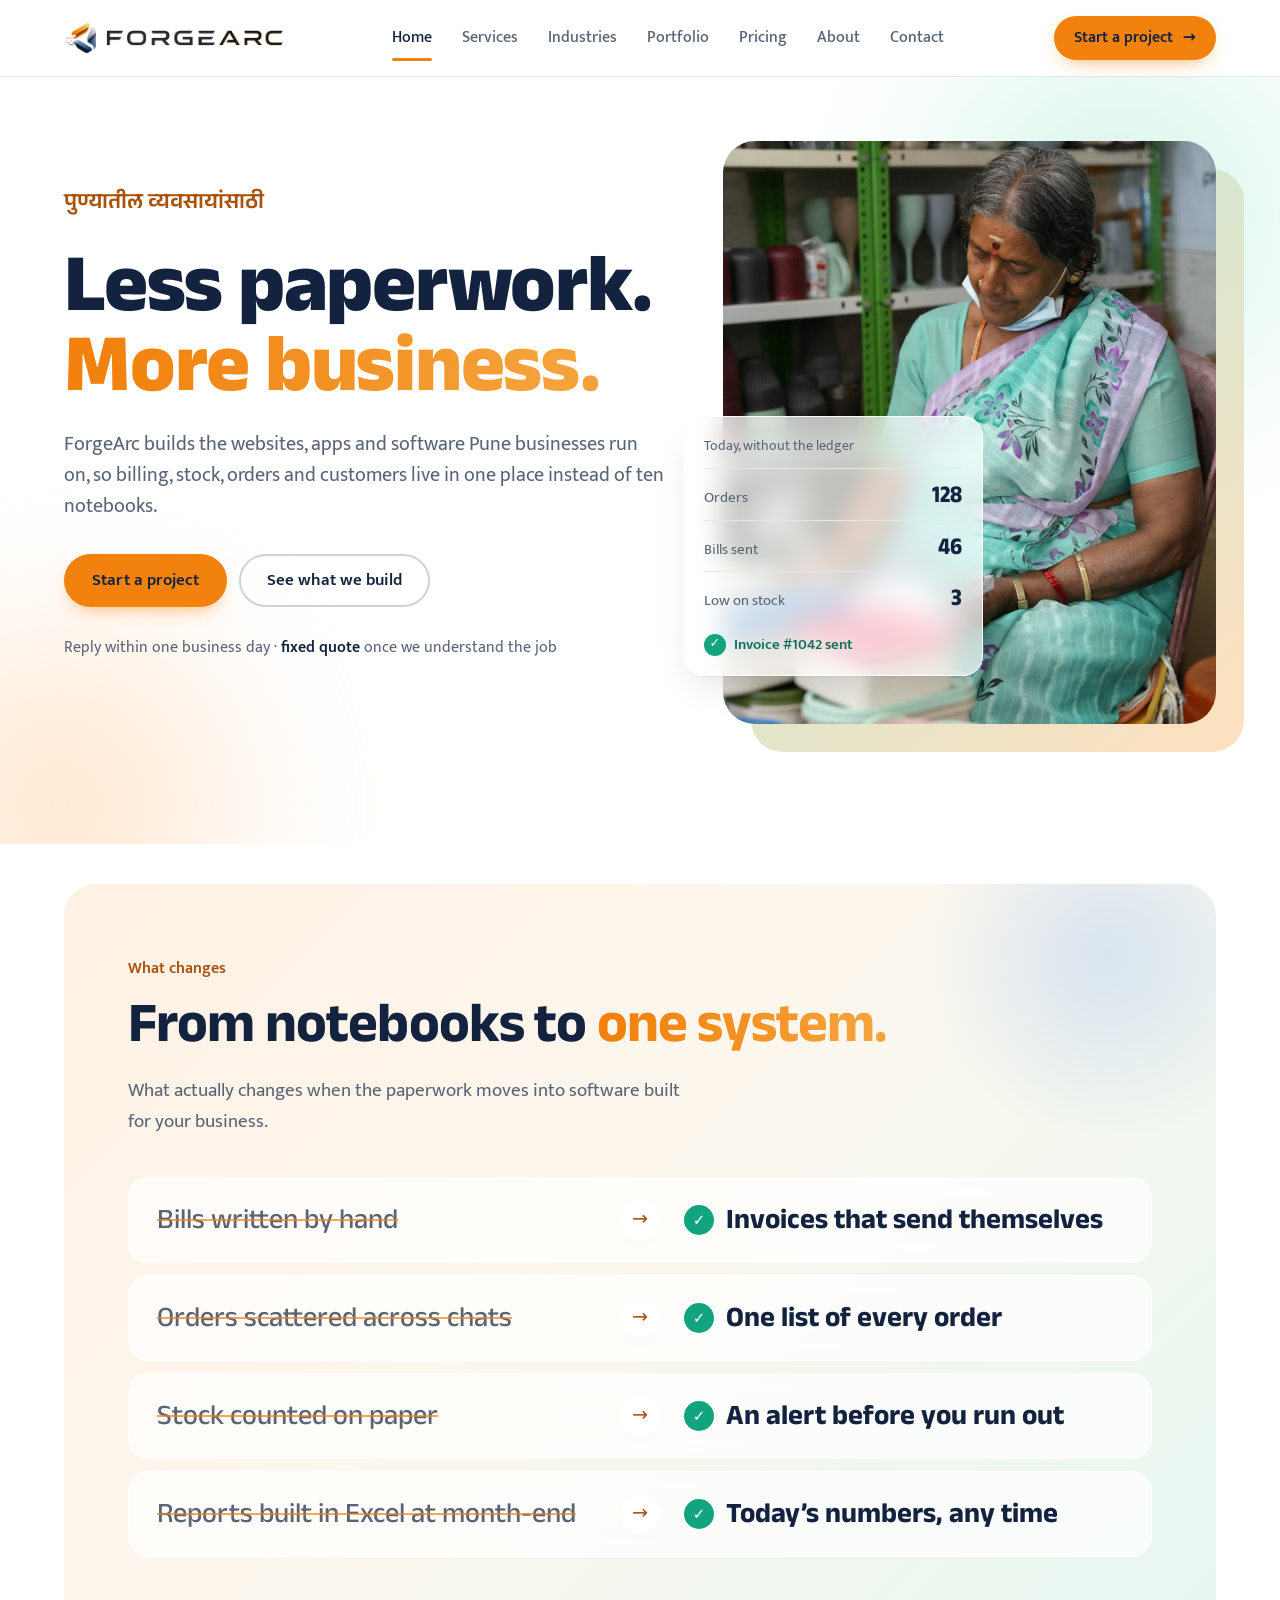
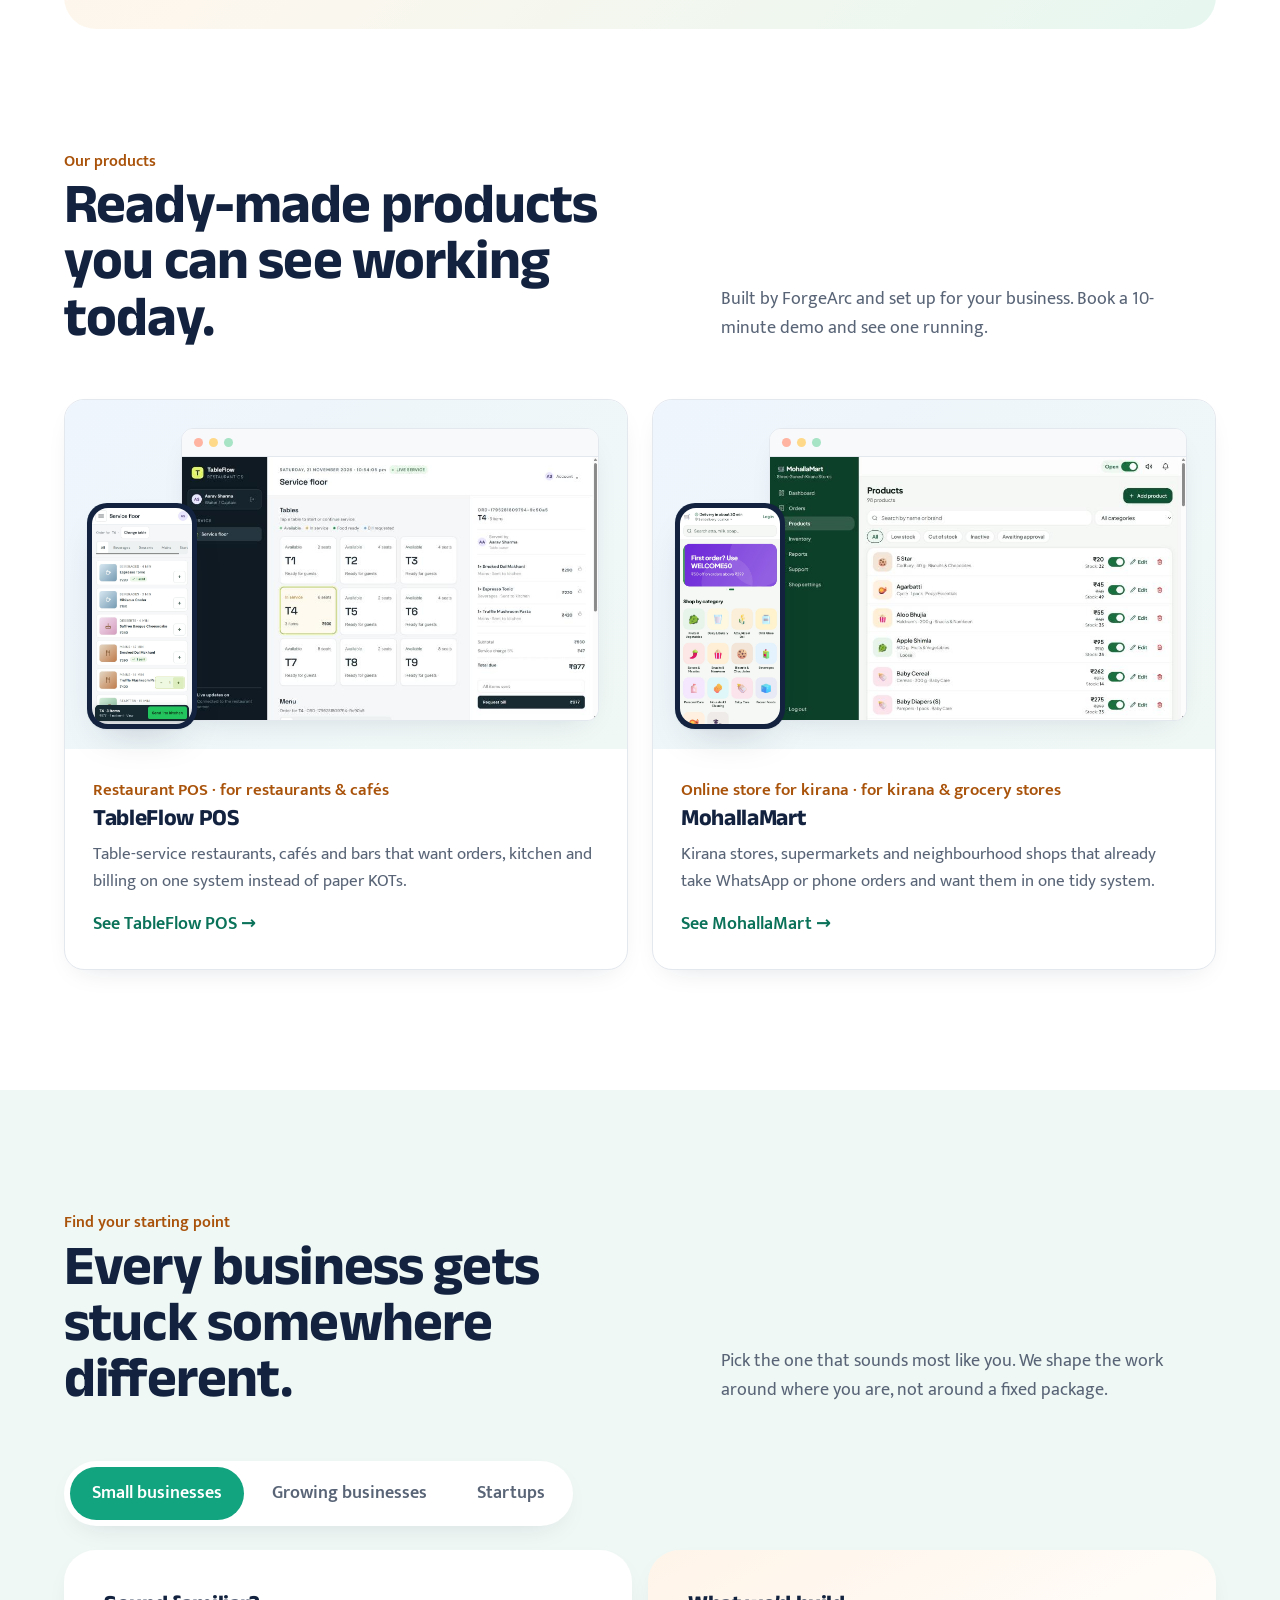
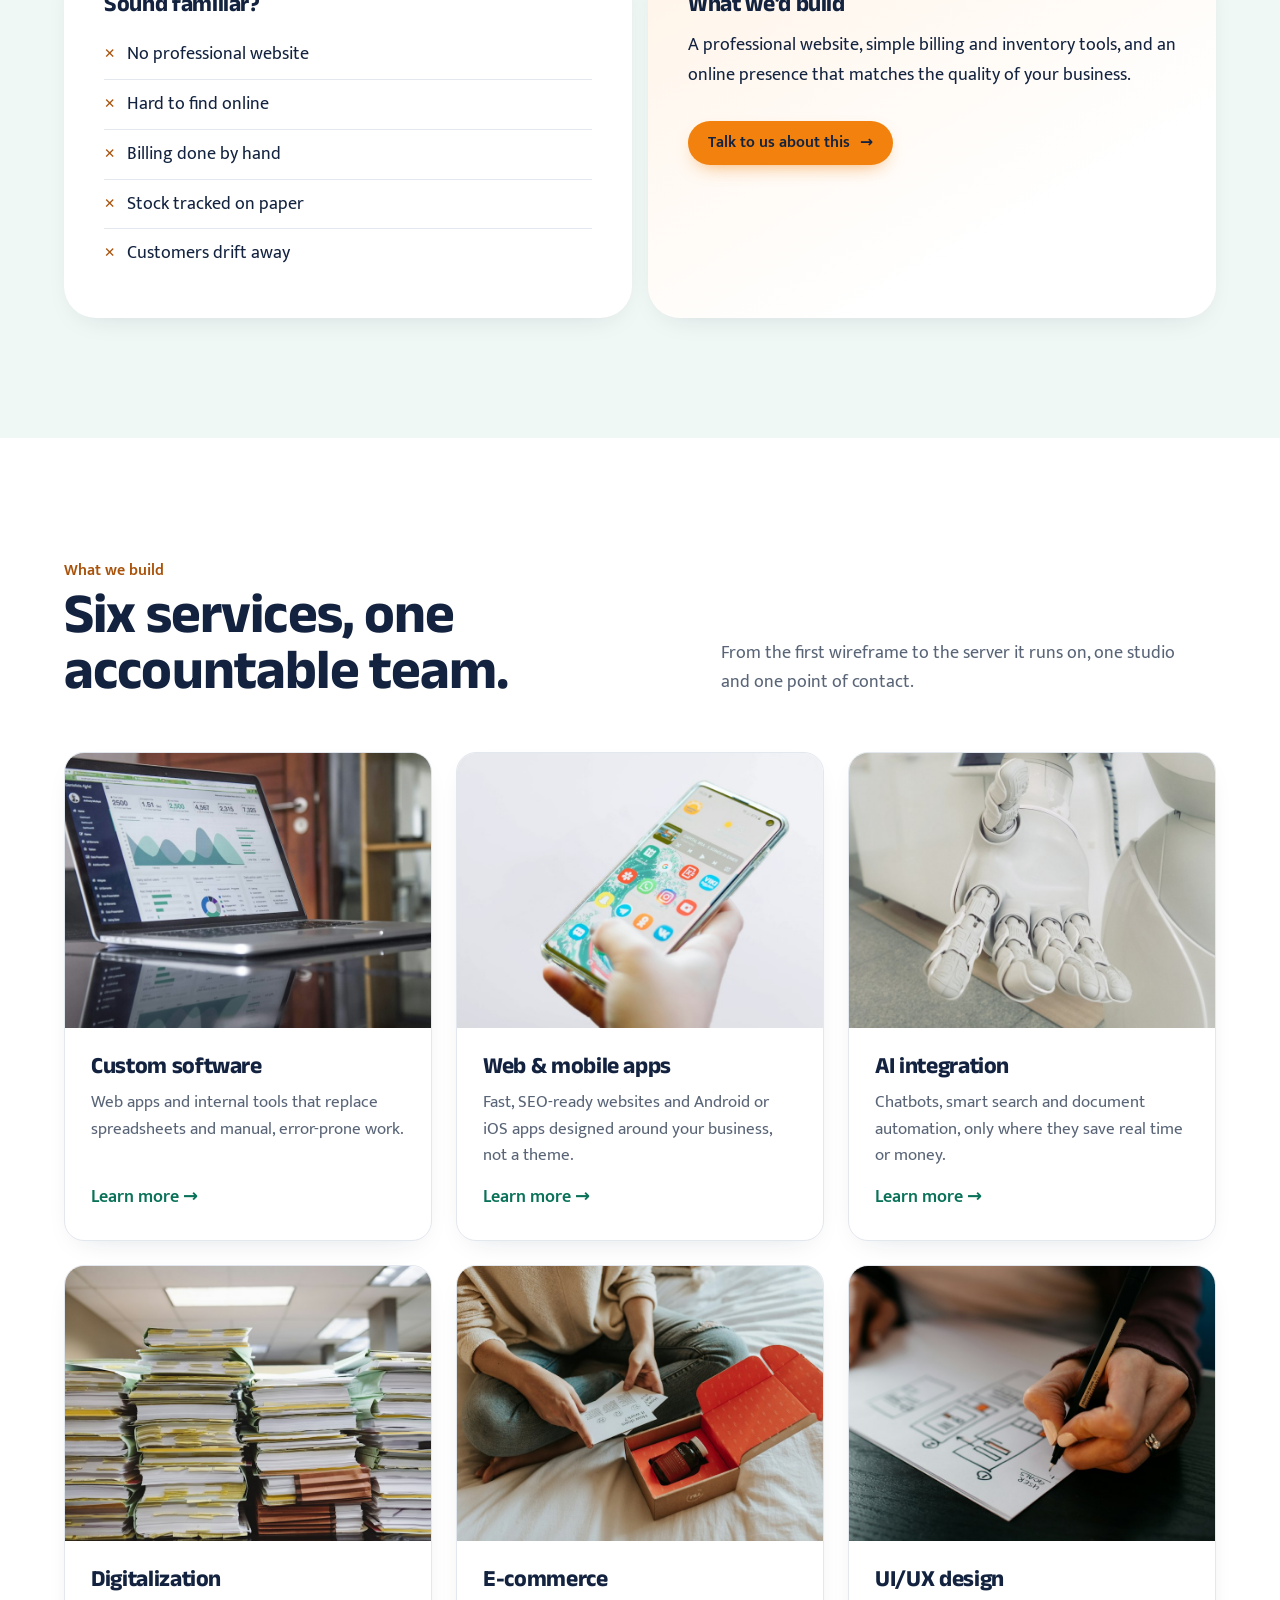
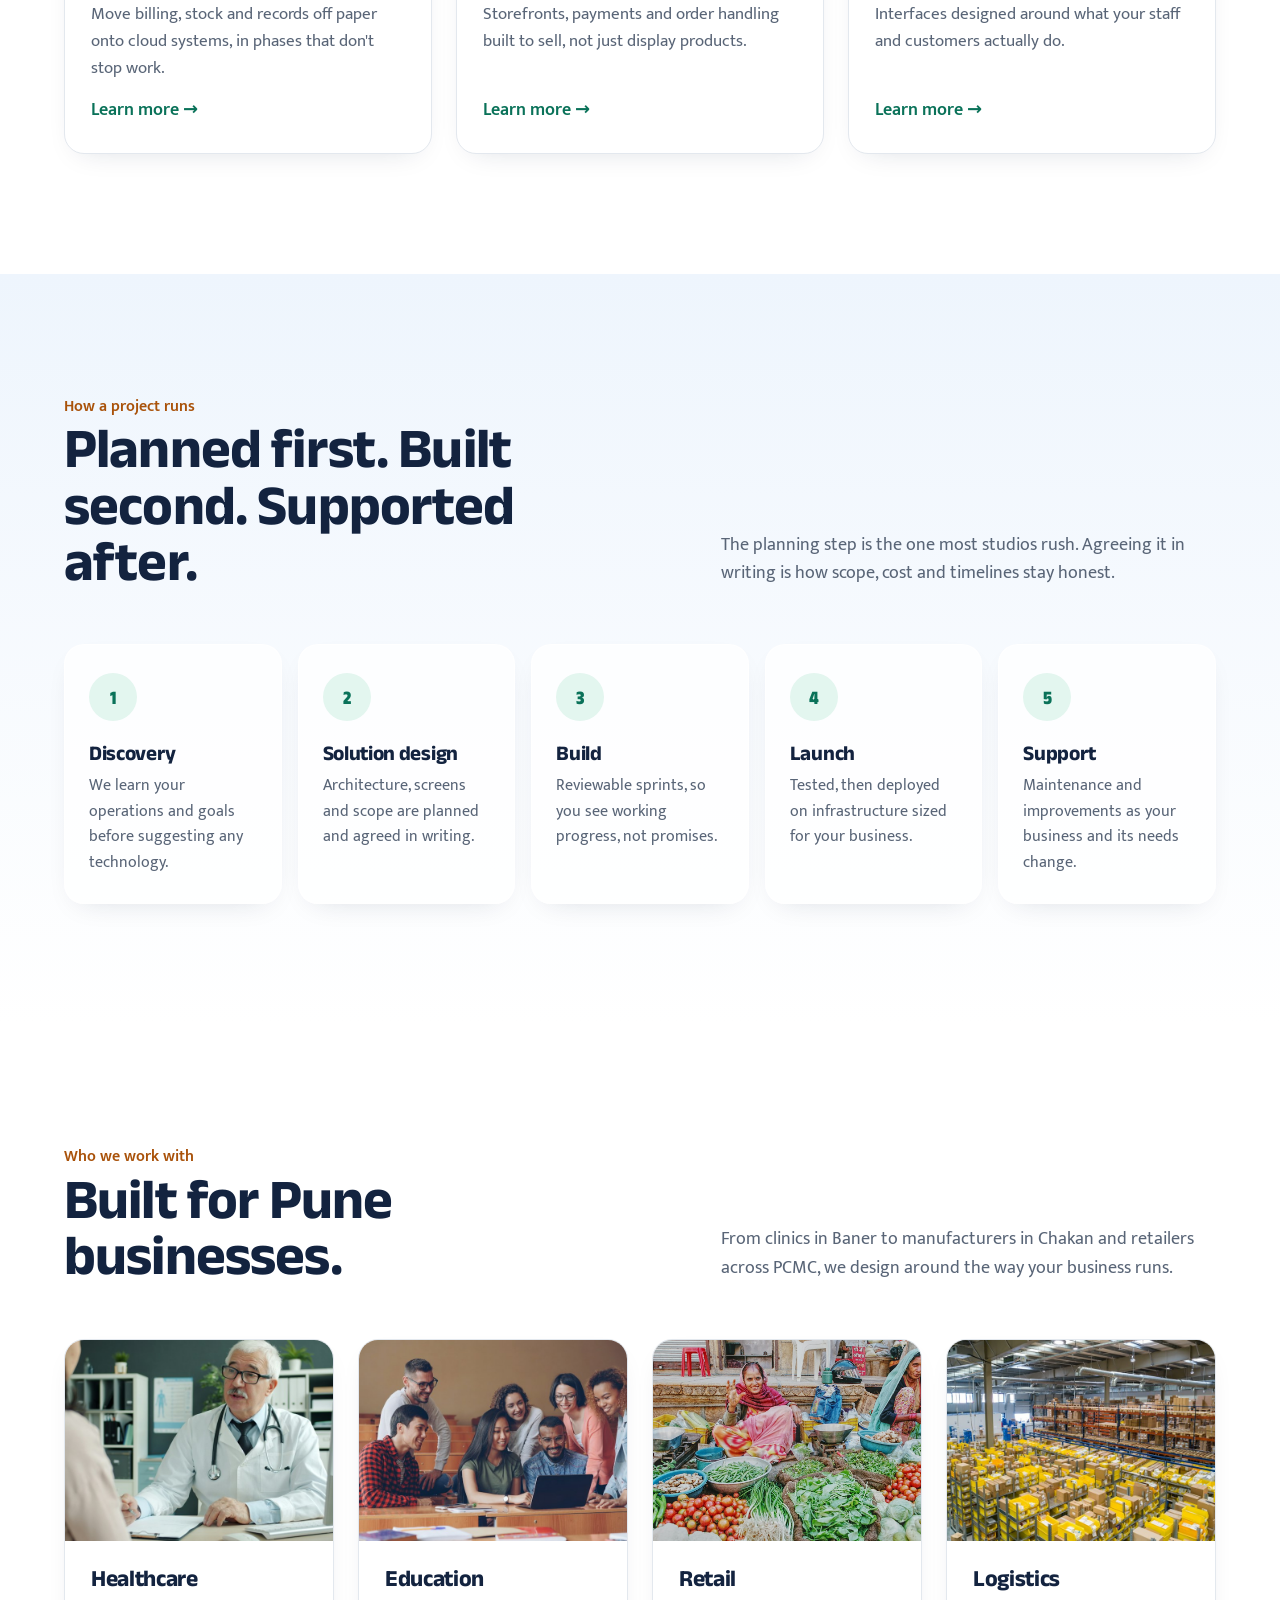
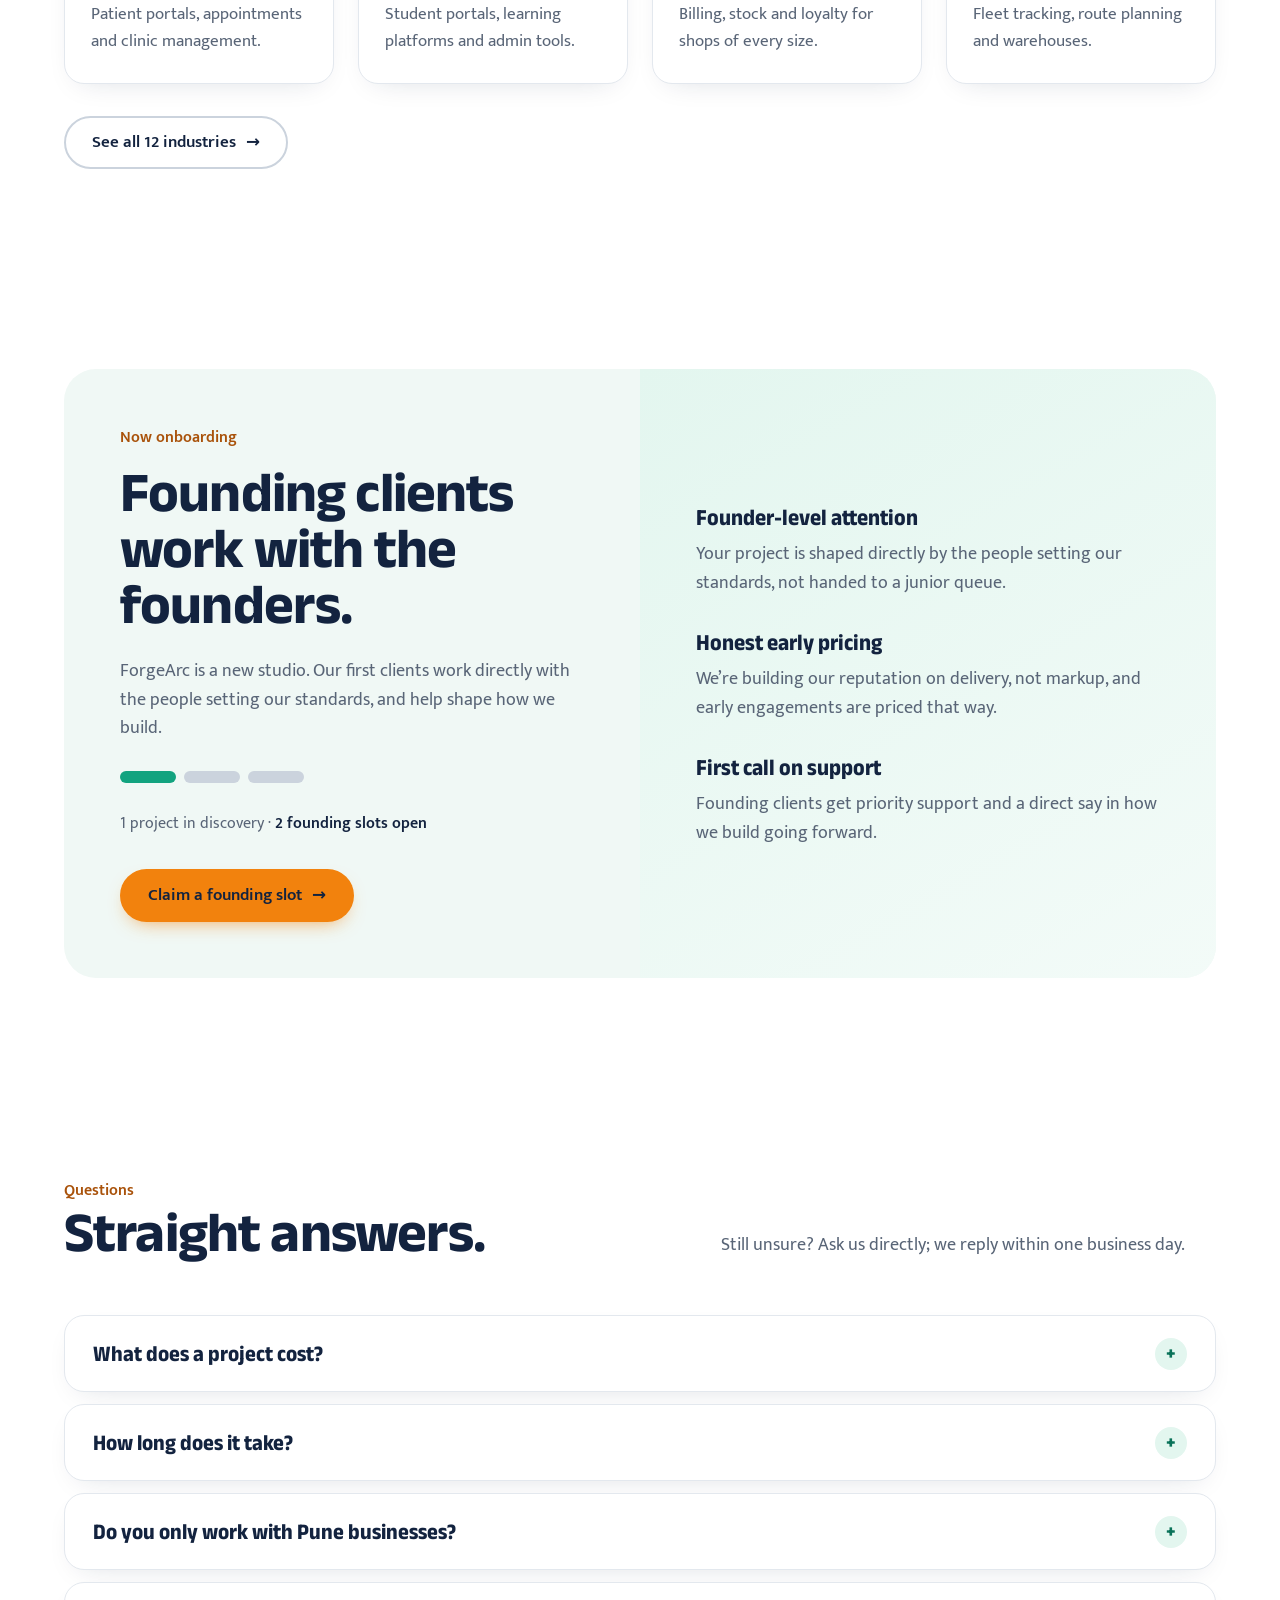
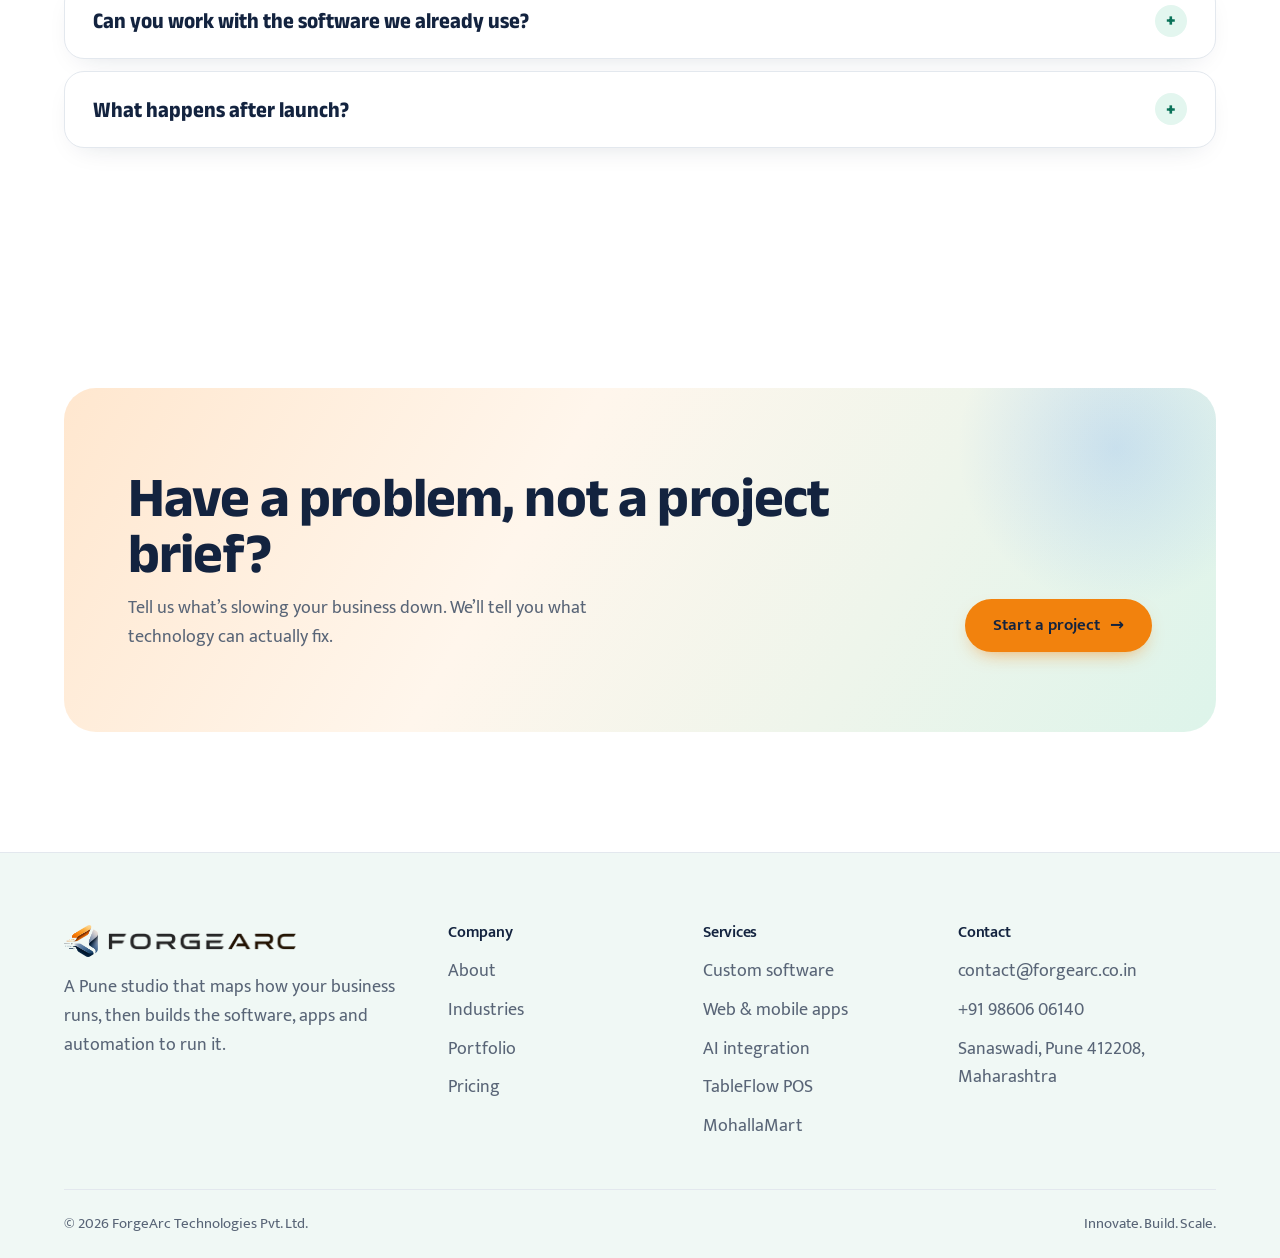
<file: index.html>
<!doctype html>
<html lang="en">
<head>
<meta charset="UTF-8">
<meta name="viewport" content="width=device-width, initial-scale=1.0">
<title>ForgeArc Technologies | Pune Software, Apps &amp; AI Automation</title>
<meta name="description" content="ForgeArc Technologies is a Pune-based IT and AI product studio building custom software, websites, mobile apps, automation, and digital infrastructure for growing businesses.">
<meta name="theme-color" content="#FFFFFF">
<link rel="canonical" href="https://www.forgearc.co.in/">
<meta property="og:type" content="website">
<meta property="og:title" content="ForgeArc Technologies | Pune Software, Apps &amp; AI Automation">
<meta property="og:description" content="ForgeArc Technologies is a Pune-based IT and AI product studio building custom software, websites, mobile apps, automation, and digital infrastructure for growing businesses.">
<meta property="og:url" content="https://www.forgearc.co.in/">
<meta property="og:image" content="https://www.forgearc.co.in/assets/icon-512.png">
<meta name="twitter:card" content="summary_large_image">
<meta name="twitter:title" content="ForgeArc Technologies | Pune Software, Apps &amp; AI Automation">
<meta name="twitter:description" content="ForgeArc Technologies is a Pune-based IT and AI product studio building custom software, websites, mobile apps, automation, and digital infrastructure for growing businesses.">
<meta name="twitter:image" content="https://www.forgearc.co.in/assets/icon-512.png">
<link rel="icon" href="assets/mark.png" type="image/png">
<link rel="apple-touch-icon" href="assets/icon-180.png">
<link rel="preconnect" href="https://fonts.googleapis.com">
<link rel="preconnect" href="https://fonts.gstatic.com" crossorigin>
<link href="https://fonts.googleapis.com/css2?family=Anek+Devanagari:wght@600&family=Anek+Latin:wdth,wght@75..125,400..800&family=Mukta:wght@400;500;600&display=swap" rel="stylesheet">
<link rel="stylesheet" href="css/style.css">
<script>document.documentElement.classList.add('js');</script>
</head>
<body data-page="home">
<a class="skip" href="#main">Skip to content</a>
<header class="site-header" id="site-header"></header>

<main id="main">
<section class="hero">
  <div class="container hero-grid">
    <div>
      <p class="marathi" lang="mr">पुण्यातील व्यवसायांसाठी</p>
      <h1>Less paperwork. <em>More business.</em></h1>
      <p class="lede">ForgeArc builds the websites, apps and software Pune businesses run on, so billing, stock, orders and customers live in one place instead of ten notebooks.</p>
      <div class="actions">
        <a class="btn btn-forge" href="contact.html">Start a project</a>
        <a class="btn btn-line" href="services.html">See what we build</a>
      </div>
      <p class="hero-note">Reply within one business day &middot; <b>fixed quote</b> once we understand the job</p>
    </div>
    <figure class="hero-photo">
      <img src="assets/photos/hero-ledger.jpg" alt="A shopkeeper writing up the day&rsquo;s accounts by hand in a ledger" width="1100" height="1300" fetchpriority="high">
      <div class="float" aria-hidden="true">
        <div class="t">Today, without the ledger</div>
        <div class="row"><span>Orders</span><b>128</b></div>
        <div class="row"><span>Bills sent</span><b>46</b></div>
        <div class="row"><span>Low on stock</span><b>3</b></div>
        <div class="done">Invoice #1042 sent</div>
      </div>
    </figure>
  </div>
</section>

<section class="shift">
  <div class="container">
   <div class="shift-panel">
    <p class="label">What changes</p>
    <h2>From notebooks to <em>one system.</em></h2>
    <p class="lead">What actually changes when the paperwork moves into software built for your business.</p>
    <div class="shift-rows">
      <div class="shift-row reveal"><span class="was">Bills written by hand</span><span class="to" aria-hidden="true">&rarr;</span><span class="now">Invoices that send themselves</span></div>
      <div class="shift-row reveal"><span class="was">Orders scattered across chats</span><span class="to" aria-hidden="true">&rarr;</span><span class="now">One list of every order</span></div>
      <div class="shift-row reveal"><span class="was">Stock counted on paper</span><span class="to" aria-hidden="true">&rarr;</span><span class="now">An alert before you run out</span></div>
      <div class="shift-row reveal"><span class="was">Reports built in Excel at month-end</span><span class="to" aria-hidden="true">&rarr;</span><span class="now">Today&rsquo;s numbers, any time</span></div>
    </div>
   </div>
  </div>
</section>

<section class="section">
  <div class="container">
    <div class="section-head"><div><p class="label">Our products</p><h2>Ready-made products you can see working today.</h2></div><p>Built by ForgeArc and set up for your business. Book a 10-minute demo and see one running.</p></div>
    <div class="grid g2"><a class="card product-card link reveal" href="tableflow.html">
        <div class="pc-media"><div class="browser-frame"><div class="bar" aria-hidden="true"><i></i><i></i><i></i></div><img src="assets/products/tableflow-desktop.jpg" alt="" width="800" height="506" loading="lazy"></div><div class="phone-frame"><img src="assets/products/tableflow-order.jpg" alt="" width="750" height="1624" loading="lazy"></div></div>
        <div class="body"><p class="label">Restaurant POS &middot; for restaurants &amp; caf&eacute;s</p><h3>TableFlow POS</h3><p>Table-service restaurants, caf&eacute;s and bars that want orders, kitchen and billing on one system instead of paper KOTs.</p><span class="more">See TableFlow POS &rarr;</span></div>
      </a><a class="card product-card link reveal" href="mohalla-mart.html">
        <div class="pc-media"><div class="browser-frame"><div class="bar" aria-hidden="true"><i></i><i></i><i></i></div><img src="assets/products/mohallamart-products.jpg" alt="" width="800" height="506" loading="lazy"></div><div class="phone-frame"><img src="assets/products/mohallamart-store.jpg" alt="" width="750" height="1624" loading="lazy"></div></div>
        <div class="body"><p class="label">Online store for kirana &middot; for kirana &amp; grocery stores</p><h3>MohallaMart</h3><p>Kirana stores, supermarkets and neighbourhood shops that already take WhatsApp or phone orders and want them in one tidy system.</p><span class="more">See MohallaMart &rarr;</span></div>
      </a></div>
  </div>
</section>

<section class="section band">
  <div class="container">
    <div class="section-head">
      <div><p class="label">Find your starting point</p><h2>Every business gets stuck somewhere different.</h2></div>
      <p>Pick the one that sounds most like you. We shape the work around where you are, not around a fixed package.</p>
    </div>
    <div class="tabs" role="tablist" aria-label="Business stage"><button class="tab" role="tab" id="tab-small" aria-controls="panel-small" aria-selected="true" tabindex="0">Small businesses</button><button class="tab" role="tab" id="tab-medium" aria-controls="panel-medium" aria-selected="false" tabindex="-1">Growing businesses</button><button class="tab" role="tab" id="tab-startup" aria-controls="panel-startup" aria-selected="false" tabindex="-1">Startups</button></div>
    <div class="tab-panel" role="tabpanel" id="panel-small" aria-labelledby="tab-small">
        <div><h3>Sound familiar?</h3><ul><li>No professional website</li><li>Hard to find online</li><li>Billing done by hand</li><li>Stock tracked on paper</li><li>Customers drift away</li></ul></div>
        <div><h3>What we&rsquo;d build</h3><p>A professional website, simple billing and inventory tools, and an online presence that matches the quality of your business.</p><div class="actions"><a class="btn btn-forge btn-sm" href="contact.html">Talk to us about this <span class="arr" aria-hidden="true">&rarr;</span></a></div></div>
      </div><div class="tab-panel" role="tabpanel" id="panel-medium" aria-labelledby="tab-medium" hidden>
        <div><h3>Sound familiar?</h3><ul><li>Several systems that don’t talk to each other</li><li>Too much repetitive manual work</li><li>Reports nobody trusts</li><li>Growth exposes every gap</li></ul></div>
        <div><h3>What we&rsquo;d build</h3><p>We connect fragmented tools into one system, automate the repetitive work, and give you reporting you can actually rely on.</p><div class="actions"><a class="btn btn-forge btn-sm" href="contact.html">Talk to us about this <span class="arr" aria-hidden="true">&rarr;</span></a></div></div>
      </div><div class="tab-panel" role="tabpanel" id="panel-startup" aria-labelledby="tab-startup" hidden>
        <div><h3>Sound familiar?</h3><ul><li>You need an MVP, fast</li><li>The budget is tight</li><li>Architecture has to scale later</li><li>You need technical judgement, not just code</li></ul></div>
        <div><h3>What we&rsquo;d build</h3><p>A lean, well-architected MVP built to validate fast, on infrastructure that won’t need a rebuild when traction arrives.</p><div class="actions"><a class="btn btn-forge btn-sm" href="contact.html">Talk to us about this <span class="arr" aria-hidden="true">&rarr;</span></a></div></div>
      </div>
  </div>
</section>

<section class="section">
  <div class="container">
    <div class="section-head">
      <div><p class="label">What we build</p><h2>Six services, one accountable team.</h2></div>
      <p>From the first wireframe to the server it runs on, one studio and one point of contact.</p>
    </div>
    <div class="grid g3"><a class="card photo-card link reveal" href="services.html#custom-software"><img src="assets/photos/svc-software.jpg" alt="" width="960" height="640" loading="lazy"><div class="body"><h3>Custom software</h3><p>Web apps and internal tools that replace spreadsheets and manual, error-prone work.</p><span class="more">Learn more &rarr;</span></div></a><a class="card photo-card link reveal" href="services.html#apps"><img src="assets/photos/svc-apps.jpg" alt="" width="960" height="640" loading="lazy"><div class="body"><h3>Web &amp; mobile apps</h3><p>Fast, SEO-ready websites and Android or iOS apps designed around your business, not a theme.</p><span class="more">Learn more &rarr;</span></div></a><a class="card photo-card link reveal" href="services.html#ai"><img src="assets/photos/svc-ai.jpg" alt="" width="960" height="640" loading="lazy"><div class="body"><h3>AI integration</h3><p>Chatbots, smart search and document automation, only where they save real time or money.</p><span class="more">Learn more &rarr;</span></div></a><a class="card photo-card link reveal" href="services.html#digitalization"><img src="assets/photos/svc-digital.jpg" alt="" width="960" height="640" loading="lazy"><div class="body"><h3>Digitalization</h3><p>Move billing, stock and records off paper onto cloud systems, in phases that don't stop work.</p><span class="more">Learn more &rarr;</span></div></a><a class="card photo-card link reveal" href="services.html#ecommerce"><img src="assets/photos/svc-ecommerce.jpg" alt="" width="960" height="640" loading="lazy"><div class="body"><h3>E-commerce</h3><p>Storefronts, payments and order handling built to sell, not just display products.</p><span class="more">Learn more &rarr;</span></div></a><a class="card photo-card link reveal" href="services.html#uiux"><img src="assets/photos/svc-uiux.jpg" alt="" width="960" height="640" loading="lazy"><div class="body"><h3>UI/UX design</h3><p>Interfaces designed around what your staff and customers actually do.</p><span class="more">Learn more &rarr;</span></div></a></div>
  </div>
</section>

<section class="section steps-band">
  <div class="container">
    <div class="section-head">
      <div><p class="label">How a project runs</p><h2>Planned first. Built second. Supported after.</h2></div>
      <p>The planning step is the one most studios rush. Agreeing it in writing is how scope, cost and timelines stay honest.</p>
    </div>
    <ol class="steps"><li class="step"><h3>Discovery</h3><p>We learn your operations and goals before suggesting any technology.</p></li><li class="step"><h3>Solution design</h3><p>Architecture, screens and scope are planned and agreed in writing.</p></li><li class="step"><h3>Build</h3><p>Reviewable sprints, so you see working progress, not promises.</p></li><li class="step"><h3>Launch</h3><p>Tested, then deployed on infrastructure sized for your business.</p></li><li class="step"><h3>Support</h3><p>Maintenance and improvements as your business and its needs change.</p></li></ol>
  </div>
</section>

<section class="section">
  <div class="container">
    <div class="section-head">
      <div><p class="label">Who we work with</p><h2>Built for Pune businesses.</h2></div>
      <p>From clinics in Baner to manufacturers in Chakan and retailers across PCMC, we design around the way your business runs.</p>
    </div>
    <div class="grid g4"><a class="card photo-card link reveal" href="industries.html"><img src="assets/photos/healthcare.jpg" alt="" width="800" height="500" loading="lazy"><div class="body"><h3>Healthcare</h3><p>Patient portals, appointments and clinic management.</p></div></a><a class="card photo-card link reveal" href="industries.html"><img src="assets/photos/education.jpg" alt="" width="800" height="500" loading="lazy"><div class="body"><h3>Education</h3><p>Student portals, learning platforms and admin tools.</p></div></a><a class="card photo-card link reveal" href="industries.html"><img src="assets/photos/shop-kirana.jpg" alt="" width="800" height="500" loading="lazy"><div class="body"><h3>Retail</h3><p>Billing, stock and loyalty for shops of every size.</p></div></a><a class="card photo-card link reveal" href="industries.html"><img src="assets/photos/logistics.jpg" alt="" width="800" height="500" loading="lazy"><div class="body"><h3>Logistics</h3><p>Fleet tracking, route planning and warehouses.</p></div></a></div>
    <div class="actions"><a class="btn btn-line" href="industries.html">See all 12 industries <span class="arr" aria-hidden="true">&rarr;</span></a></div>
  </div>
</section>

<section class="section-tight">
  <div class="container">
    <div class="offer reveal">
      <div>
        <p class="label">Now onboarding</p>
        <h2>Founding clients work with the founders.</h2>
        <p>ForgeArc is a new studio. Our first clients work directly with the people setting our standards, and help shape how we build.</p>
        <div class="slots" aria-hidden="true"><i class="taken"></i><i></i><i></i></div>
        <p class="hero-note">1 project in discovery &middot; <b>2 founding slots open</b></p>
        <div class="actions"><a class="btn btn-forge" href="contact.html">Claim a founding slot <span class="arr" aria-hidden="true">&rarr;</span></a></div>
      </div>
      <div>
        <ul>
          <li><b>Founder-level attention</b><span>Your project is shaped directly by the people setting our standards, not handed to a junior queue.</span></li>
          <li><b>Honest early pricing</b><span>We&rsquo;re building our reputation on delivery, not markup, and early engagements are priced that way.</span></li>
          <li><b>First call on support</b><span>Founding clients get priority support and a direct say in how we build going forward.</span></li>
        </ul>
      </div>
    </div>
  </div>
</section>

<section class="section">
  <div class="container">
    <div class="section-head">
      <div><p class="label">Questions</p><h2>Straight answers.</h2></div>
      <p>Still unsure? Ask us directly; we reply within one business day.</p>
    </div>
    <div class="faq"><details><summary>What does a project cost?</summary><p>Websites start from &#8377;10K and custom web or mobile apps from &#8377;50K. Every quote is fixed once we understand what you actually need. <a class="u" href="pricing.html">See pricing</a>.</p></details><details><summary>How long does it take?</summary><p>A website usually takes 1&ndash;2 weeks. A custom web or mobile app usually takes 6&ndash;8 weeks. Larger, multi-system work is scoped individually.</p></details><details><summary>Do you only work with Pune businesses?</summary><p>We&rsquo;re based in Sanaswadi, Pune, and work with businesses both locally and remotely.</p></details><details><summary>Can you work with the software we already use?</summary><p>Yes. Connecting to the tools you already rely on is a normal part of our custom software work.</p></details><details><summary>What happens after launch?</summary><p>Every project includes a support window: 30 days for websites and 90 days for apps. Ongoing maintenance plans are available after that.</p></details></div>
  </div>
</section>

<section class="section">
  <div class="container">
    <div class="cta reveal">
      <div><h2>Have a problem, not a project brief?</h2><p>Tell us what&rsquo;s slowing your business down. We&rsquo;ll tell you what technology can actually fix.</p></div>
      <a class="btn btn-forge" href="contact.html">Start a project <span class="arr" aria-hidden="true">&rarr;</span></a>
    </div>
  </div>
</section>

</main>

<footer class="site-footer" id="site-footer"></footer>

<script src="js/layout.js"></script>
<script src="js/schema.js"></script>
<script src="js/script.js"></script>
</body>
</html>
</file>
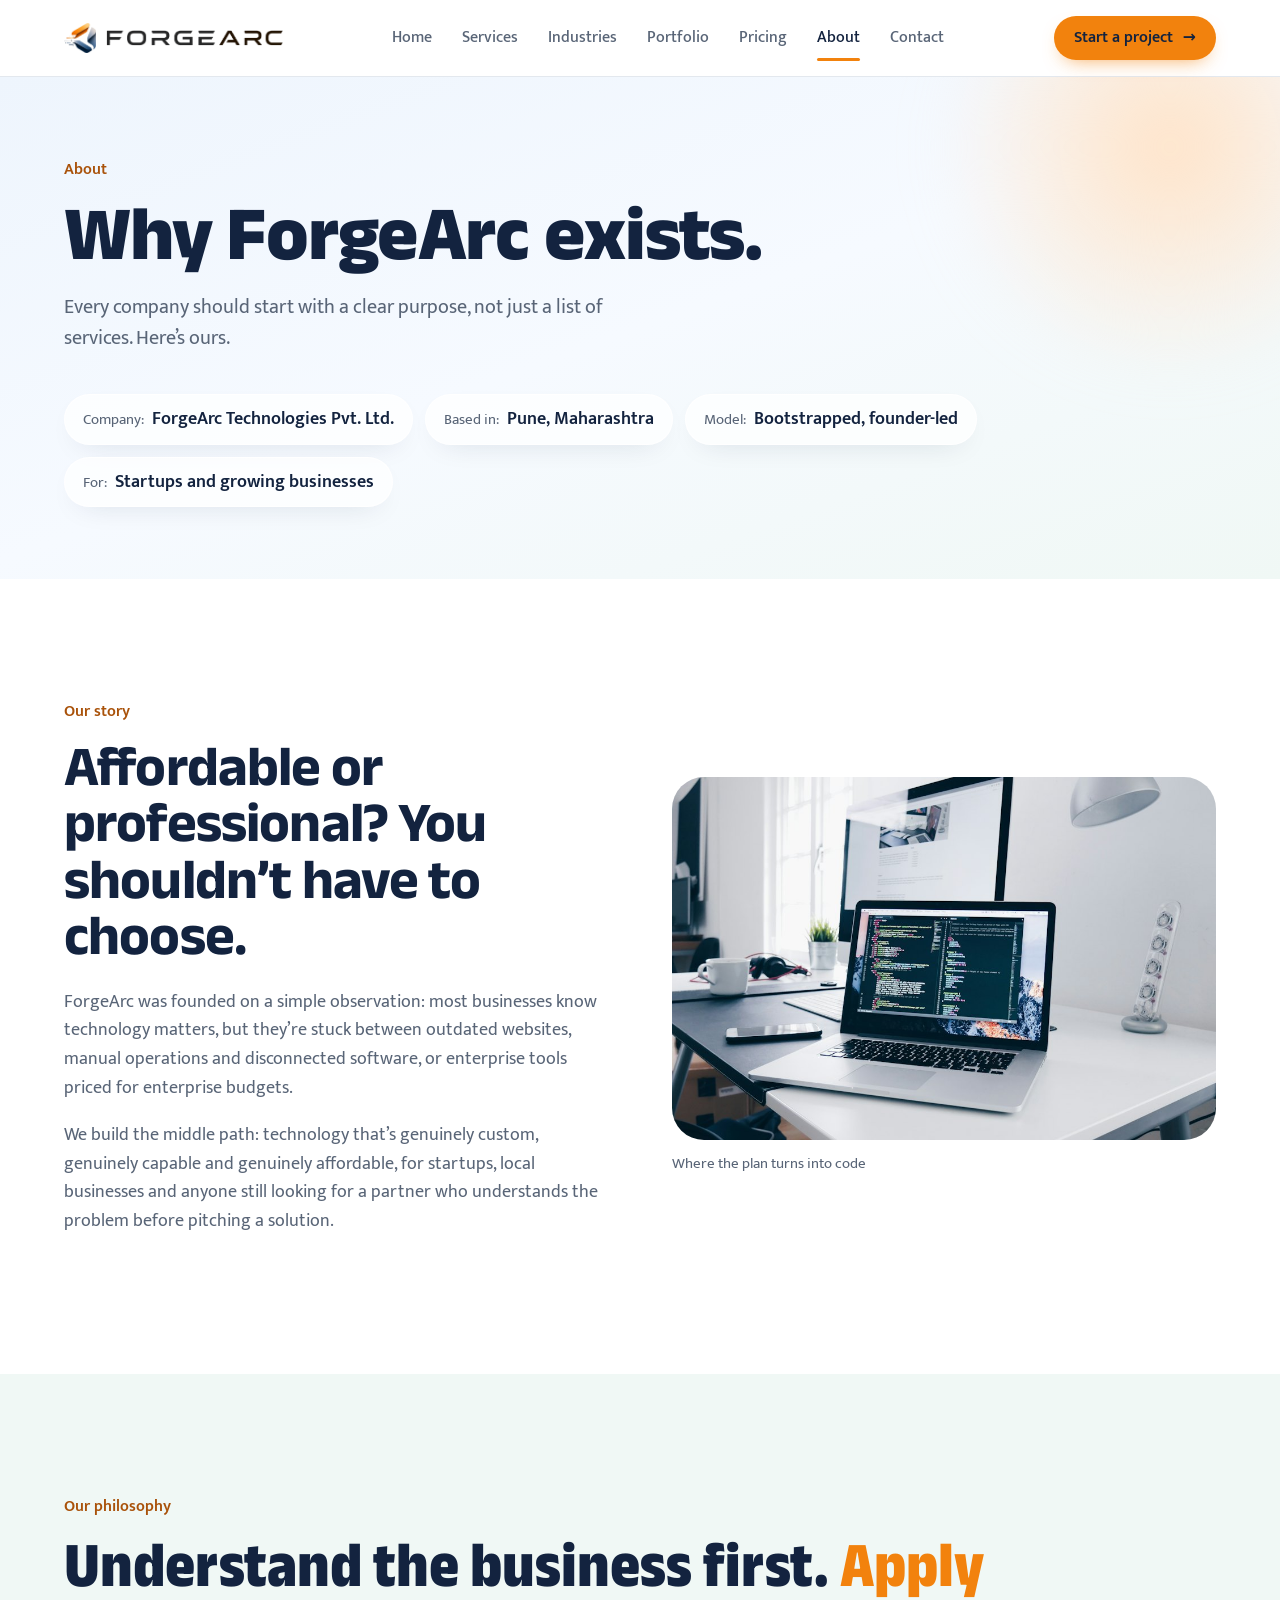
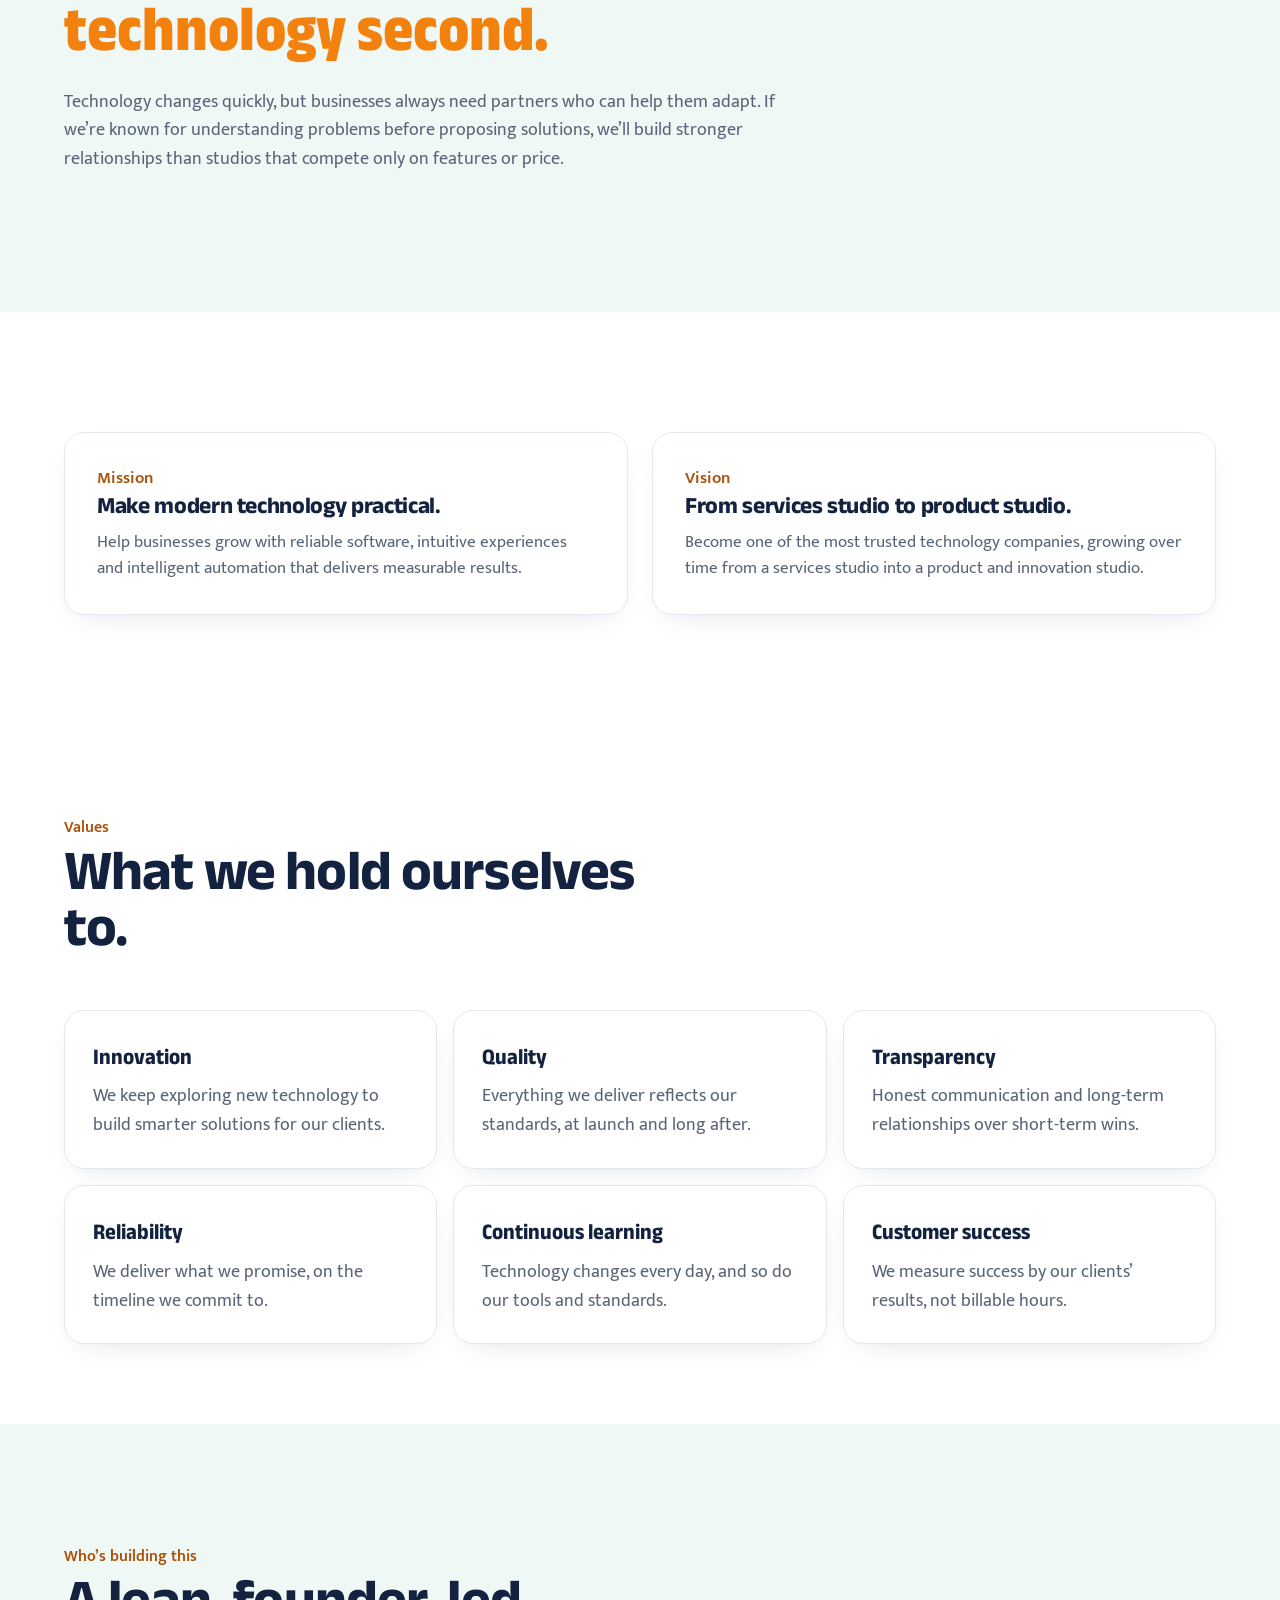
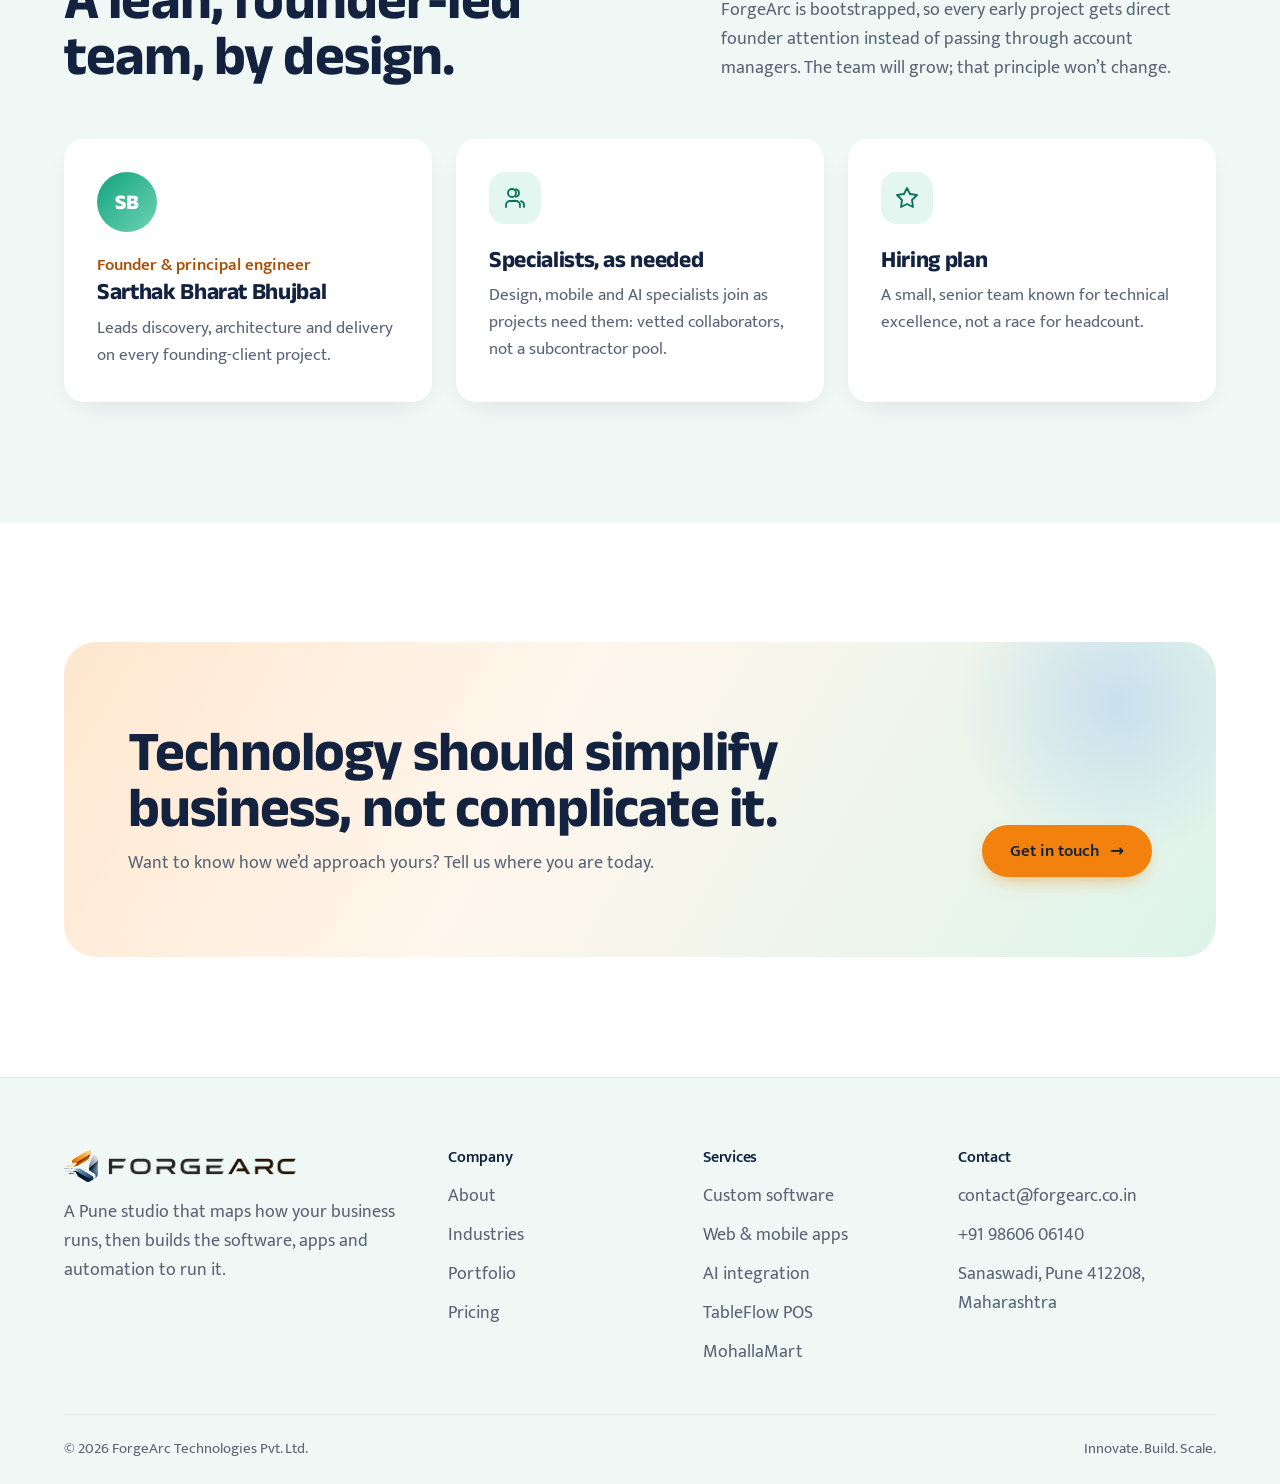
<file: about.html>
<!doctype html>
<html lang="en">
<head>
<meta charset="UTF-8">
<meta name="viewport" content="width=device-width, initial-scale=1.0">
<title>About ForgeArc | ForgeArc Technologies</title>
<meta name="description" content="ForgeArc Technologies exists to make modern technology practical, accessible, and valuable for businesses of every size. Read our story, mission, vision and values.">
<meta name="theme-color" content="#FFFFFF">
<link rel="canonical" href="https://www.forgearc.co.in/about.html">
<meta property="og:type" content="website">
<meta property="og:title" content="About ForgeArc | ForgeArc Technologies">
<meta property="og:description" content="ForgeArc Technologies exists to make modern technology practical, accessible, and valuable for businesses of every size. Read our story, mission, vision and values.">
<meta property="og:url" content="https://www.forgearc.co.in/about.html">
<meta property="og:image" content="https://www.forgearc.co.in/assets/icon-512.png">
<meta name="twitter:card" content="summary_large_image">
<meta name="twitter:title" content="About ForgeArc | ForgeArc Technologies">
<meta name="twitter:description" content="ForgeArc Technologies exists to make modern technology practical, accessible, and valuable for businesses of every size. Read our story, mission, vision and values.">
<meta name="twitter:image" content="https://www.forgearc.co.in/assets/icon-512.png">
<link rel="icon" href="assets/mark.png" type="image/png">
<link rel="apple-touch-icon" href="assets/icon-180.png">
<link rel="preconnect" href="https://fonts.googleapis.com">
<link rel="preconnect" href="https://fonts.gstatic.com" crossorigin>
<link href="https://fonts.googleapis.com/css2?family=Anek+Devanagari:wght@600&family=Anek+Latin:wdth,wght@75..125,400..800&family=Mukta:wght@400;500;600&display=swap" rel="stylesheet">
<link rel="stylesheet" href="css/style.css">
<script>document.documentElement.classList.add('js');</script>
</head>
<body data-page="about">
<a class="skip" href="#main">Skip to content</a>
<header class="site-header" id="site-header"></header>

<main id="main">
<section class="page-head">
  <div class="container">
    <p class="label">About</p>
    <h1>Why ForgeArc exists.</h1>
    <p class="lede">Every company should start with a clear purpose, not just a list of services. Here&rsquo;s ours.</p>
    <dl class="title-block marks"><div><dt>Company</dt><dd>ForgeArc Technologies Pvt. Ltd.</dd></div><div><dt>Based in</dt><dd>Pune, Maharashtra</dd></div><div><dt>Model</dt><dd>Bootstrapped, founder-led</dd></div><div><dt>For</dt><dd>Startups and growing businesses</dd></div></dl>
  </div>
</section>

<section class="section">
  <div class="container">
    <div class="grid g2" style="gap:64px;align-items:center;">
      <div class="reveal">
        <p class="label">Our story</p>
        <h2>Affordable or professional? You shouldn&rsquo;t have to choose.</h2>
        <p>ForgeArc was founded on a simple observation: most businesses know technology matters, but they&rsquo;re stuck between outdated websites, manual operations and disconnected software, or enterprise tools priced for enterprise budgets.</p>
        <p>We build the middle path: technology that&rsquo;s genuinely custom, genuinely capable and genuinely affordable, for startups, local businesses and anyone still looking for a partner who understands the problem before pitching a solution.</p>
      </div>
      <figure class="fig marks reveal"><img src="assets/photos/about-desk.jpg" alt="" width="960" height="640" loading="lazy"><figcaption>Where the plan turns into code</figcaption></figure>
    </div>
  </div>
</section>

<section class="section band">
  <div class="container">
    <p class="label">Our philosophy</p>
    <p class="quote reveal">Understand the business first. <em>Apply technology second.</em></p>
    <p style="max-width:720px;">Technology changes quickly, but businesses always need partners who can help them adapt. If we&rsquo;re known for understanding problems before proposing solutions, we&rsquo;ll build stronger relationships than studios that compete only on features or price.</p>
  </div>
</section>

<section class="section" id="mission">
  <div class="container">
    <div class="grid g2">
      <div class="card reveal"><p class="label">Mission</p><h3>Make modern technology practical.</h3><p>Help businesses grow with reliable software, intuitive experiences and intelligent automation that delivers measurable results.</p></div>
      <div class="card reveal"><p class="label">Vision</p><h3>From services studio to product studio.</h3><p>Become one of the most trusted technology companies, growing over time from a services studio into a product and innovation studio.</p></div>
    </div>
  </div>
</section>

<section class="section-tight">
  <div class="container">
    <div class="section-head"><div><p class="label">Values</p><h2>What we hold ourselves to.</h2></div></div>
    <dl class="values"><div><dt>Innovation</dt><dd>We keep exploring new technology to build smarter solutions for our clients.</dd></div><div><dt>Quality</dt><dd>Everything we deliver reflects our standards, at launch and long after.</dd></div><div><dt>Transparency</dt><dd>Honest communication and long-term relationships over short-term wins.</dd></div><div><dt>Reliability</dt><dd>We deliver what we promise, on the timeline we commit to.</dd></div><div><dt>Continuous learning</dt><dd>Technology changes every day, and so do our tools and standards.</dd></div><div><dt>Customer success</dt><dd>We measure success by our clients&rsquo; results, not billable hours.</dd></div></dl>
  </div>
</section>

<section class="section band">
  <div class="container">
    <div class="section-head">
      <div><p class="label">Who&rsquo;s building this</p><h2>A lean, founder-led team, by design.</h2></div>
      <p>ForgeArc is bootstrapped, so every early project gets direct founder attention instead of passing through account managers. The team will grow; that principle won&rsquo;t change.</p>
    </div>
    <div class="grid g3"><div class="card reveal"><div class="avatar" aria-hidden="true">SB</div><p class="label plain">Founder &amp; principal engineer</p><h3>Sarthak Bharat Bhujbal</h3><p>Leads discovery, architecture and delivery on every founding-client project.</p></div><div class="card reveal"><div class="icon"><svg viewBox="0 0 24 24" fill="none" stroke-width="1.8" stroke-linecap="round" stroke-linejoin="round" aria-hidden="true"><path d="M17 21v-2a4 4 0 00-4-4H7a4 4 0 00-4 4v2M13 3.13a4 4 0 010 7.75M21 21v-2a4 4 0 00-3-3.87"/><circle cx="9" cy="7" r="4"/></svg></div><h3>Specialists, as needed</h3><p>Design, mobile and AI specialists join as projects need them: vetted collaborators, not a subcontractor pool.</p></div><div class="card reveal"><div class="icon"><svg viewBox="0 0 24 24" fill="none" stroke-width="1.8" stroke-linecap="round" stroke-linejoin="round" aria-hidden="true"><path d="M12 2l3 6 7 1-5 5 1 7-6-3-6 3 1-7-5-5 7-1z"/></svg></div><h3>Hiring plan</h3><p>A small, senior team known for technical excellence, not a race for headcount.</p></div></div>
  </div>
</section>

<section class="section">
  <div class="container">
    <div class="cta reveal">
      <div><h2>Technology should simplify business, not complicate it.</h2><p>Want to know how we&rsquo;d approach yours? Tell us where you are today.</p></div>
      <a class="btn btn-forge" href="contact.html">Get in touch <span class="arr" aria-hidden="true">&rarr;</span></a>
    </div>
  </div>
</section>

</main>

<footer class="site-footer" id="site-footer"></footer>

<script src="js/layout.js"></script>
<script src="js/schema.js"></script>
<script src="js/script.js"></script>
</body>
</html>
</file>
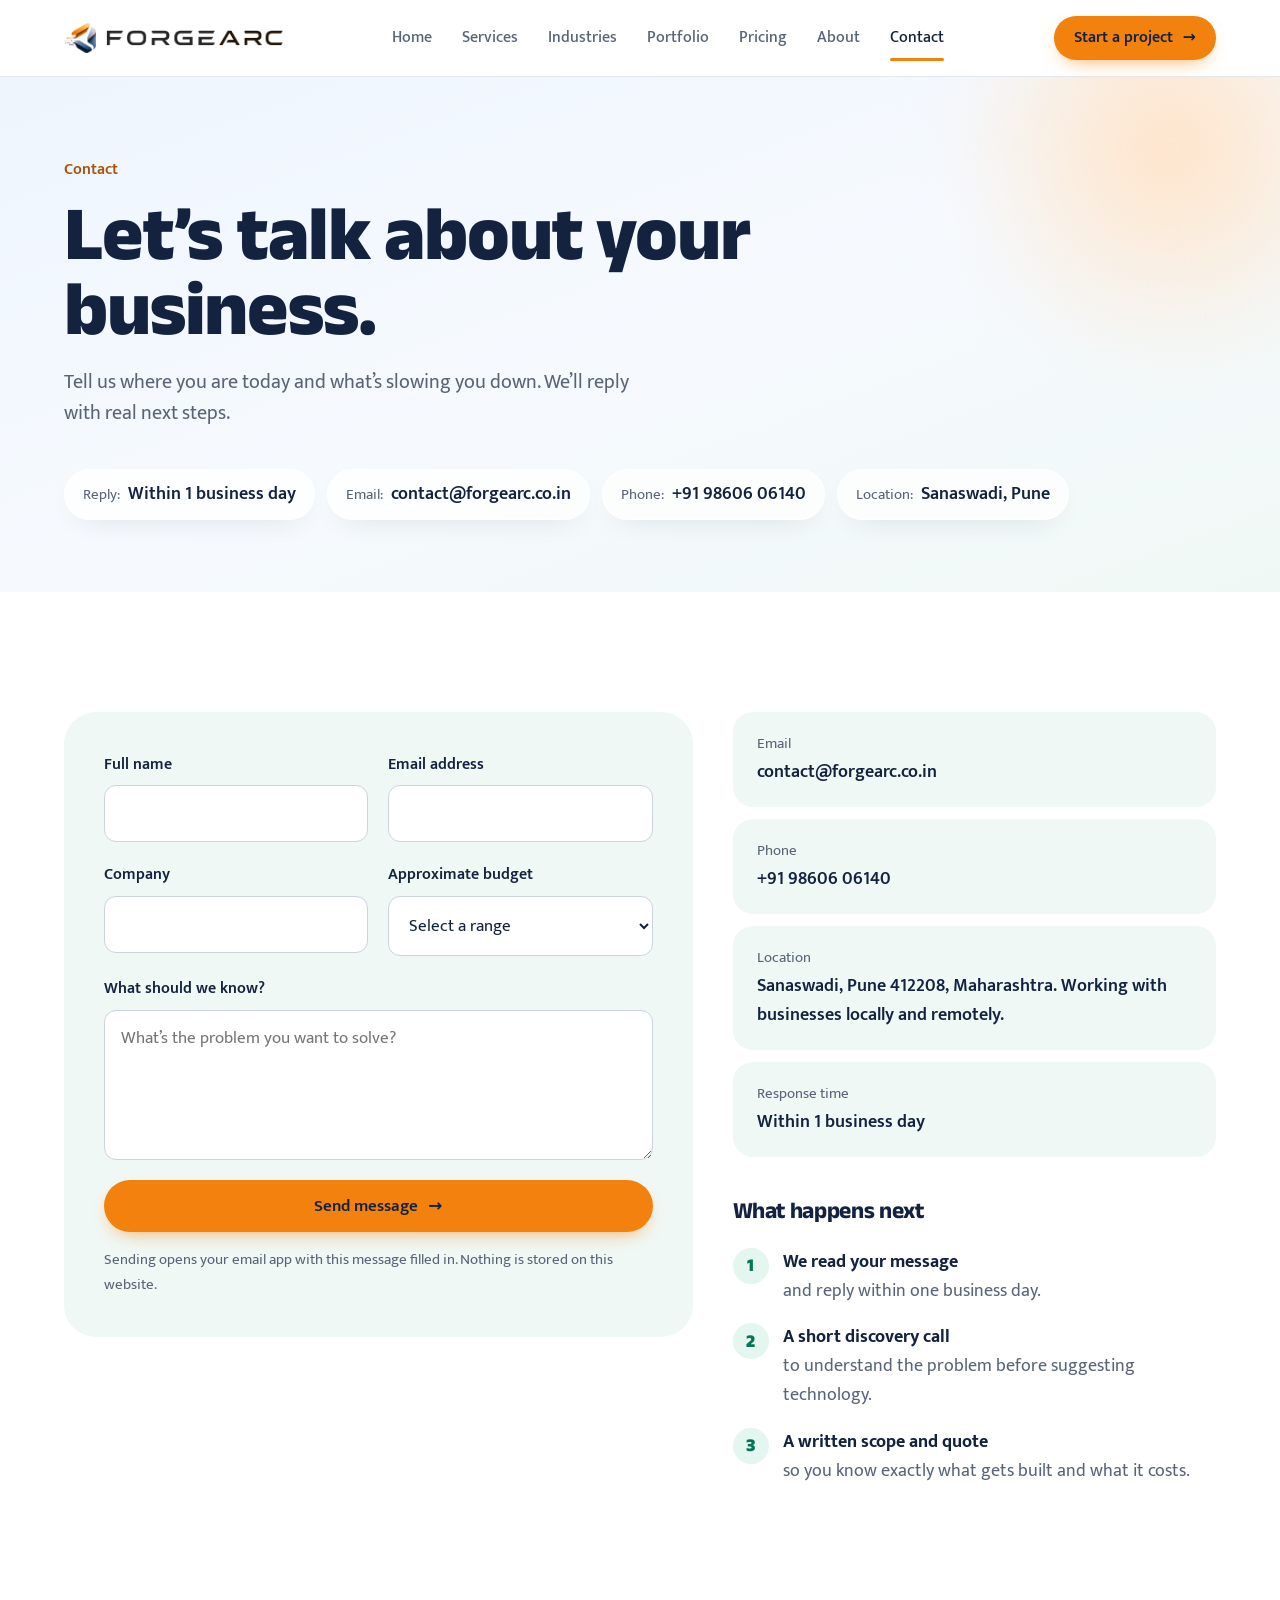
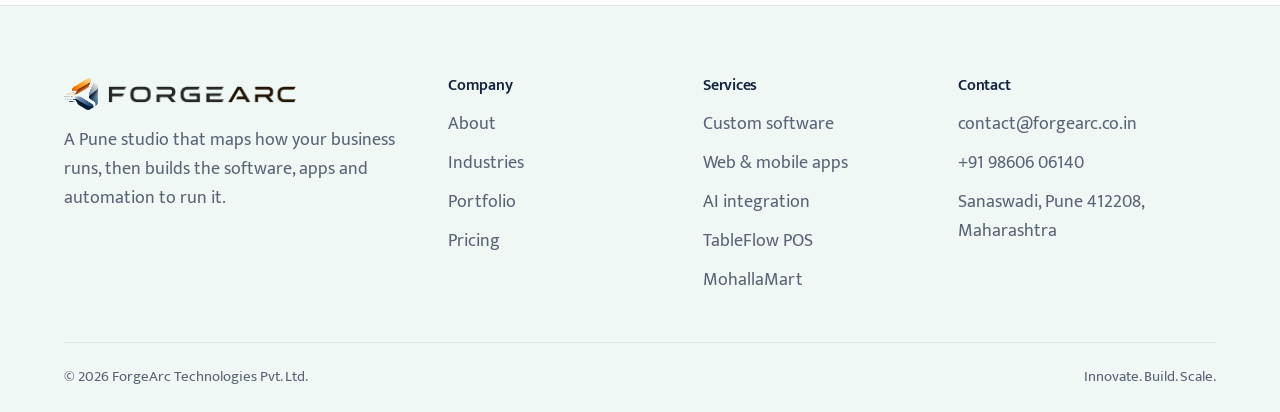
<file: contact.html>
<!doctype html>
<html lang="en">
<head>
<meta charset="UTF-8">
<meta name="viewport" content="width=device-width, initial-scale=1.0">
<title>Contact ForgeArc in Pune | ForgeArc Technologies</title>
<meta name="description" content="Tell ForgeArc Technologies about your Pune business project. We&#x27;ll reply with practical next steps for websites, apps, custom software, or automation.">
<meta name="theme-color" content="#FFFFFF">
<link rel="canonical" href="https://www.forgearc.co.in/contact.html">
<meta property="og:type" content="website">
<meta property="og:title" content="Contact ForgeArc in Pune | ForgeArc Technologies">
<meta property="og:description" content="Tell ForgeArc Technologies about your Pune business project. We&#x27;ll reply with practical next steps for websites, apps, custom software, or automation.">
<meta property="og:url" content="https://www.forgearc.co.in/contact.html">
<meta property="og:image" content="https://www.forgearc.co.in/assets/icon-512.png">
<meta name="twitter:card" content="summary_large_image">
<meta name="twitter:title" content="Contact ForgeArc in Pune | ForgeArc Technologies">
<meta name="twitter:description" content="Tell ForgeArc Technologies about your Pune business project. We&#x27;ll reply with practical next steps for websites, apps, custom software, or automation.">
<meta name="twitter:image" content="https://www.forgearc.co.in/assets/icon-512.png">
<link rel="icon" href="assets/mark.png" type="image/png">
<link rel="apple-touch-icon" href="assets/icon-180.png">
<link rel="preconnect" href="https://fonts.googleapis.com">
<link rel="preconnect" href="https://fonts.gstatic.com" crossorigin>
<link href="https://fonts.googleapis.com/css2?family=Anek+Devanagari:wght@600&family=Anek+Latin:wdth,wght@75..125,400..800&family=Mukta:wght@400;500;600&display=swap" rel="stylesheet">
<link rel="stylesheet" href="css/style.css">
<script>document.documentElement.classList.add('js');</script>
</head>
<body data-page="contact">
<a class="skip" href="#main">Skip to content</a>
<header class="site-header" id="site-header"></header>

<main id="main">
<section class="page-head">
  <div class="container">
    <p class="label">Contact</p>
    <h1>Let&rsquo;s talk about your business.</h1>
    <p class="lede">Tell us where you are today and what&rsquo;s slowing you down. We&rsquo;ll reply with real next steps.</p>
    <dl class="title-block marks"><div><dt>Reply</dt><dd>Within 1 business day</dd></div><div><dt>Email</dt><dd>contact@forgearc.co.in</dd></div><div><dt>Phone</dt><dd>+91 98606 06140</dd></div><div><dt>Location</dt><dd>Sanaswadi, Pune</dd></div></dl>
  </div>
</section>

<section class="section">
  <div class="container contact-grid">
    <form class="form" id="contact-form" novalidate>
      <div class="form-grid">
        <div class="field"><label for="name">Full name</label><input type="text" id="name" name="name" autocomplete="name" required></div>
        <div class="field"><label for="email">Email address</label><input type="email" id="email" name="email" autocomplete="email" required></div>
        <div class="field"><label for="company">Company</label><input type="text" id="company" name="company" autocomplete="organization"></div>
        <div class="field"><label for="budget">Approximate budget</label>
          <select id="budget" name="budget">
            <option value="">Select a range</option>
            <option>Under &#8377;1,00,000</option>
            <option>&#8377;1,00,000 &ndash; &#8377;5,00,000</option>
            <option>&#8377;5,00,000 &ndash; &#8377;15,00,000</option>
            <option>&#8377;15,00,000+</option>
            <option>Not sure yet</option>
          </select>
        </div>
        <div class="field full"><label for="message">What should we know?</label><textarea id="message" name="message" placeholder="What&rsquo;s the problem you want to solve?" required></textarea></div>
      </div>
      <button type="submit" class="btn btn-forge btn-block">Send message <span class="arr" aria-hidden="true">&rarr;</span></button>
      <p class="form-status" id="form-status" role="status"></p>
      <p class="form-note">Sending opens your email app with this message filled in. Nothing is stored on this website.</p>
    </form>

    <aside>
      <dl class="facts">
        <div><dt>Email</dt><dd><a href="mailto:contact@forgearc.co.in">contact@forgearc.co.in</a></dd></div>
        <div><dt>Phone</dt><dd><a href="tel:+919860606140">+91 98606 06140</a></dd></div>
        <div><dt>Location</dt><dd>Sanaswadi, Pune 412208, Maharashtra. Working with businesses locally and remotely.</dd></div>
        <div><dt>Response time</dt><dd>Within 1 business day</dd></div>
      </dl>
      <h3 style="margin-top:40px;">What happens next</h3>
      <ol class="next">
        <li><div><b>We read your message</b><span>and reply within one business day.</span></div></li>
        <li><div><b>A short discovery call</b><span>to understand the problem before suggesting technology.</span></div></li>
        <li><div><b>A written scope and quote</b><span>so you know exactly what gets built and what it costs.</span></div></li>
      </ol>
    </aside>
  </div>
</section>

</main>

<footer class="site-footer" id="site-footer"></footer>

<script src="js/layout.js"></script>
<script src="js/schema.js"></script>
<script src="js/script.js"></script>
</body>
</html>
</file>
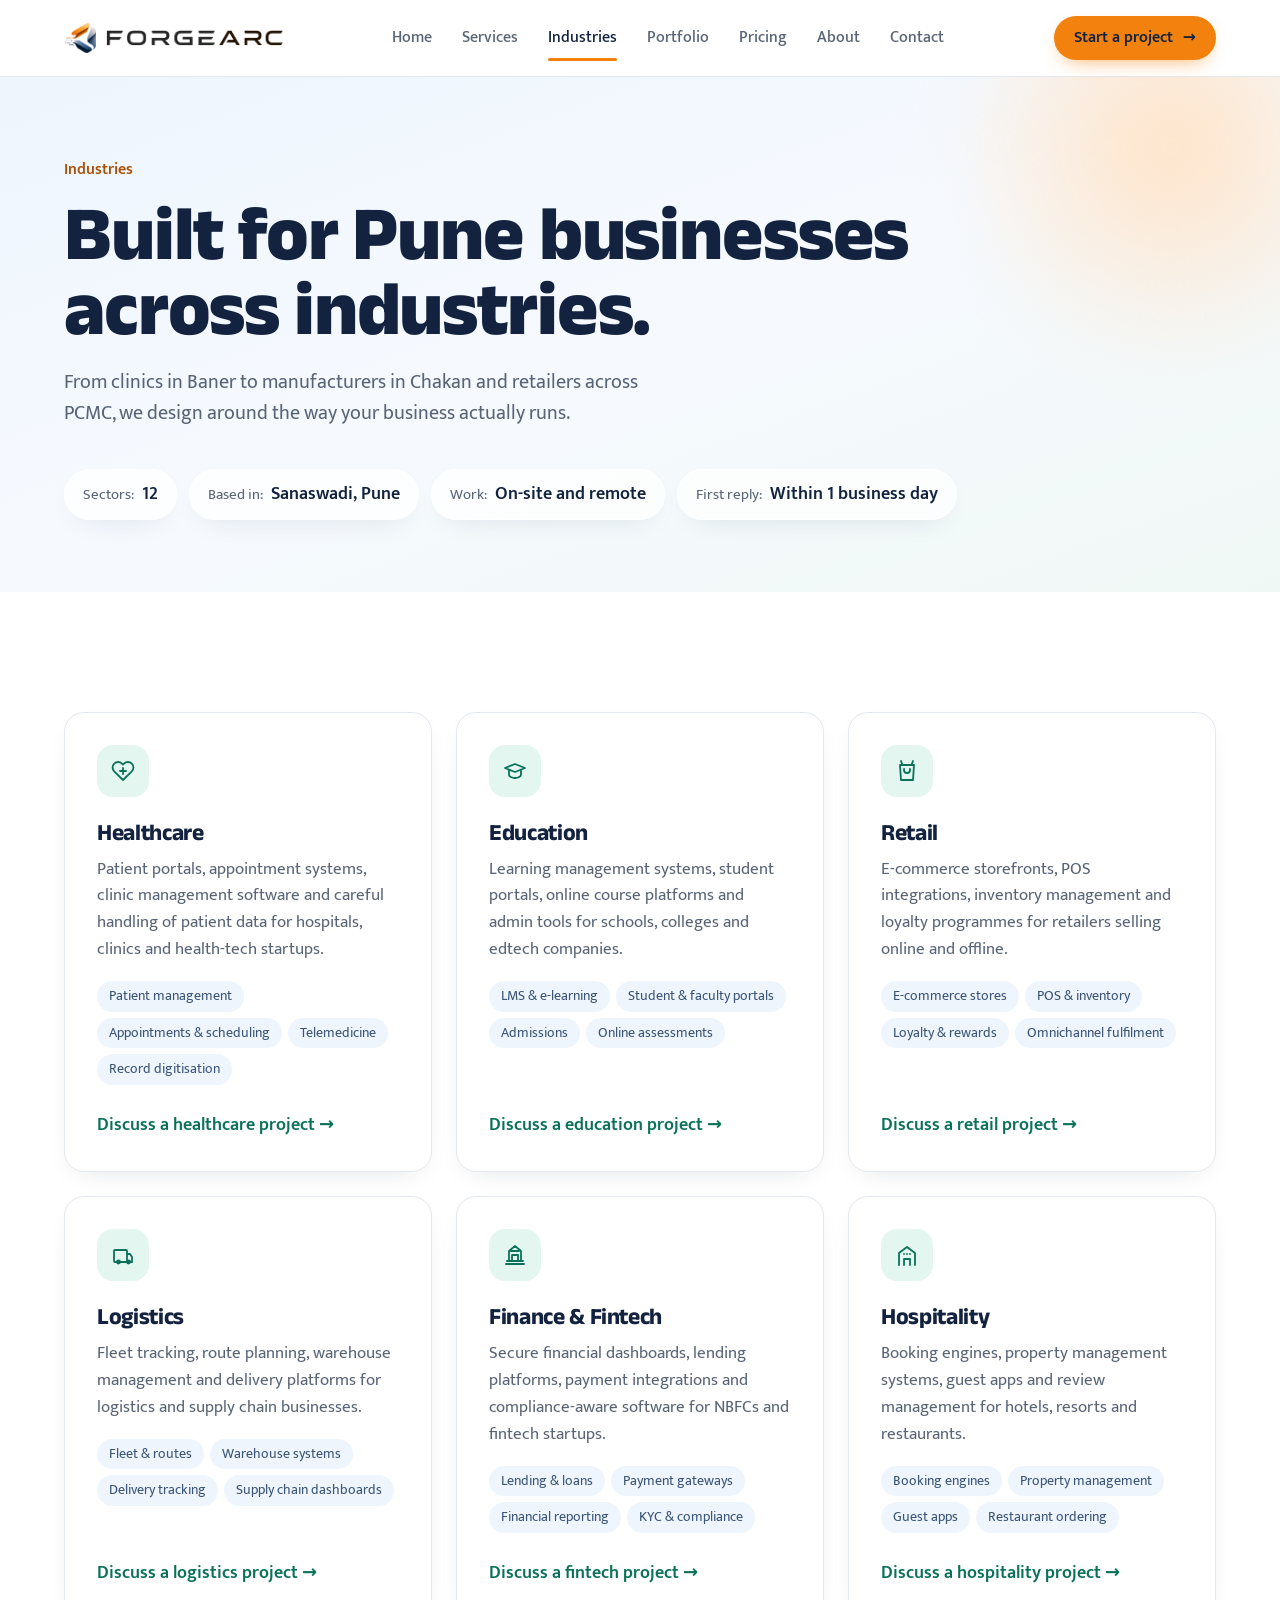
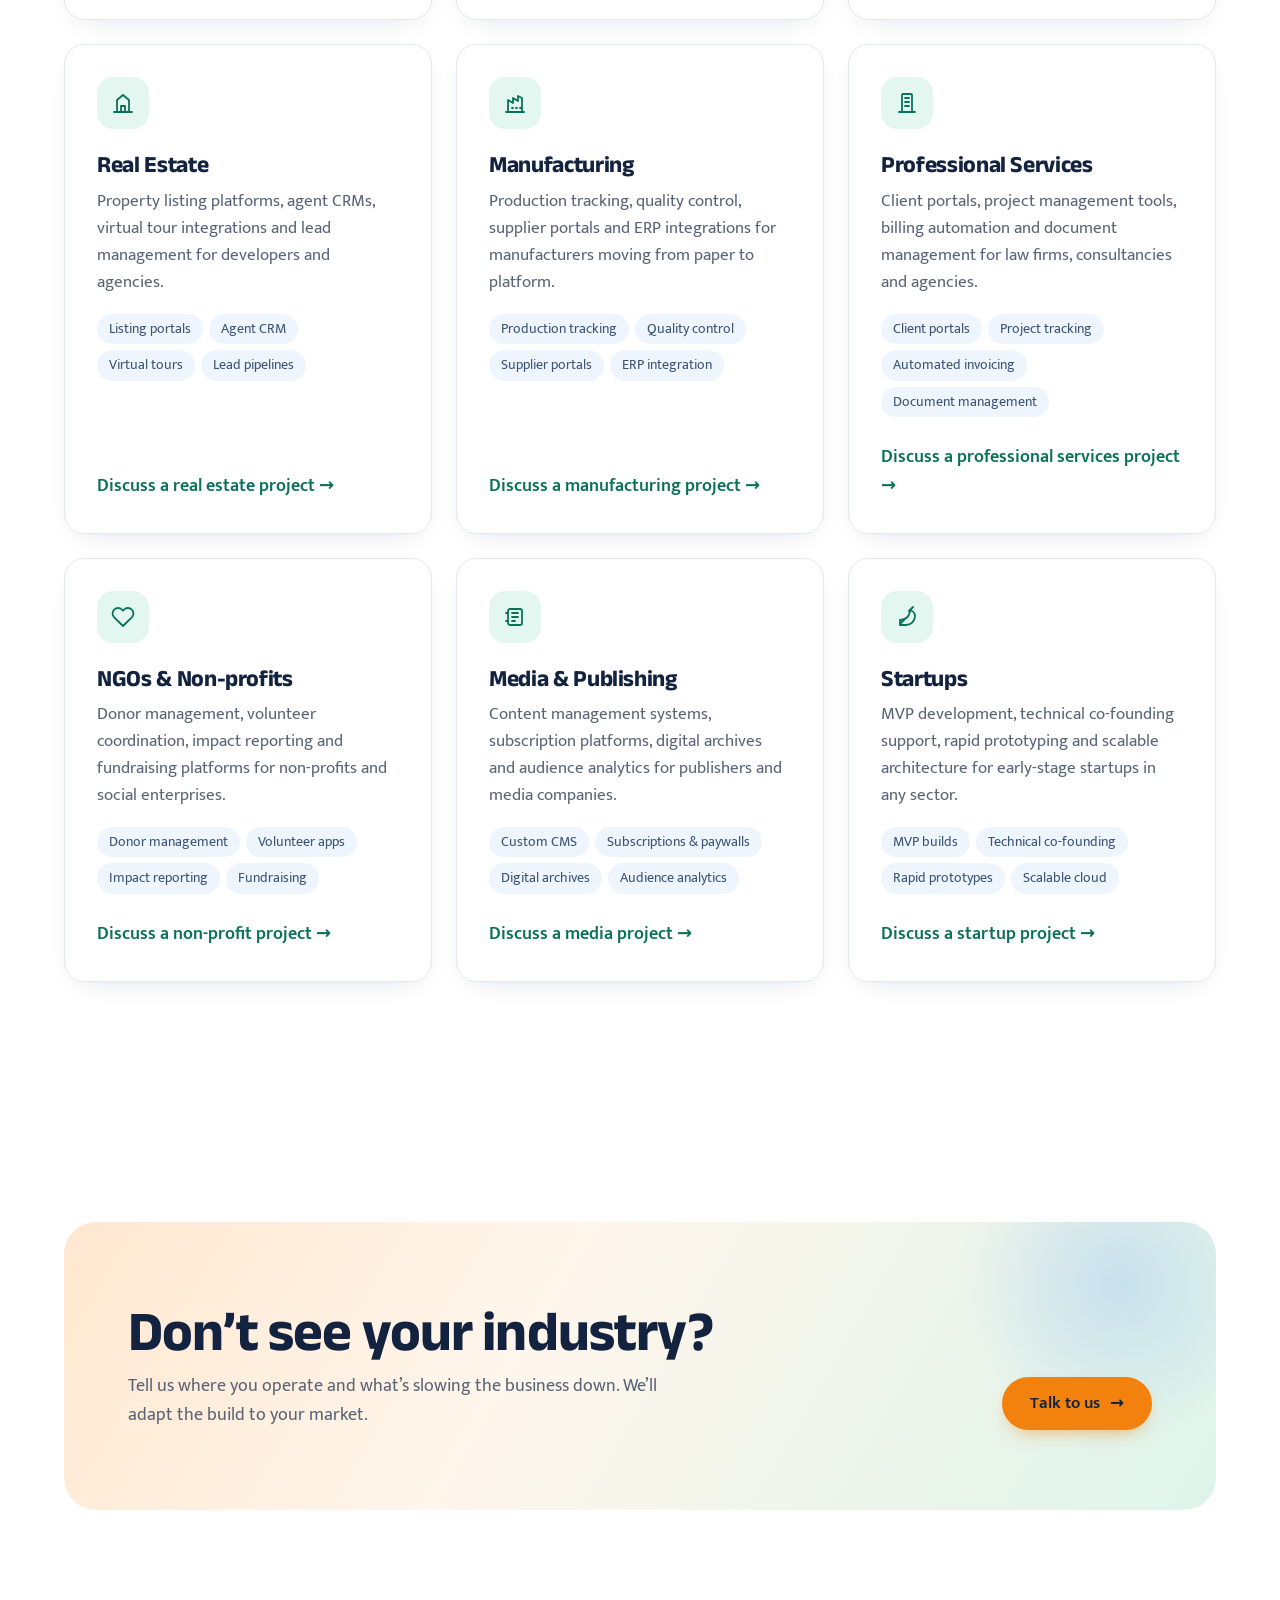
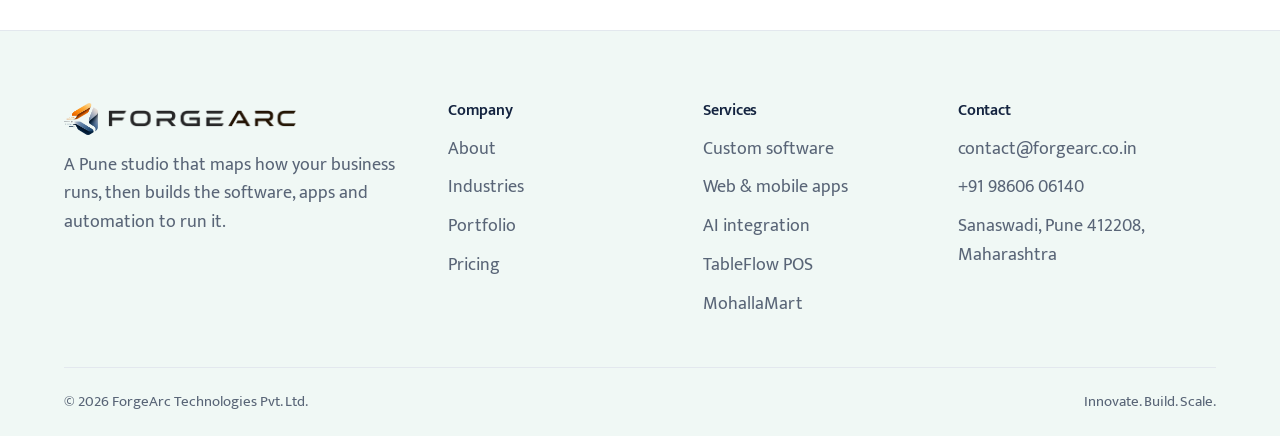
<file: industries.html>
<!doctype html>
<html lang="en">
<head>
<meta charset="UTF-8">
<meta name="viewport" content="width=device-width, initial-scale=1.0">
<title>Industries in Pune | ForgeArc Technologies</title>
<meta name="description" content="ForgeArc Technologies builds custom software, websites, apps, and automation for Pune businesses across healthcare, education, retail, manufacturing, hospitality, logistics, real estate, and more.">
<meta name="theme-color" content="#FFFFFF">
<link rel="canonical" href="https://www.forgearc.co.in/industries.html">
<meta property="og:type" content="website">
<meta property="og:title" content="Industries in Pune | ForgeArc Technologies">
<meta property="og:description" content="ForgeArc Technologies builds custom software, websites, apps, and automation for Pune businesses across healthcare, education, retail, manufacturing, hospitality, logistics, real estate, and more.">
<meta property="og:url" content="https://www.forgearc.co.in/industries.html">
<meta property="og:image" content="https://www.forgearc.co.in/assets/icon-512.png">
<meta name="twitter:card" content="summary_large_image">
<meta name="twitter:title" content="Industries in Pune | ForgeArc Technologies">
<meta name="twitter:description" content="ForgeArc Technologies builds custom software, websites, apps, and automation for Pune businesses across healthcare, education, retail, manufacturing, hospitality, logistics, real estate, and more.">
<meta name="twitter:image" content="https://www.forgearc.co.in/assets/icon-512.png">
<link rel="icon" href="assets/mark.png" type="image/png">
<link rel="apple-touch-icon" href="assets/icon-180.png">
<link rel="preconnect" href="https://fonts.googleapis.com">
<link rel="preconnect" href="https://fonts.gstatic.com" crossorigin>
<link href="https://fonts.googleapis.com/css2?family=Anek+Devanagari:wght@600&family=Anek+Latin:wdth,wght@75..125,400..800&family=Mukta:wght@400;500;600&display=swap" rel="stylesheet">
<link rel="stylesheet" href="css/style.css">
<script>document.documentElement.classList.add('js');</script>
</head>
<body data-page="industries">
<a class="skip" href="#main">Skip to content</a>
<header class="site-header" id="site-header"></header>

<main id="main">
<section class="page-head">
  <div class="container">
    <p class="label">Industries</p>
    <h1>Built for Pune businesses across industries.</h1>
    <p class="lede">From clinics in Baner to manufacturers in Chakan and retailers across PCMC, we design around the way your business actually runs.</p>
    <dl class="title-block marks"><div><dt>Sectors</dt><dd>12</dd></div><div><dt>Based in</dt><dd>Sanaswadi, Pune</dd></div><div><dt>Work</dt><dd>On-site and remote</dd></div><div><dt>First reply</dt><dd>Within 1 business day</dd></div></dl>
  </div>
</section>

<section class="section">
  <div class="container">
    <div class="grid g3"><div class="card link ind reveal" data-href="contact.html?industry=Healthcare">
        <div class="icon"><svg viewBox="0 0 24 24" fill="none" stroke-width="1.8" stroke-linecap="round" stroke-linejoin="round" aria-hidden="true"><path d="M20.8 4.6a5.5 5.5 0 00-7.8 0L12 5.6l-1-1a5.5 5.5 0 00-7.8 7.8l1 1L12 21l7.8-7.6 1-1a5.5 5.5 0 000-7.8z"/><path d="M9 12h6M12 9v6"/></svg></div>
        <h3>Healthcare</h3>
        <p>Patient portals, appointment systems, clinic management software and careful handling of patient data for hospitals, clinics and health-tech startups.</p>
        <div class="tagline"><span>Patient management</span><span>Appointments &amp; scheduling</span><span>Telemedicine</span><span>Record digitisation</span></div>
        <a class="more" href="contact.html?industry=Healthcare">Discuss a healthcare project &rarr;</a>
      </div>
<div class="card link ind reveal" data-href="contact.html?industry=Education">
        <div class="icon"><svg viewBox="0 0 24 24" fill="none" stroke-width="1.8" stroke-linecap="round" stroke-linejoin="round" aria-hidden="true"><path d="M22 9L12 5 2 9l10 4 10-4zM6 11v5c0 1.5 3 3 6 3s6-1.5 6-3v-5"/></svg></div>
        <h3>Education</h3>
        <p>Learning management systems, student portals, online course platforms and admin tools for schools, colleges and edtech companies.</p>
        <div class="tagline"><span>LMS &amp; e-learning</span><span>Student &amp; faculty portals</span><span>Admissions</span><span>Online assessments</span></div>
        <a class="more" href="contact.html?industry=Education">Discuss a education project &rarr;</a>
      </div>
<div class="card link ind reveal" data-href="contact.html?industry=Retail">
        <div class="icon"><svg viewBox="0 0 24 24" fill="none" stroke-width="1.8" stroke-linecap="round" stroke-linejoin="round" aria-hidden="true"><path d="M6 2l1.5 4h9L18 2"/><path d="M5 6h14l-1 15H6L5 6z"/><path d="M9 10v1a3 3 0 006 0v-1"/></svg></div>
        <h3>Retail</h3>
        <p>E-commerce storefronts, POS integrations, inventory management and loyalty programmes for retailers selling online and offline.</p>
        <div class="tagline"><span>E-commerce stores</span><span>POS &amp; inventory</span><span>Loyalty &amp; rewards</span><span>Omnichannel fulfilment</span></div>
        <a class="more" href="contact.html?industry=Retail">Discuss a retail project &rarr;</a>
      </div>
<div class="card link ind reveal" data-href="contact.html?industry=Logistics">
        <div class="icon"><svg viewBox="0 0 24 24" fill="none" stroke-width="1.8" stroke-linecap="round" stroke-linejoin="round" aria-hidden="true"><rect x="3" y="7" width="13" height="12" rx="1"/><path d="M16 11h3l2 3v5h-5"/><circle cx="7.5" cy="19" r="1.5"/><circle cx="17.5" cy="19" r="1.5"/></svg></div>
        <h3>Logistics</h3>
        <p>Fleet tracking, route planning, warehouse management and delivery platforms for logistics and supply chain businesses.</p>
        <div class="tagline"><span>Fleet &amp; routes</span><span>Warehouse systems</span><span>Delivery tracking</span><span>Supply chain dashboards</span></div>
        <a class="more" href="contact.html?industry=Logistics">Discuss a logistics project &rarr;</a>
      </div>
<div class="card link ind reveal" data-href="contact.html?industry=Finance%20%26%20Fintech">
        <div class="icon"><svg viewBox="0 0 24 24" fill="none" stroke-width="1.8" stroke-linecap="round" stroke-linejoin="round" aria-hidden="true"><path d="M3 21h18M4 18h16M6 18V8l6-5 6 5v10M9 18v-6h6v6M8 8h8"/></svg></div>
        <h3>Finance &amp; Fintech</h3>
        <p>Secure financial dashboards, lending platforms, payment integrations and compliance-aware software for NBFCs and fintech startups.</p>
        <div class="tagline"><span>Lending &amp; loans</span><span>Payment gateways</span><span>Financial reporting</span><span>KYC &amp; compliance</span></div>
        <a class="more" href="contact.html?industry=Finance%20%26%20Fintech">Discuss a fintech project &rarr;</a>
      </div>
<div class="card link ind reveal" data-href="contact.html?industry=Hospitality">
        <div class="icon"><svg viewBox="0 0 24 24" fill="none" stroke-width="1.8" stroke-linecap="round" stroke-linejoin="round" aria-hidden="true"><path d="M4 22V10l8-6 8 6v12"/><path d="M9 22v-6h6v6"/><path d="M9 11h.01M12 11h.01M15 11h.01"/></svg></div>
        <h3>Hospitality</h3>
        <p>Booking engines, property management systems, guest apps and review management for hotels, resorts and restaurants.</p>
        <div class="tagline"><span>Booking engines</span><span>Property management</span><span>Guest apps</span><span>Restaurant ordering</span></div>
        <a class="more" href="contact.html?industry=Hospitality">Discuss a hospitality project &rarr;</a>
      </div>
<div class="card link ind reveal" data-href="contact.html?industry=Real%20Estate">
        <div class="icon"><svg viewBox="0 0 24 24" fill="none" stroke-width="1.8" stroke-linecap="round" stroke-linejoin="round" aria-hidden="true"><path d="M3 21h18M6 21V9l6-5 6 5v12"/><path d="M10 21v-6h4v6"/></svg></div>
        <h3>Real Estate</h3>
        <p>Property listing platforms, agent CRMs, virtual tour integrations and lead management for developers and agencies.</p>
        <div class="tagline"><span>Listing portals</span><span>Agent CRM</span><span>Virtual tours</span><span>Lead pipelines</span></div>
        <a class="more" href="contact.html?industry=Real%20Estate">Discuss a real estate project &rarr;</a>
      </div>
<div class="card link ind reveal" data-href="contact.html?industry=Manufacturing">
        <div class="icon"><svg viewBox="0 0 24 24" fill="none" stroke-width="1.8" stroke-linecap="round" stroke-linejoin="round" aria-hidden="true"><path d="M3 21h18"/><path d="M5 21V9l5 3V7l5 3V5l4 2v14"/><path d="M9 17h1M13 17h1M17 17h1"/></svg></div>
        <h3>Manufacturing</h3>
        <p>Production tracking, quality control, supplier portals and ERP integrations for manufacturers moving from paper to platform.</p>
        <div class="tagline"><span>Production tracking</span><span>Quality control</span><span>Supplier portals</span><span>ERP integration</span></div>
        <a class="more" href="contact.html?industry=Manufacturing">Discuss a manufacturing project &rarr;</a>
      </div>
<div class="card link ind reveal" data-href="contact.html?industry=Professional%20Services">
        <div class="icon"><svg viewBox="0 0 24 24" fill="none" stroke-width="1.8" stroke-linecap="round" stroke-linejoin="round" aria-hidden="true"><rect x="7" y="3" width="10" height="18" rx="1"/><path d="M4 21h16M10 7h4M10 11h4M10 15h4"/></svg></div>
        <h3>Professional Services</h3>
        <p>Client portals, project management tools, billing automation and document management for law firms, consultancies and agencies.</p>
        <div class="tagline"><span>Client portals</span><span>Project tracking</span><span>Automated invoicing</span><span>Document management</span></div>
        <a class="more" href="contact.html?industry=Professional%20Services">Discuss a professional services project &rarr;</a>
      </div>
<div class="card link ind reveal" data-href="contact.html?industry=NGOs%20%26%20Non-profits">
        <div class="icon"><svg viewBox="0 0 24 24" fill="none" stroke-width="1.8" stroke-linecap="round" stroke-linejoin="round" aria-hidden="true"><path d="M20.8 4.6a5.5 5.5 0 00-7.8 0L12 5.6l-1-1a5.5 5.5 0 00-7.8 7.8L12 21l8.8-8.6a5.5 5.5 0 000-7.8z"/></svg></div>
        <h3>NGOs &amp; Non-profits</h3>
        <p>Donor management, volunteer coordination, impact reporting and fundraising platforms for non-profits and social enterprises.</p>
        <div class="tagline"><span>Donor management</span><span>Volunteer apps</span><span>Impact reporting</span><span>Fundraising</span></div>
        <a class="more" href="contact.html?industry=NGOs%20%26%20Non-profits">Discuss a non-profit project &rarr;</a>
      </div>
<div class="card link ind reveal" data-href="contact.html?industry=Media%20%26%20Publishing">
        <div class="icon"><svg viewBox="0 0 24 24" fill="none" stroke-width="1.8" stroke-linecap="round" stroke-linejoin="round" aria-hidden="true"><rect x="5" y="4" width="14" height="16" rx="2"/><path d="M9 8h6M9 12h6M9 16h3"/><path d="M3 8h2M3 16h2"/></svg></div>
        <h3>Media &amp; Publishing</h3>
        <p>Content management systems, subscription platforms, digital archives and audience analytics for publishers and media companies.</p>
        <div class="tagline"><span>Custom CMS</span><span>Subscriptions &amp; paywalls</span><span>Digital archives</span><span>Audience analytics</span></div>
        <a class="more" href="contact.html?industry=Media%20%26%20Publishing">Discuss a media project &rarr;</a>
      </div>
<div class="card link ind reveal" data-href="contact.html?industry=Startups">
        <div class="icon"><svg viewBox="0 0 24 24" fill="none" stroke-width="1.8" stroke-linecap="round" stroke-linejoin="round" aria-hidden="true"><path d="M5 15c6 0 10-4 10-10 3 1 5 3 5 6 0 5-4 9-9 9H5v-5z"/><path d="M9 15l-4 4"/><path d="M14 6l4-4"/></svg></div>
        <h3>Startups</h3>
        <p>MVP development, technical co-founding support, rapid prototyping and scalable architecture for early-stage startups in any sector.</p>
        <div class="tagline"><span>MVP builds</span><span>Technical co-founding</span><span>Rapid prototypes</span><span>Scalable cloud</span></div>
        <a class="more" href="contact.html?industry=Startups">Discuss a startup project &rarr;</a>
      </div>
</div>
  </div>
</section>

<section class="section">
  <div class="container">
    <div class="cta reveal">
      <div><h2>Don&rsquo;t see your industry?</h2><p>Tell us where you operate and what&rsquo;s slowing the business down. We&rsquo;ll adapt the build to your market.</p></div>
      <a class="btn btn-forge" href="contact.html?industry=Pune%20business">Talk to us <span class="arr" aria-hidden="true">&rarr;</span></a>
    </div>
  </div>
</section>

</main>

<footer class="site-footer" id="site-footer"></footer>

<script src="js/layout.js"></script>
<script src="js/schema.js"></script>
<script src="js/script.js"></script>
</body>
</html>
</file>
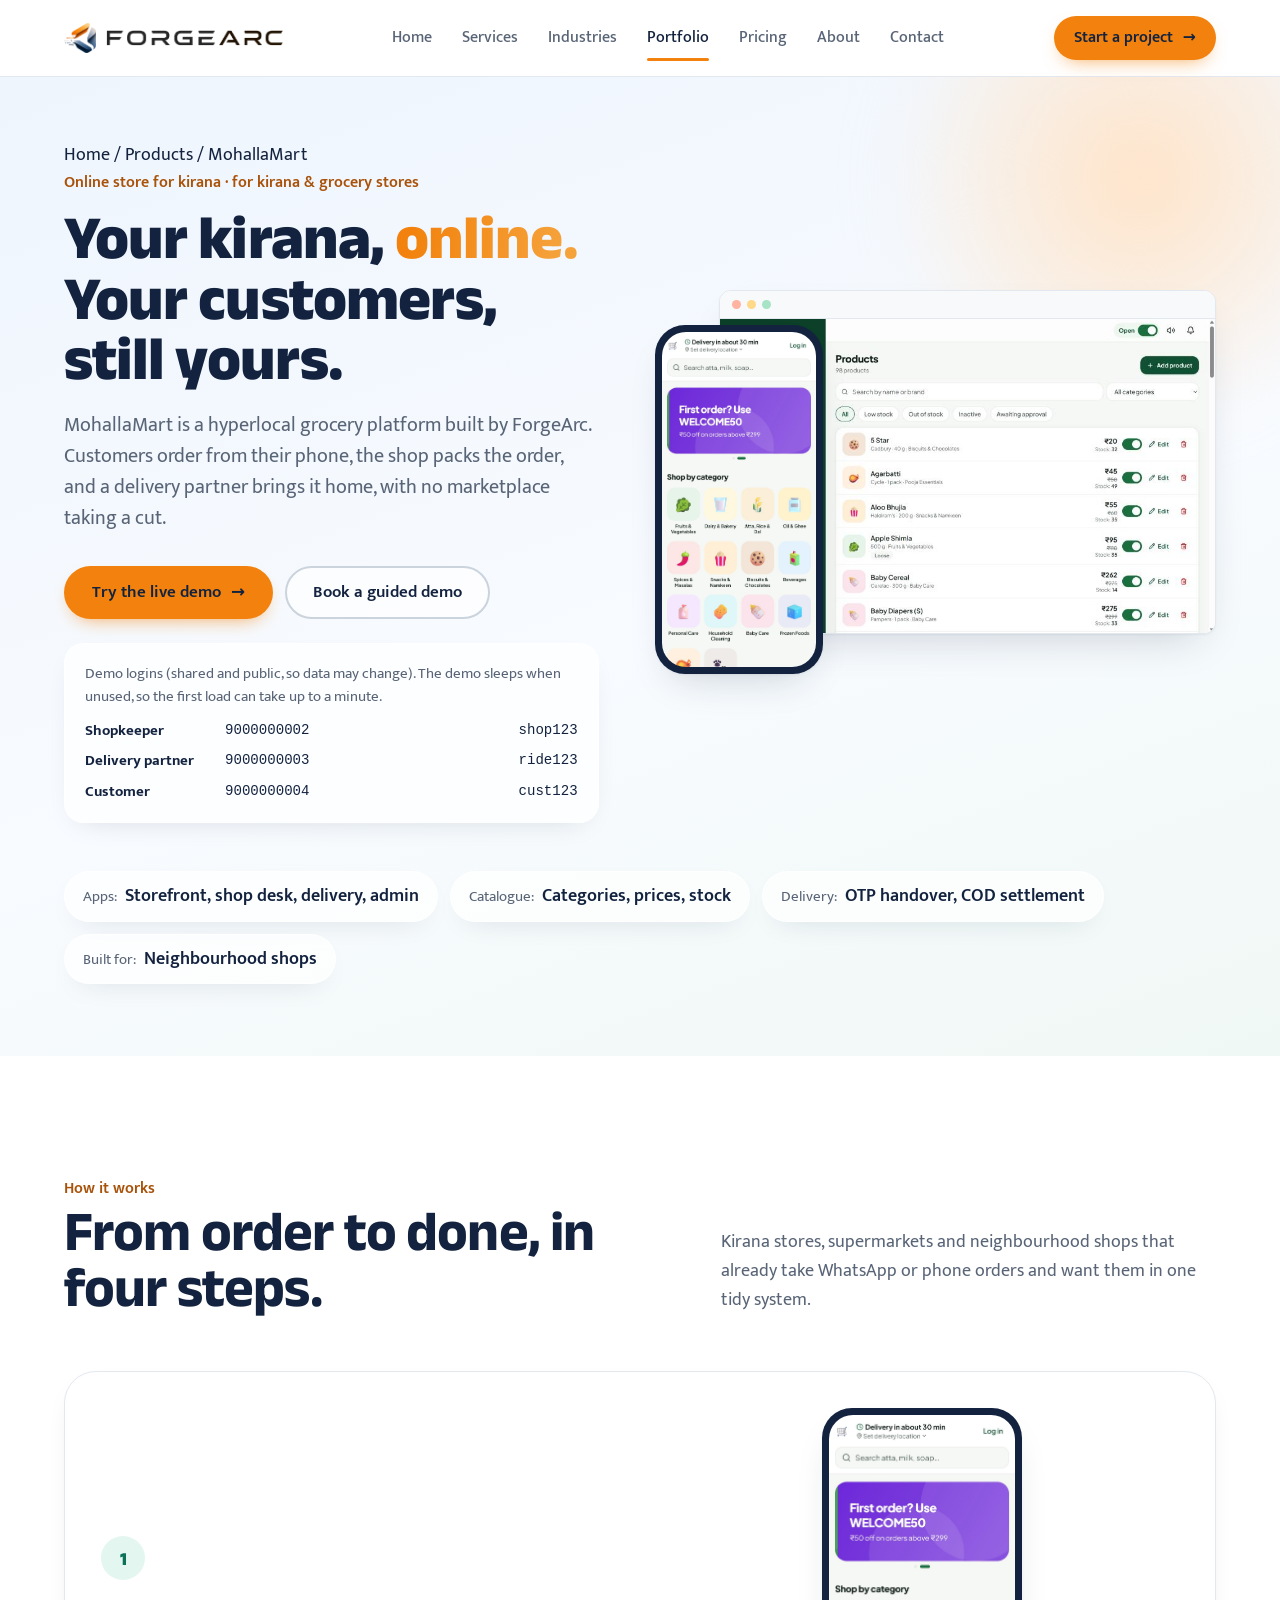
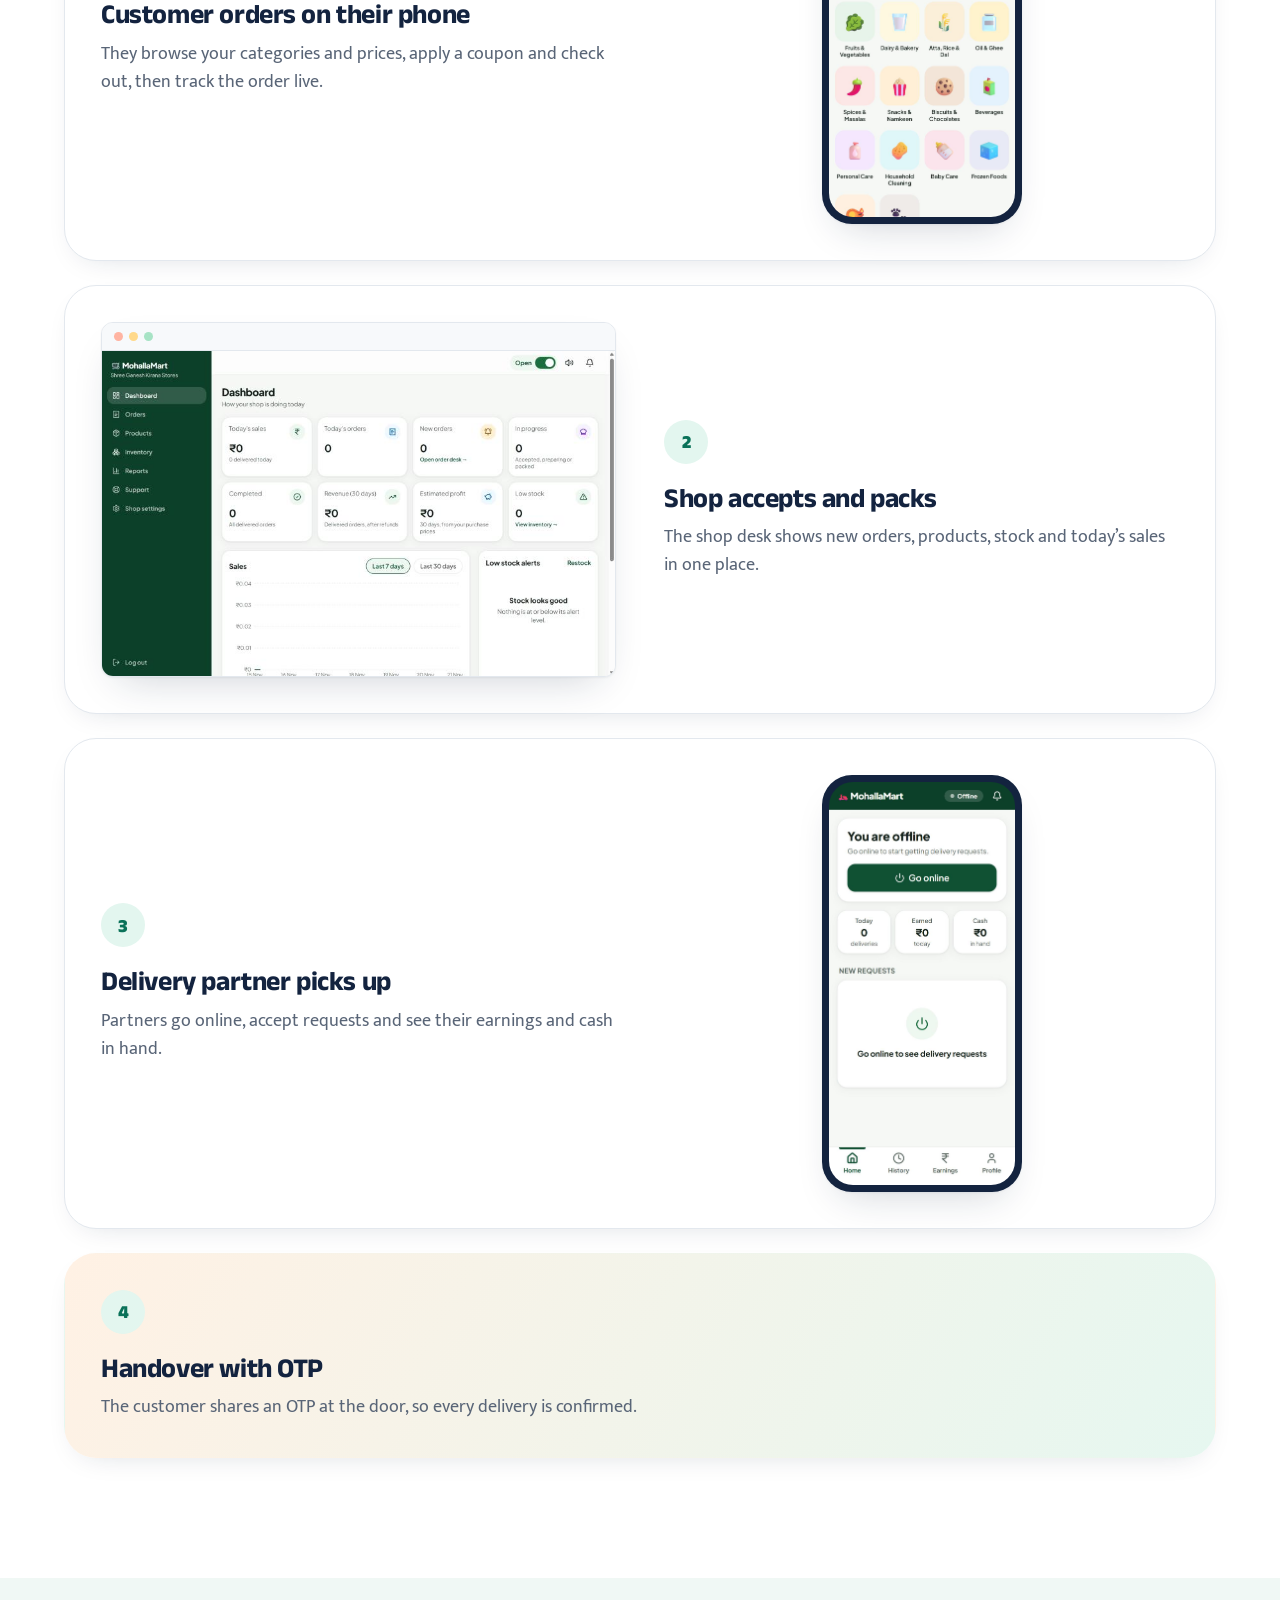
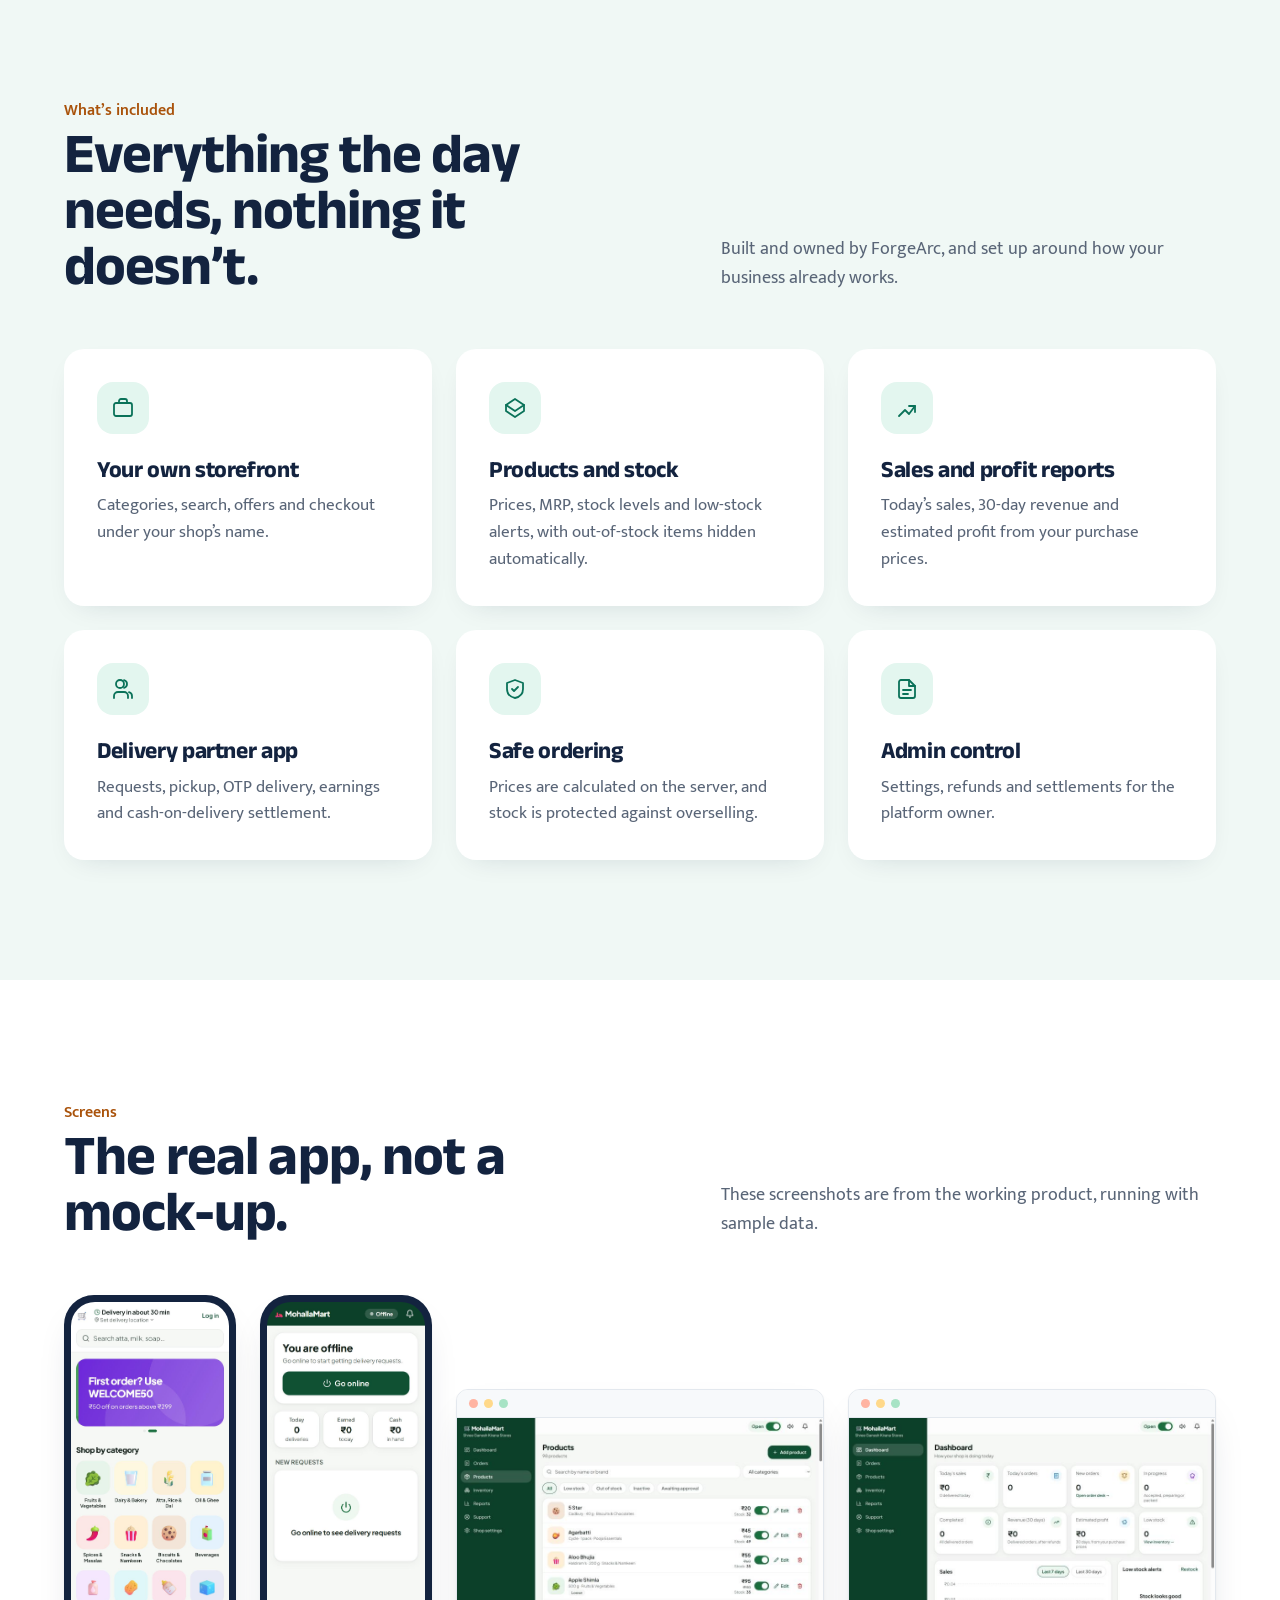
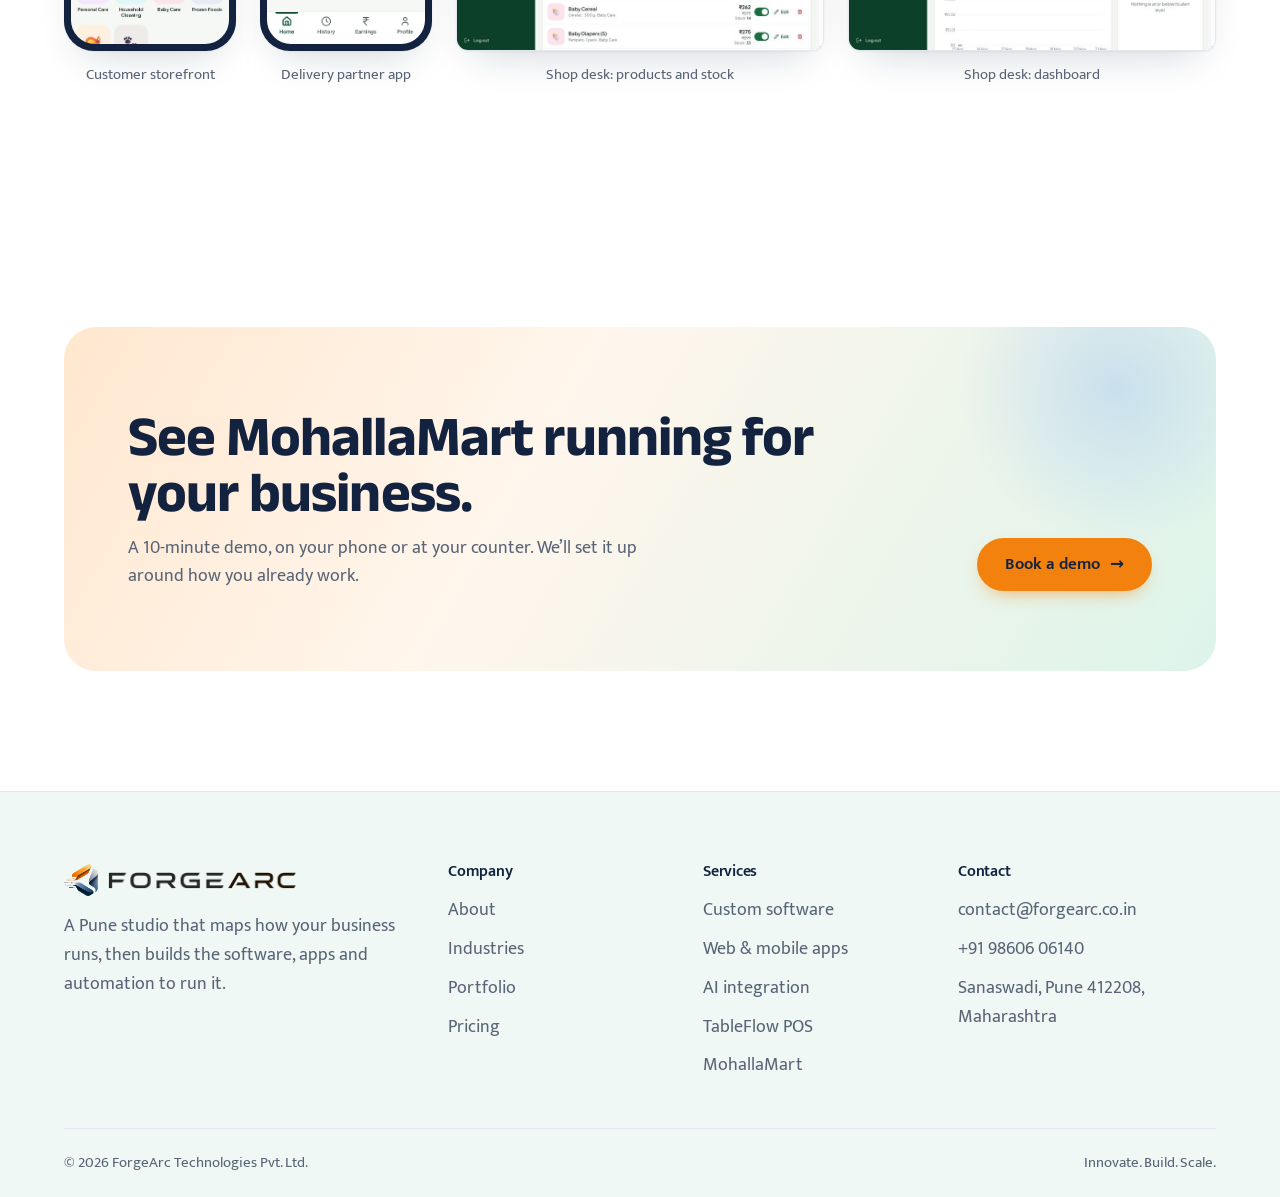
<file: mohalla-mart.html>
<!doctype html>
<html lang="en">
<head>
<meta charset="UTF-8">
<meta name="viewport" content="width=device-width, initial-scale=1.0">
<title>MohallaMart online store for kirana shops | ForgeArc Technologies</title>
<meta name="description" content="MohallaMart is a hyperlocal grocery platform built by ForgeArc: customers order from their phone, the shop packs, and a delivery partner brings it home.">
<meta name="theme-color" content="#FFFFFF">
<link rel="canonical" href="https://www.forgearc.co.in/mohalla-mart.html">
<meta property="og:type" content="website">
<meta property="og:title" content="MohallaMart online store for kirana shops | ForgeArc Technologies">
<meta property="og:description" content="MohallaMart is a hyperlocal grocery platform built by ForgeArc: customers order from their phone, the shop packs, and a delivery partner brings it home.">
<meta property="og:url" content="https://www.forgearc.co.in/mohalla-mart.html">
<meta property="og:image" content="https://www.forgearc.co.in/assets/icon-512.png">
<meta name="twitter:card" content="summary_large_image">
<meta name="twitter:title" content="MohallaMart online store for kirana shops | ForgeArc Technologies">
<meta name="twitter:description" content="MohallaMart is a hyperlocal grocery platform built by ForgeArc: customers order from their phone, the shop packs, and a delivery partner brings it home.">
<meta name="twitter:image" content="https://www.forgearc.co.in/assets/icon-512.png">
<link rel="icon" href="assets/mark.png" type="image/png">
<link rel="apple-touch-icon" href="assets/icon-180.png">
<link rel="preconnect" href="https://fonts.googleapis.com">
<link rel="preconnect" href="https://fonts.gstatic.com" crossorigin>
<link href="https://fonts.googleapis.com/css2?family=Anek+Devanagari:wght@600&family=Anek+Latin:wdth,wght@75..125,400..800&family=Mukta:wght@400;500;600&display=swap" rel="stylesheet">
<link rel="stylesheet" href="css/style.css">
<script>document.documentElement.classList.add('js');</script>
</head>
<body data-page="portfolio">
<a class="skip" href="#main">Skip to content</a>
<header class="site-header" id="site-header"></header>

<main id="main">
<section class="product-hero">
  <div class="container product-grid">
    <div>
      <nav class="breadcrumb" aria-label="Breadcrumb"><a href="index.html">Home</a> <span class="accent">/</span> <a href="portfolio.html">Products</a> <span class="accent">/</span> MohallaMart</nav>
      <p class="label">Online store for kirana &middot; for kirana &amp; grocery stores</p>
      <h1>Your kirana, <em>online.</em> Your customers, still yours.</h1>
      <p class="lede">MohallaMart is a hyperlocal grocery platform built by ForgeArc. Customers order from their phone, the shop packs the order, and a delivery partner brings it home, with no marketplace taking a cut.</p>
      <div class="actions">
        <a class="btn btn-forge" href="https://mohallamart-demo.onrender.com" target="_blank" rel="noopener">Try the live demo <span class="arr" aria-hidden="true">&rarr;</span></a>
        <a class="btn btn-line" href="contact.html?industry=Kirana%20(MohallaMart%20demo)">Book a guided demo</a>
      </div>
      <div class="demo-logins"><p>Demo logins (shared and public, so data may change). The demo sleeps when unused, so the first load can take up to a minute.</p><ul><li><b>Shopkeeper</b><span>9000000002</span><span>shop123</span></li><li><b>Delivery partner</b><span>9000000003</span><span>ride123</span></li><li><b>Customer</b><span>9000000004</span><span>cust123</span></li></ul></div>
    </div>
    <div class="device-stack">
      <div class="browser-frame"><div class="bar" aria-hidden="true"><i></i><i></i><i></i></div><img src="assets/products/mohallamart-products.jpg" alt="MohallaMart on a tablet or desktop" width="800" height="506" loading="lazy"></div>
      <div class="phone-frame"><img src="assets/products/mohallamart-store.jpg" alt="MohallaMart on a phone" width="750" height="1624" loading="lazy"></div>
    </div>
  </div>
  <div class="container"><dl class="title-block"><div><dt>Apps</dt><dd>Storefront, shop desk, delivery, admin</dd></div><div><dt>Catalogue</dt><dd>Categories, prices, stock</dd></div><div><dt>Delivery</dt><dd>OTP handover, COD settlement</dd></div><div><dt>Built for</dt><dd>Neighbourhood shops</dd></div></dl></div>
</section>

<section class="section" id="how">
  <div class="container">
    <div class="section-head">
      <div><p class="label">How it works</p><h2>From order to done, in four steps.</h2></div>
      <p>Kirana stores, supermarkets and neighbourhood shops that already take WhatsApp or phone orders and want them in one tidy system.</p>
    </div>
    <ol class="psteps"><li class="pstep reveal"><div class="ptext"><h3>Customer orders on their phone</h3><p>They browse your categories and prices, apply a coupon and check out, then track the order live.</p></div><div class="pmedia"><div class="phone-frame"><img src="assets/products/mohallamart-store.jpg" alt="" width="750" height="1624" loading="lazy"></div></div></li><li class="pstep reveal"><div class="ptext"><h3>Shop accepts and packs</h3><p>The shop desk shows new orders, products, stock and today&rsquo;s sales in one place.</p></div><div class="pmedia"><div class="browser-frame"><div class="bar" aria-hidden="true"><i></i><i></i><i></i></div><img src="assets/products/mohallamart-dashboard.jpg" alt="" width="800" height="506" loading="lazy"></div></div></li><li class="pstep reveal"><div class="ptext"><h3>Delivery partner picks up</h3><p>Partners go online, accept requests and see their earnings and cash in hand.</p></div><div class="pmedia"><div class="phone-frame"><img src="assets/products/mohallamart-delivery.jpg" alt="" width="750" height="1624" loading="lazy"></div></div></li><li class="pstep reveal noimg"><div class="ptext"><h3>Handover with OTP</h3><p>The customer shares an OTP at the door, so every delivery is confirmed.</p></div></li></ol>
  </div>
</section>

<section class="section band">
  <div class="container">
    <div class="section-head"><div><p class="label">What&rsquo;s included</p><h2>Everything the day needs, nothing it doesn&rsquo;t.</h2></div>
      <p>Built and owned by ForgeArc, and set up around how your business already works.</p></div>
    <div class="grid g3"><div class="card reveal"><div class="icon"><svg viewBox="0 0 24 24" fill="none" stroke-width="1.8" stroke-linecap="round" stroke-linejoin="round" aria-hidden="true"><rect x="3" y="7" width="18" height="13" rx="2"/><path d="M8 7V5a2 2 0 012-2h4a2 2 0 012 2v2"/></svg></div><h3>Your own storefront</h3><p>Categories, search, offers and checkout under your shop&rsquo;s name.</p></div><div class="card reveal"><div class="icon"><svg viewBox="0 0 24 24" fill="none" stroke-width="1.8" stroke-linecap="round" stroke-linejoin="round" aria-hidden="true"><path d="M3 9l9-6 9 6-9 6-9-6z"/><path d="M3 9v6l9 6 9-6V9"/></svg></div><h3>Products and stock</h3><p>Prices, MRP, stock levels and low-stock alerts, with out-of-stock items hidden automatically.</p></div><div class="card reveal"><div class="icon"><svg viewBox="0 0 24 24" fill="none" stroke-width="1.8" stroke-linecap="round" stroke-linejoin="round" aria-hidden="true"><path d="M4 20l6-6 4 4 6-8"/><path d="M14 10h6v6"/></svg></div><h3>Sales and profit reports</h3><p>Today&rsquo;s sales, 30-day revenue and estimated profit from your purchase prices.</p></div><div class="card reveal"><div class="icon"><svg viewBox="0 0 24 24" fill="none" stroke-width="1.8" stroke-linecap="round" stroke-linejoin="round" aria-hidden="true"><path d="M17 21v-2a4 4 0 00-4-4H7a4 4 0 00-4 4v2M13 3.13a4 4 0 010 7.75M21 21v-2a4 4 0 00-3-3.87"/><circle cx="9" cy="7" r="4"/></svg></div><h3>Delivery partner app</h3><p>Requests, pickup, OTP delivery, earnings and cash-on-delivery settlement.</p></div><div class="card reveal"><div class="icon"><svg viewBox="0 0 24 24" fill="none" stroke-width="1.8" stroke-linecap="round" stroke-linejoin="round" aria-hidden="true"><path d="M12 3l8 3v6c0 5-3.5 8-8 9-4.5-1-8-4-8-9V6z"/><path d="M9 12l2 2 4-4"/></svg></div><h3>Safe ordering</h3><p>Prices are calculated on the server, and stock is protected against overselling.</p></div><div class="card reveal"><div class="icon"><svg viewBox="0 0 24 24" fill="none" stroke-width="1.8" stroke-linecap="round" stroke-linejoin="round" aria-hidden="true"><path d="M14 3H6a2 2 0 00-2 2v14a2 2 0 002 2h12a2 2 0 002-2V9z"/><path d="M14 3v6h6M8 13h8M8 17h5"/></svg></div><h3>Admin control</h3><p>Settings, refunds and settlements for the platform owner.</p></div></div>
  </div>
</section>

<section class="section">
  <div class="container">
    <div class="section-head"><div><p class="label">Screens</p><h2>The real app, not a mock-up.</h2></div><p>These screenshots are from the working product, running with sample data.</p></div>
    <div class="gallery"><figure class="gshot phone reveal"><div class="phone-frame"><img src="assets/products/mohallamart-store.jpg" alt="Customer storefront" width="750" height="1624" loading="lazy"></div><figcaption>Customer storefront</figcaption></figure><figure class="gshot phone reveal"><div class="phone-frame"><img src="assets/products/mohallamart-delivery.jpg" alt="Delivery partner app" width="750" height="1624" loading="lazy"></div><figcaption>Delivery partner app</figcaption></figure><figure class="gshot desk reveal"><div class="browser-frame"><div class="bar" aria-hidden="true"><i></i><i></i><i></i></div><img src="assets/products/mohallamart-products.jpg" alt="Shop desk: products and stock" width="800" height="506" loading="lazy"></div><figcaption>Shop desk: products and stock</figcaption></figure><figure class="gshot desk reveal"><div class="browser-frame"><div class="bar" aria-hidden="true"><i></i><i></i><i></i></div><img src="assets/products/mohallamart-dashboard.jpg" alt="Shop desk: dashboard" width="800" height="506" loading="lazy"></div><figcaption>Shop desk: dashboard</figcaption></figure></div>
  </div>
</section>

<section class="section">
  <div class="container">
    <div class="cta reveal">
      <div><h2>See MohallaMart running for your business.</h2><p>A 10-minute demo, on your phone or at your counter. We&rsquo;ll set it up around how you already work.</p></div>
      <a class="btn btn-forge" href="contact.html?industry=Kirana%20(MohallaMart%20demo)">Book a demo <span class="arr" aria-hidden="true">&rarr;</span></a>
    </div>
  </div>
</section>

</main>

<footer class="site-footer" id="site-footer"></footer>

<script src="js/layout.js"></script>
<script src="js/schema.js"></script>
<script src="js/script.js"></script>
</body>
</html>
</file>
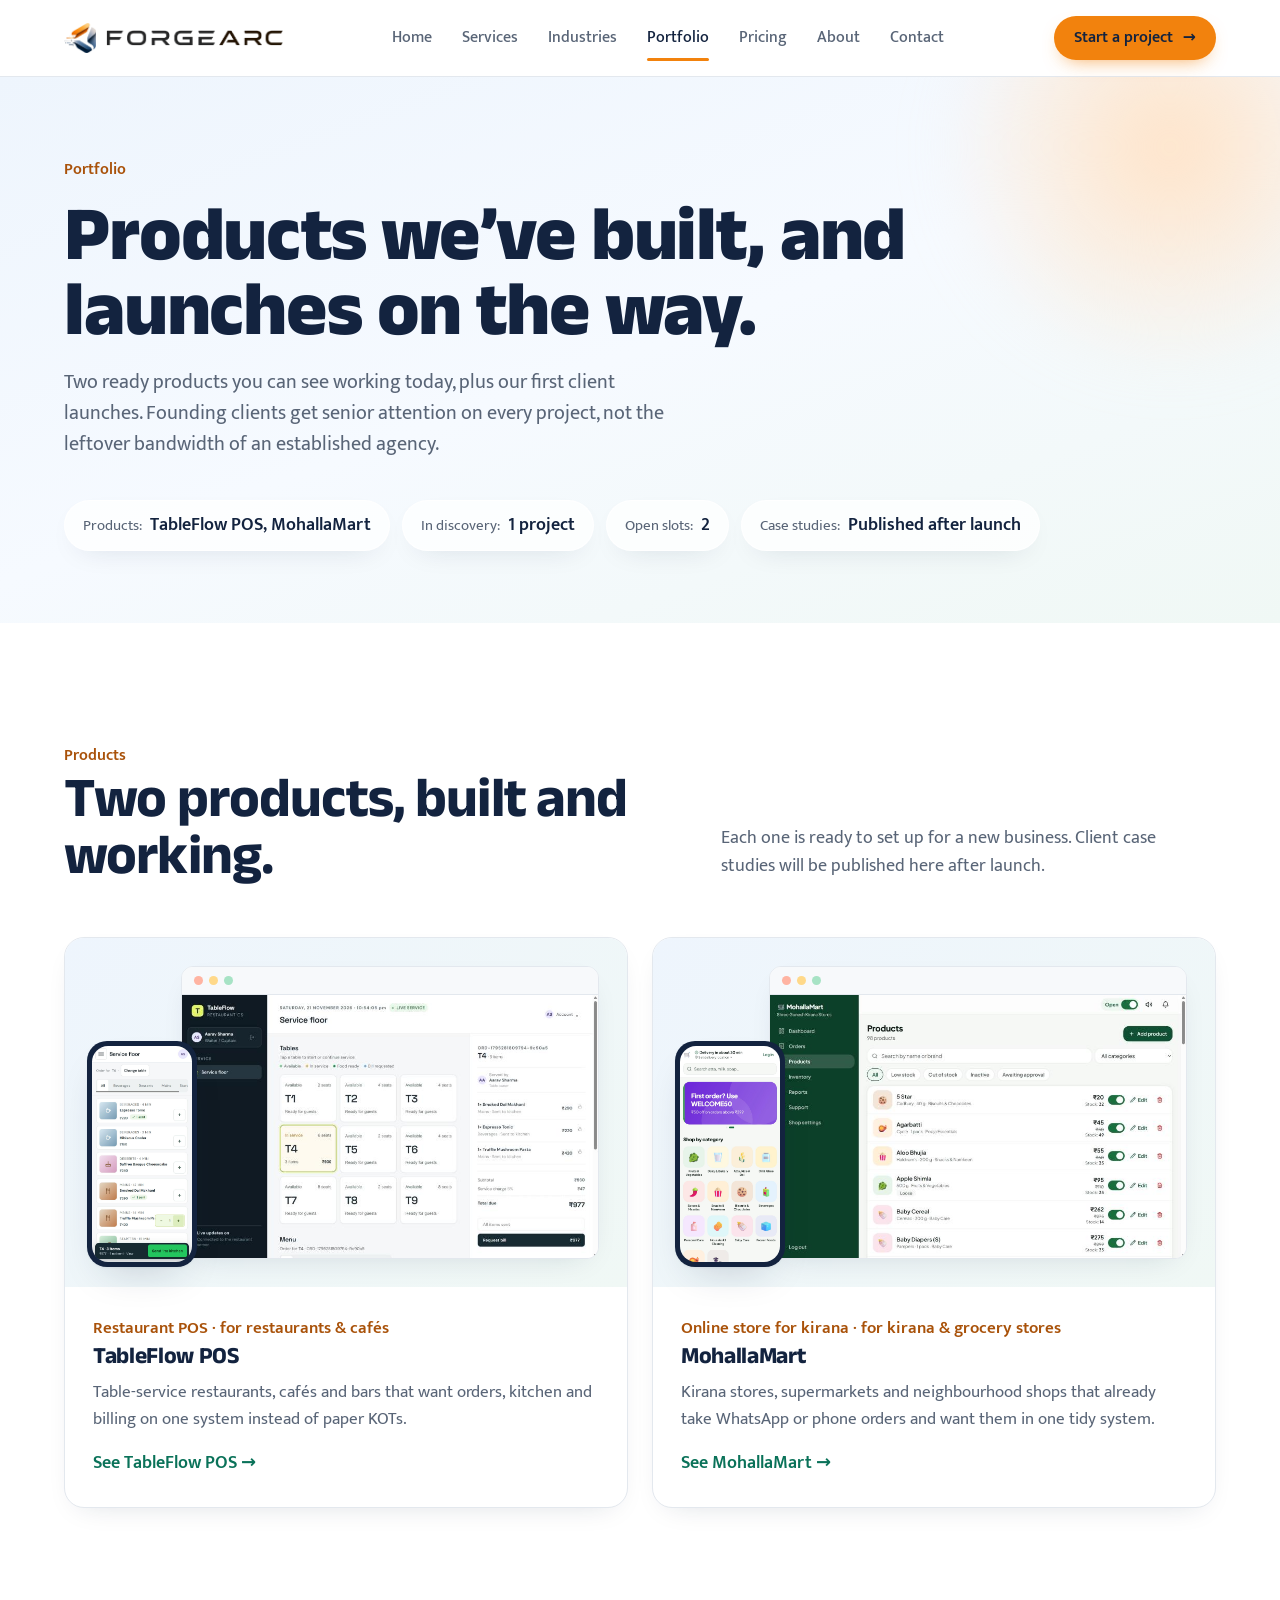
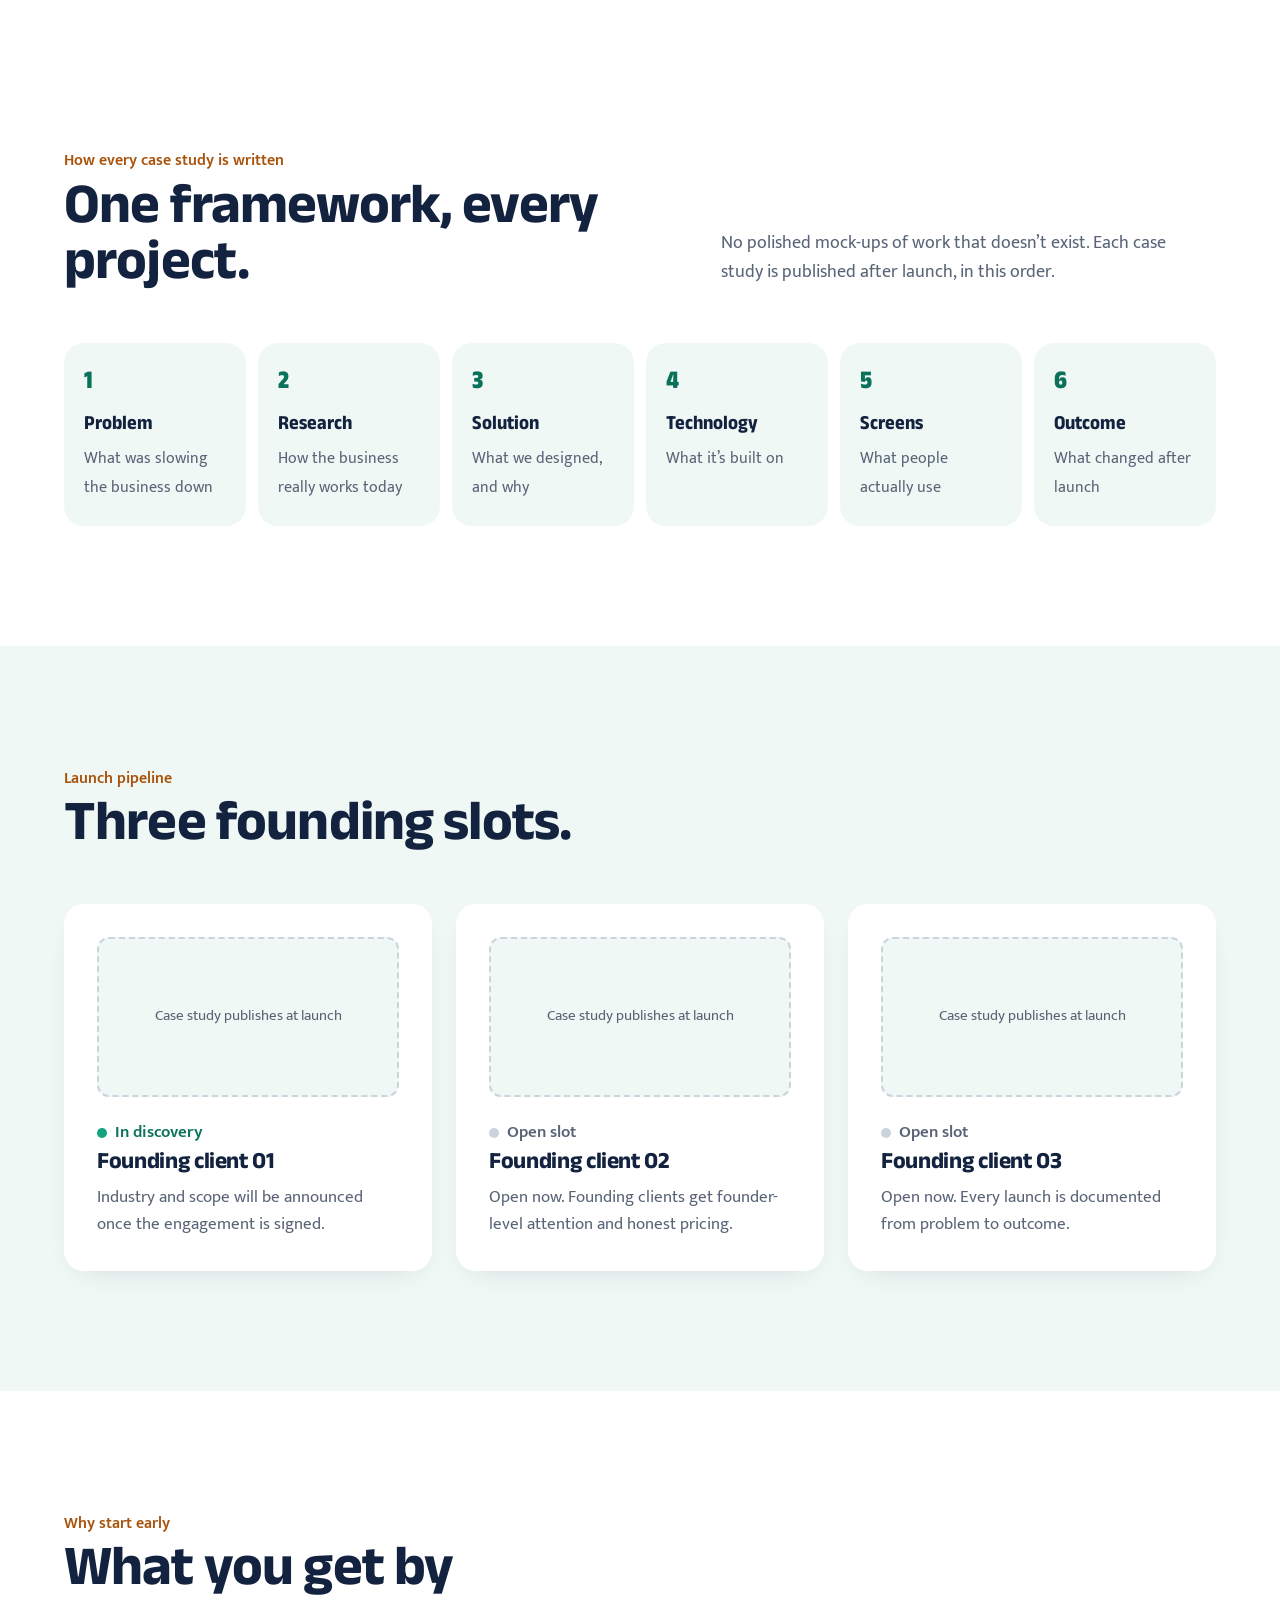
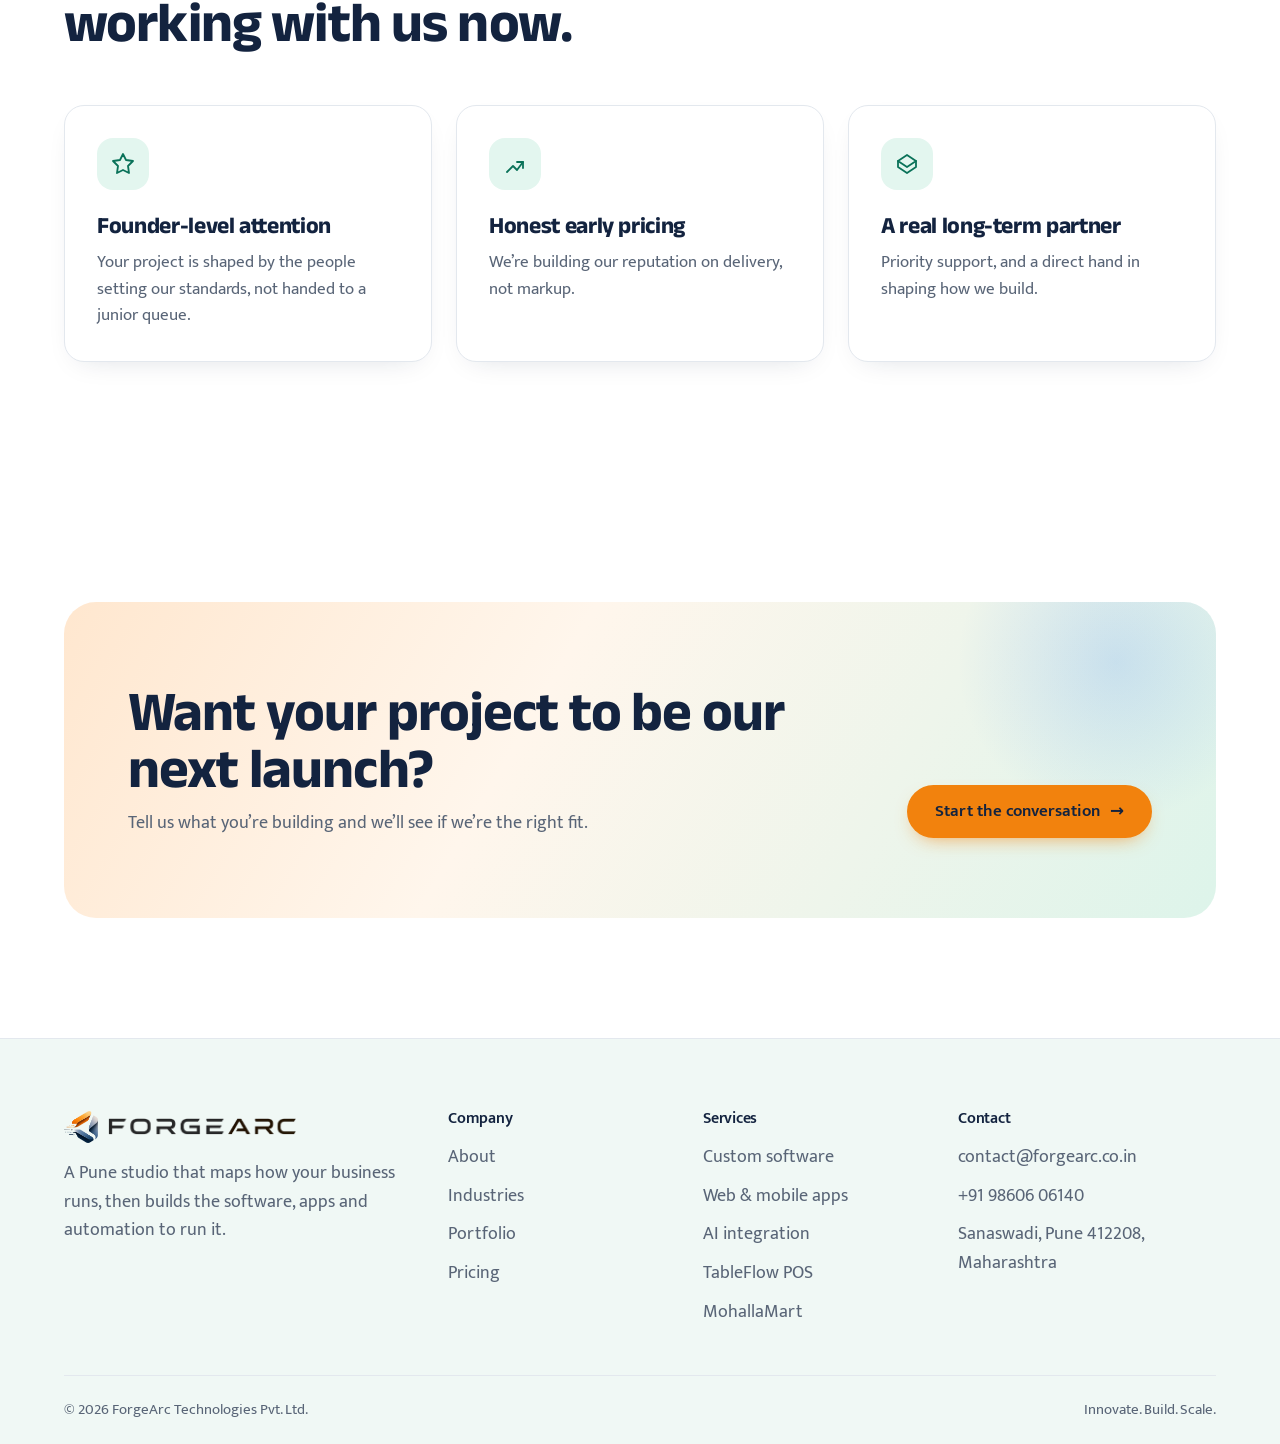
<file: portfolio.html>
<!doctype html>
<html lang="en">
<head>
<meta charset="UTF-8">
<meta name="viewport" content="width=device-width, initial-scale=1.0">
<title>Portfolio | ForgeArc Technologies</title>
<meta name="description" content="ForgeArc Technologies is onboarding its first partner projects. See the methodology every case study will follow, and how to become one of our founding clients.">
<meta name="theme-color" content="#FFFFFF">
<link rel="canonical" href="https://www.forgearc.co.in/portfolio.html">
<meta property="og:type" content="website">
<meta property="og:title" content="Portfolio | ForgeArc Technologies">
<meta property="og:description" content="ForgeArc Technologies is onboarding its first partner projects. See the methodology every case study will follow, and how to become one of our founding clients.">
<meta property="og:url" content="https://www.forgearc.co.in/portfolio.html">
<meta property="og:image" content="https://www.forgearc.co.in/assets/icon-512.png">
<meta name="twitter:card" content="summary_large_image">
<meta name="twitter:title" content="Portfolio | ForgeArc Technologies">
<meta name="twitter:description" content="ForgeArc Technologies is onboarding its first partner projects. See the methodology every case study will follow, and how to become one of our founding clients.">
<meta name="twitter:image" content="https://www.forgearc.co.in/assets/icon-512.png">
<link rel="icon" href="assets/mark.png" type="image/png">
<link rel="apple-touch-icon" href="assets/icon-180.png">
<link rel="preconnect" href="https://fonts.googleapis.com">
<link rel="preconnect" href="https://fonts.gstatic.com" crossorigin>
<link href="https://fonts.googleapis.com/css2?family=Anek+Devanagari:wght@600&family=Anek+Latin:wdth,wght@75..125,400..800&family=Mukta:wght@400;500;600&display=swap" rel="stylesheet">
<link rel="stylesheet" href="css/style.css">
<script>document.documentElement.classList.add('js');</script>
</head>
<body data-page="portfolio">
<a class="skip" href="#main">Skip to content</a>
<header class="site-header" id="site-header"></header>

<main id="main">
<section class="page-head">
  <div class="container">
    <p class="label">Portfolio</p>
    <h1>Products we&rsquo;ve built, and launches on the way.</h1>
    <p class="lede">Two ready products you can see working today, plus our first client launches. Founding clients get senior attention on every project, not the leftover bandwidth of an established agency.</p>
    <dl class="title-block marks"><div><dt>Products</dt><dd>TableFlow POS, MohallaMart</dd></div><div><dt>In discovery</dt><dd>1 project</dd></div><div><dt>Open slots</dt><dd>2</dd></div><div><dt>Case studies</dt><dd>Published after launch</dd></div></dl>
  </div>
</section>
<section class="section">
  <div class="container">
    <div class="section-head"><div><p class="label">Products</p><h2>Two products, built and working.</h2></div><p>Each one is ready to set up for a new business. Client case studies will be published here after launch.</p></div>
    <div class="grid g2"><a class="card product-card link reveal" href="tableflow.html">
        <div class="pc-media"><div class="browser-frame"><div class="bar" aria-hidden="true"><i></i><i></i><i></i></div><img src="assets/products/tableflow-desktop.jpg" alt="" width="800" height="506" loading="lazy"></div><div class="phone-frame"><img src="assets/products/tableflow-order.jpg" alt="" width="750" height="1624" loading="lazy"></div></div>
        <div class="body"><p class="label">Restaurant POS &middot; for restaurants &amp; caf&eacute;s</p><h3>TableFlow POS</h3><p>Table-service restaurants, caf&eacute;s and bars that want orders, kitchen and billing on one system instead of paper KOTs.</p><span class="more">See TableFlow POS &rarr;</span></div>
      </a><a class="card product-card link reveal" href="mohalla-mart.html">
        <div class="pc-media"><div class="browser-frame"><div class="bar" aria-hidden="true"><i></i><i></i><i></i></div><img src="assets/products/mohallamart-products.jpg" alt="" width="800" height="506" loading="lazy"></div><div class="phone-frame"><img src="assets/products/mohallamart-store.jpg" alt="" width="750" height="1624" loading="lazy"></div></div>
        <div class="body"><p class="label">Online store for kirana &middot; for kirana &amp; grocery stores</p><h3>MohallaMart</h3><p>Kirana stores, supermarkets and neighbourhood shops that already take WhatsApp or phone orders and want them in one tidy system.</p><span class="more">See MohallaMart &rarr;</span></div>
      </a></div>
  </div>
</section>

<section class="section">
  <div class="container">
    <div class="section-head"><div><p class="label">How every case study is written</p><h2>One framework, every project.</h2></div><p>No polished mock-ups of work that doesn&rsquo;t exist. Each case study is published after launch, in this order.</p></div>
    <ol class="method reveal"><li><b>Problem</b><span>What was slowing the business down</span></li><li><b>Research</b><span>How the business really works today</span></li><li><b>Solution</b><span>What we designed, and why</span></li><li><b>Technology</b><span>What it&rsquo;s built on</span></li><li><b>Screens</b><span>What people actually use</span></li><li><b>Outcome</b><span>What changed after launch</span></li></ol>
  </div>
</section>

<section class="section band">
  <div class="container">
    <div class="section-head"><div><p class="label">Launch pipeline</p><h2>Three founding slots.</h2></div></div>
    <div class="grid g3"><div class="card slot-card reveal"><div class="frame">Case study publishes at launch</div><p class="status on">In discovery</p><h3>Founding client 01</h3><p>Industry and scope will be announced once the engagement is signed.</p></div><div class="card slot-card reveal"><div class="frame">Case study publishes at launch</div><p class="status">Open slot</p><h3>Founding client 02</h3><p>Open now. Founding clients get founder-level attention and honest pricing.</p></div><div class="card slot-card reveal"><div class="frame">Case study publishes at launch</div><p class="status">Open slot</p><h3>Founding client 03</h3><p>Open now. Every launch is documented from problem to outcome.</p></div></div>
  </div>
</section>

<section class="section">
  <div class="container">
    <div class="section-head"><div><p class="label">Why start early</p><h2>What you get by working with us now.</h2></div></div>
    <div class="grid g3"><div class="card reveal"><div class="icon"><svg viewBox="0 0 24 24" fill="none" stroke-width="1.8" stroke-linecap="round" stroke-linejoin="round" aria-hidden="true"><path d="M12 2l3 6 7 1-5 5 1 7-6-3-6 3 1-7-5-5 7-1z"/></svg></div><h3>Founder-level attention</h3><p>Your project is shaped by the people setting our standards, not handed to a junior queue.</p></div><div class="card reveal"><div class="icon"><svg viewBox="0 0 24 24" fill="none" stroke-width="1.8" stroke-linecap="round" stroke-linejoin="round" aria-hidden="true"><path d="M4 20l6-6 4 4 6-8"/><path d="M14 10h6v6"/></svg></div><h3>Honest early pricing</h3><p>We&rsquo;re building our reputation on delivery, not markup.</p></div><div class="card reveal"><div class="icon"><svg viewBox="0 0 24 24" fill="none" stroke-width="1.8" stroke-linecap="round" stroke-linejoin="round" aria-hidden="true"><path d="M3 9l9-6 9 6-9 6-9-6z"/><path d="M3 9v6l9 6 9-6V9"/></svg></div><h3>A real long-term partner</h3><p>Priority support, and a direct hand in shaping how we build.</p></div></div>
  </div>
</section>

<section class="section">
  <div class="container">
    <div class="cta reveal">
      <div><h2>Want your project to be our next launch?</h2><p>Tell us what you&rsquo;re building and we&rsquo;ll see if we&rsquo;re the right fit.</p></div>
      <a class="btn btn-forge" href="contact.html">Start the conversation <span class="arr" aria-hidden="true">&rarr;</span></a>
    </div>
  </div>
</section>

</main>

<footer class="site-footer" id="site-footer"></footer>

<script src="js/layout.js"></script>
<script src="js/schema.js"></script>
<script src="js/script.js"></script>
</body>
</html>
</file>
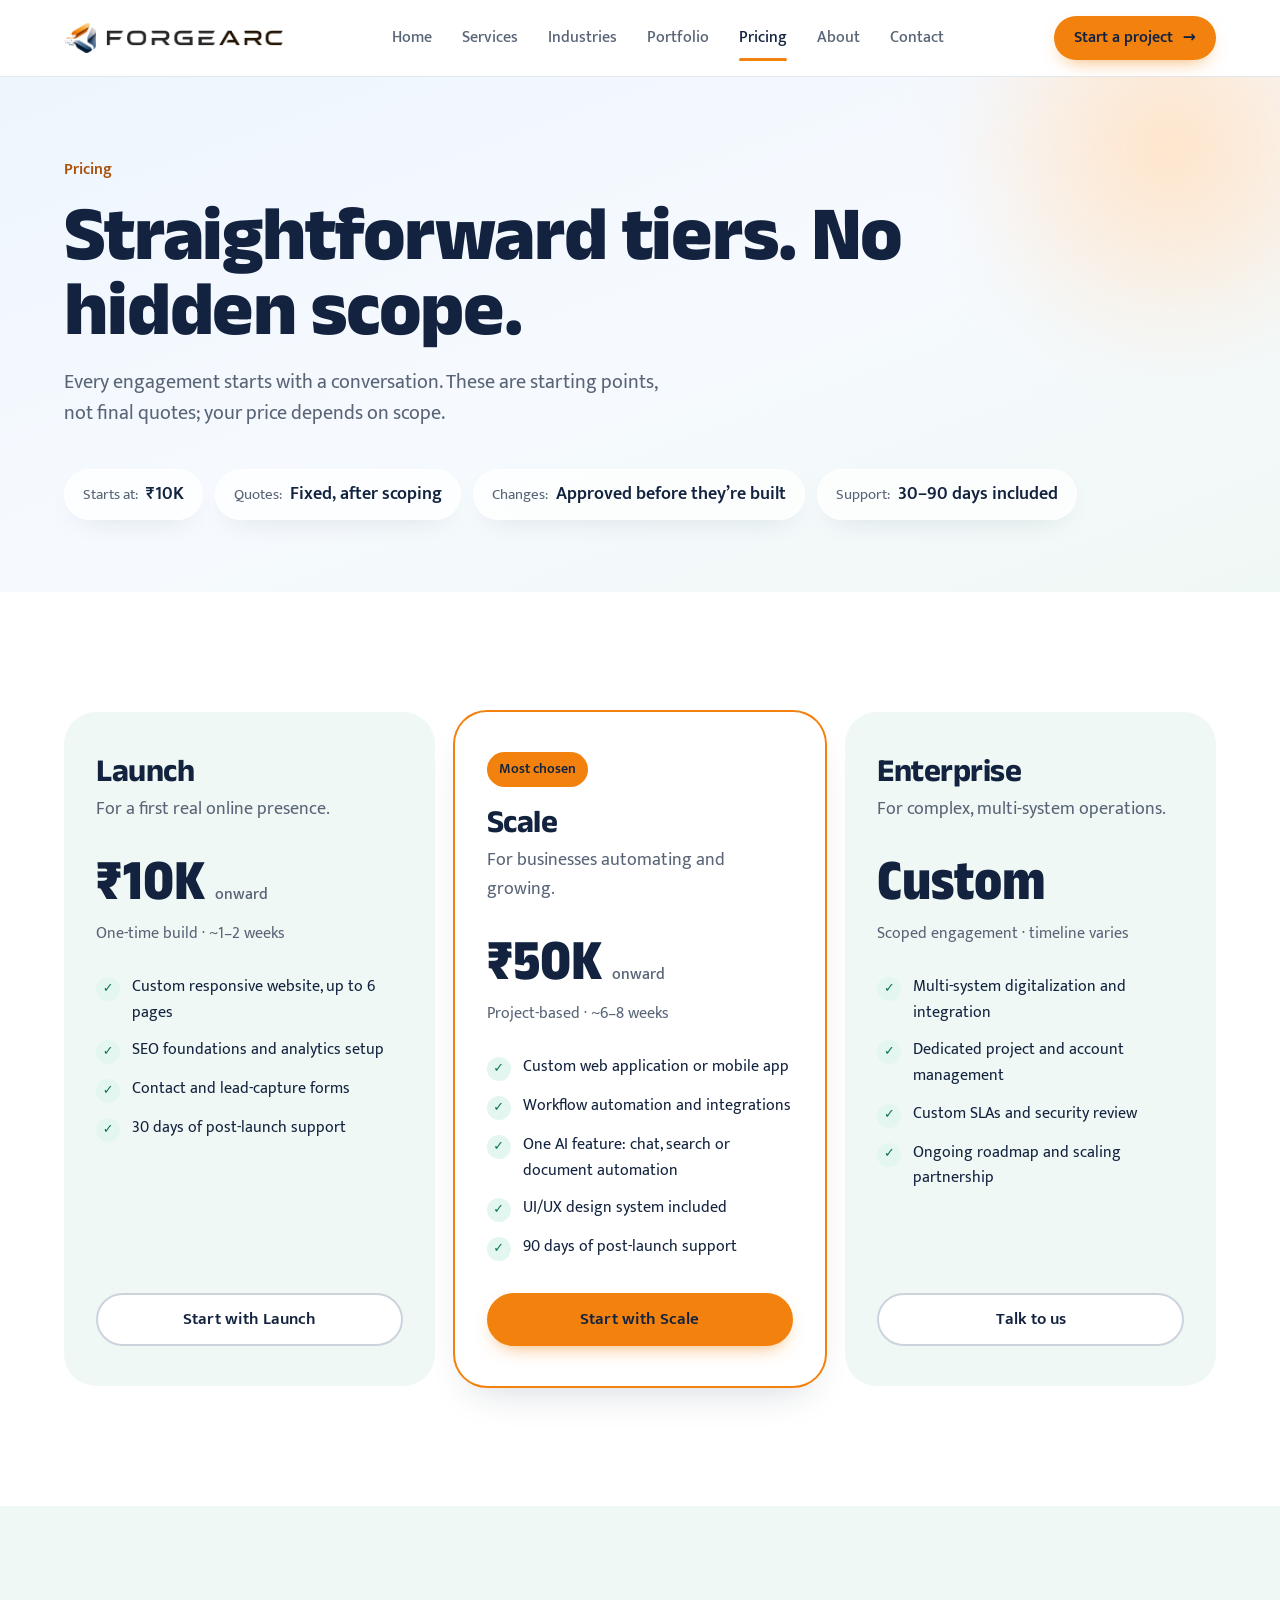
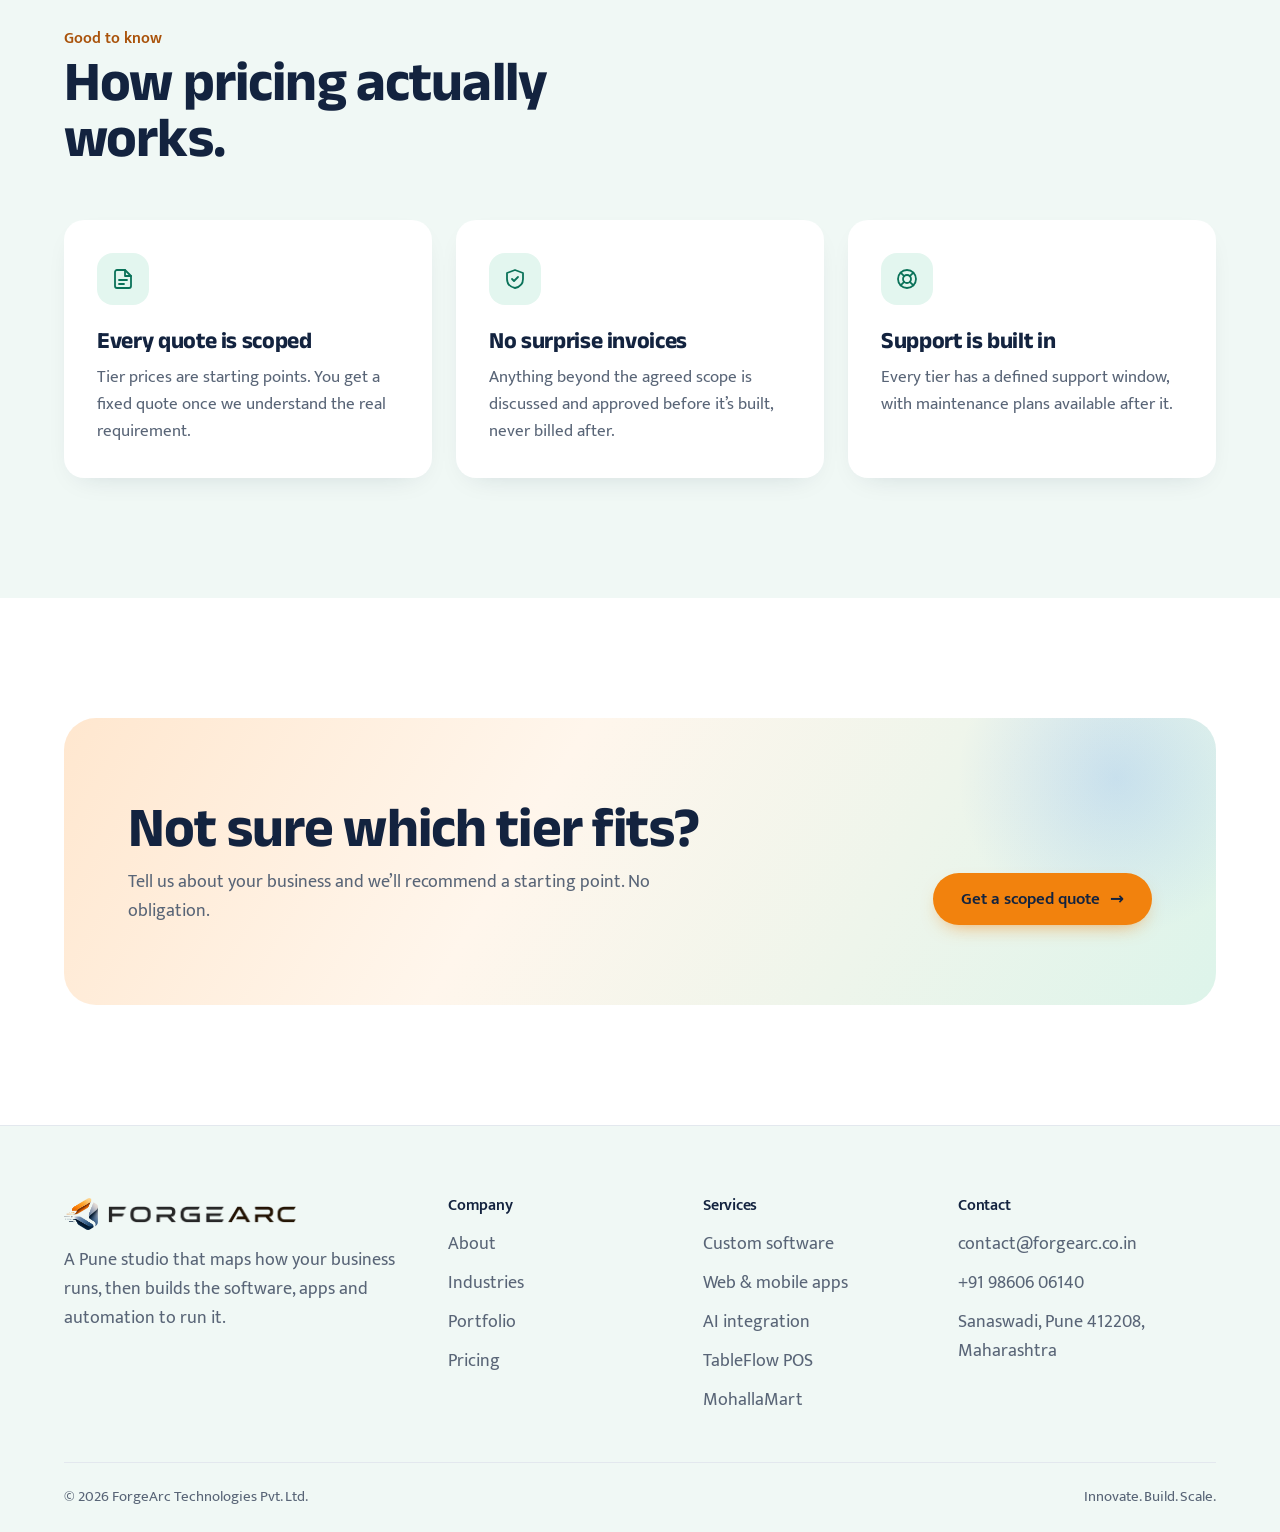
<file: pricing.html>
<!doctype html>
<html lang="en">
<head>
<meta charset="UTF-8">
<meta name="viewport" content="width=device-width, initial-scale=1.0">
<title>Pricing | ForgeArc Technologies</title>
<meta name="description" content="Launch, Scale and Enterprise engagement tiers from ForgeArc Technologies — transparent starting points for websites, applications, AI integration and ongoing support.">
<meta name="theme-color" content="#FFFFFF">
<link rel="canonical" href="https://www.forgearc.co.in/pricing.html">
<meta property="og:type" content="website">
<meta property="og:title" content="Pricing | ForgeArc Technologies">
<meta property="og:description" content="Launch, Scale and Enterprise engagement tiers from ForgeArc Technologies — transparent starting points for websites, applications, AI integration and ongoing support.">
<meta property="og:url" content="https://www.forgearc.co.in/pricing.html">
<meta property="og:image" content="https://www.forgearc.co.in/assets/icon-512.png">
<meta name="twitter:card" content="summary_large_image">
<meta name="twitter:title" content="Pricing | ForgeArc Technologies">
<meta name="twitter:description" content="Launch, Scale and Enterprise engagement tiers from ForgeArc Technologies — transparent starting points for websites, applications, AI integration and ongoing support.">
<meta name="twitter:image" content="https://www.forgearc.co.in/assets/icon-512.png">
<link rel="icon" href="assets/mark.png" type="image/png">
<link rel="apple-touch-icon" href="assets/icon-180.png">
<link rel="preconnect" href="https://fonts.googleapis.com">
<link rel="preconnect" href="https://fonts.gstatic.com" crossorigin>
<link href="https://fonts.googleapis.com/css2?family=Anek+Devanagari:wght@600&family=Anek+Latin:wdth,wght@75..125,400..800&family=Mukta:wght@400;500;600&display=swap" rel="stylesheet">
<link rel="stylesheet" href="css/style.css">
<script>document.documentElement.classList.add('js');</script>
</head>
<body data-page="pricing">
<a class="skip" href="#main">Skip to content</a>
<header class="site-header" id="site-header"></header>

<main id="main">
<section class="page-head">
  <div class="container">
    <p class="label">Pricing</p>
    <h1>Straightforward tiers. No hidden scope.</h1>
    <p class="lede">Every engagement starts with a conversation. These are starting points, not final quotes; your price depends on scope.</p>
    <dl class="title-block marks"><div><dt>Starts at</dt><dd>&#8377;10K</dd></div><div><dt>Quotes</dt><dd>Fixed, after scoping</dd></div><div><dt>Changes</dt><dd>Approved before they&rsquo;re built</dd></div><div><dt>Support</dt><dd>30&ndash;90 days included</dd></div></dl>
  </div>
</section>

<section class="section">
  <div class="container">
    <div class="tiers reveal"><div class="tier "><h3>Launch</h3><p class="for">For a first real online presence.</p><div class="price">&#8377;10K <small>onward</small></div><p class="meta">One-time build &middot; ~1&ndash;2 weeks</p><ul class="checks"><li>Custom responsive website, up to 6 pages</li><li>SEO foundations and analytics setup</li><li>Contact and lead-capture forms</li><li>30 days of post-launch support</li></ul><a class="btn btn-line btn-block" href="contact.html">Start with Launch</a></div><div class="tier featured"><span class="flag">Most chosen</span><h3>Scale</h3><p class="for">For businesses automating and growing.</p><div class="price">&#8377;50K <small>onward</small></div><p class="meta">Project-based &middot; ~6&ndash;8 weeks</p><ul class="checks"><li>Custom web application or mobile app</li><li>Workflow automation and integrations</li><li>One AI feature: chat, search or document automation</li><li>UI/UX design system included</li><li>90 days of post-launch support</li></ul><a class="btn btn-forge btn-block" href="contact.html">Start with Scale</a></div><div class="tier "><h3>Enterprise</h3><p class="for">For complex, multi-system operations.</p><div class="price">Custom</div><p class="meta">Scoped engagement &middot; timeline varies</p><ul class="checks"><li>Multi-system digitalization and integration</li><li>Dedicated project and account management</li><li>Custom SLAs and security review</li><li>Ongoing roadmap and scaling partnership</li></ul><a class="btn btn-line btn-block" href="contact.html">Talk to us</a></div></div>
  </div>
</section>

<section class="section band">
  <div class="container">
    <div class="section-head"><div><p class="label">Good to know</p><h2>How pricing actually works.</h2></div></div>
    <div class="grid g3"><div class="card reveal"><div class="icon"><svg viewBox="0 0 24 24" fill="none" stroke-width="1.8" stroke-linecap="round" stroke-linejoin="round" aria-hidden="true"><path d="M14 3H6a2 2 0 00-2 2v14a2 2 0 002 2h12a2 2 0 002-2V9z"/><path d="M14 3v6h6M8 13h8M8 17h5"/></svg></div><h3>Every quote is scoped</h3><p>Tier prices are starting points. You get a fixed quote once we understand the real requirement.</p></div><div class="card reveal"><div class="icon"><svg viewBox="0 0 24 24" fill="none" stroke-width="1.8" stroke-linecap="round" stroke-linejoin="round" aria-hidden="true"><path d="M12 3l8 3v6c0 5-3.5 8-8 9-4.5-1-8-4-8-9V6z"/><path d="M9 12l2 2 4-4"/></svg></div><h3>No surprise invoices</h3><p>Anything beyond the agreed scope is discussed and approved before it&rsquo;s built, never billed after.</p></div><div class="card reveal"><div class="icon"><svg viewBox="0 0 24 24" fill="none" stroke-width="1.8" stroke-linecap="round" stroke-linejoin="round" aria-hidden="true"><circle cx="12" cy="12" r="9"/><circle cx="12" cy="12" r="4"/><path d="M5.6 5.6l3.6 3.6M14.8 14.8l3.6 3.6M18.4 5.6l-3.6 3.6M9.2 14.8l-3.6 3.6"/></svg></div><h3>Support is built in</h3><p>Every tier has a defined support window, with maintenance plans available after it.</p></div></div>
  </div>
</section>

<section class="section">
  <div class="container">
    <div class="cta reveal">
      <div><h2>Not sure which tier fits?</h2><p>Tell us about your business and we&rsquo;ll recommend a starting point. No obligation.</p></div>
      <a class="btn btn-forge" href="contact.html">Get a scoped quote <span class="arr" aria-hidden="true">&rarr;</span></a>
    </div>
  </div>
</section>

</main>

<footer class="site-footer" id="site-footer"></footer>

<script src="js/layout.js"></script>
<script src="js/schema.js"></script>
<script src="js/script.js"></script>
</body>
</html>
</file>
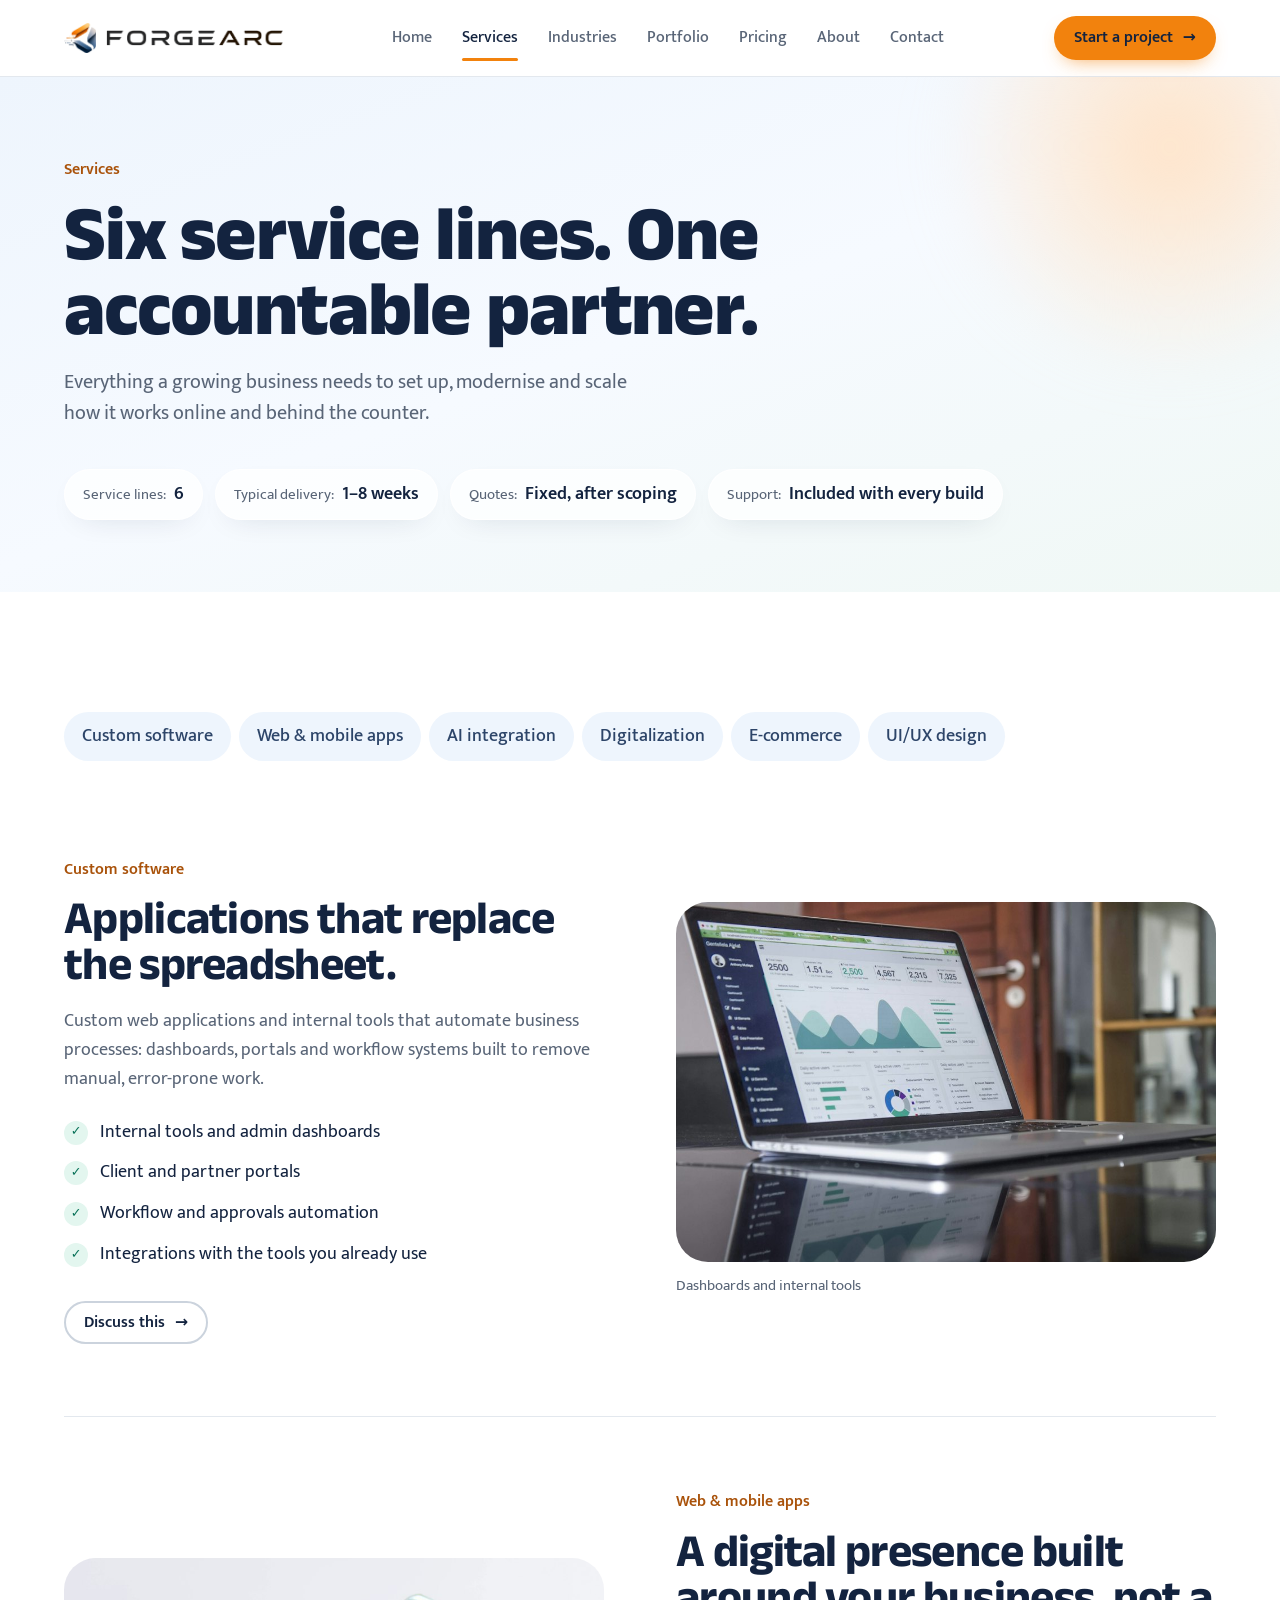
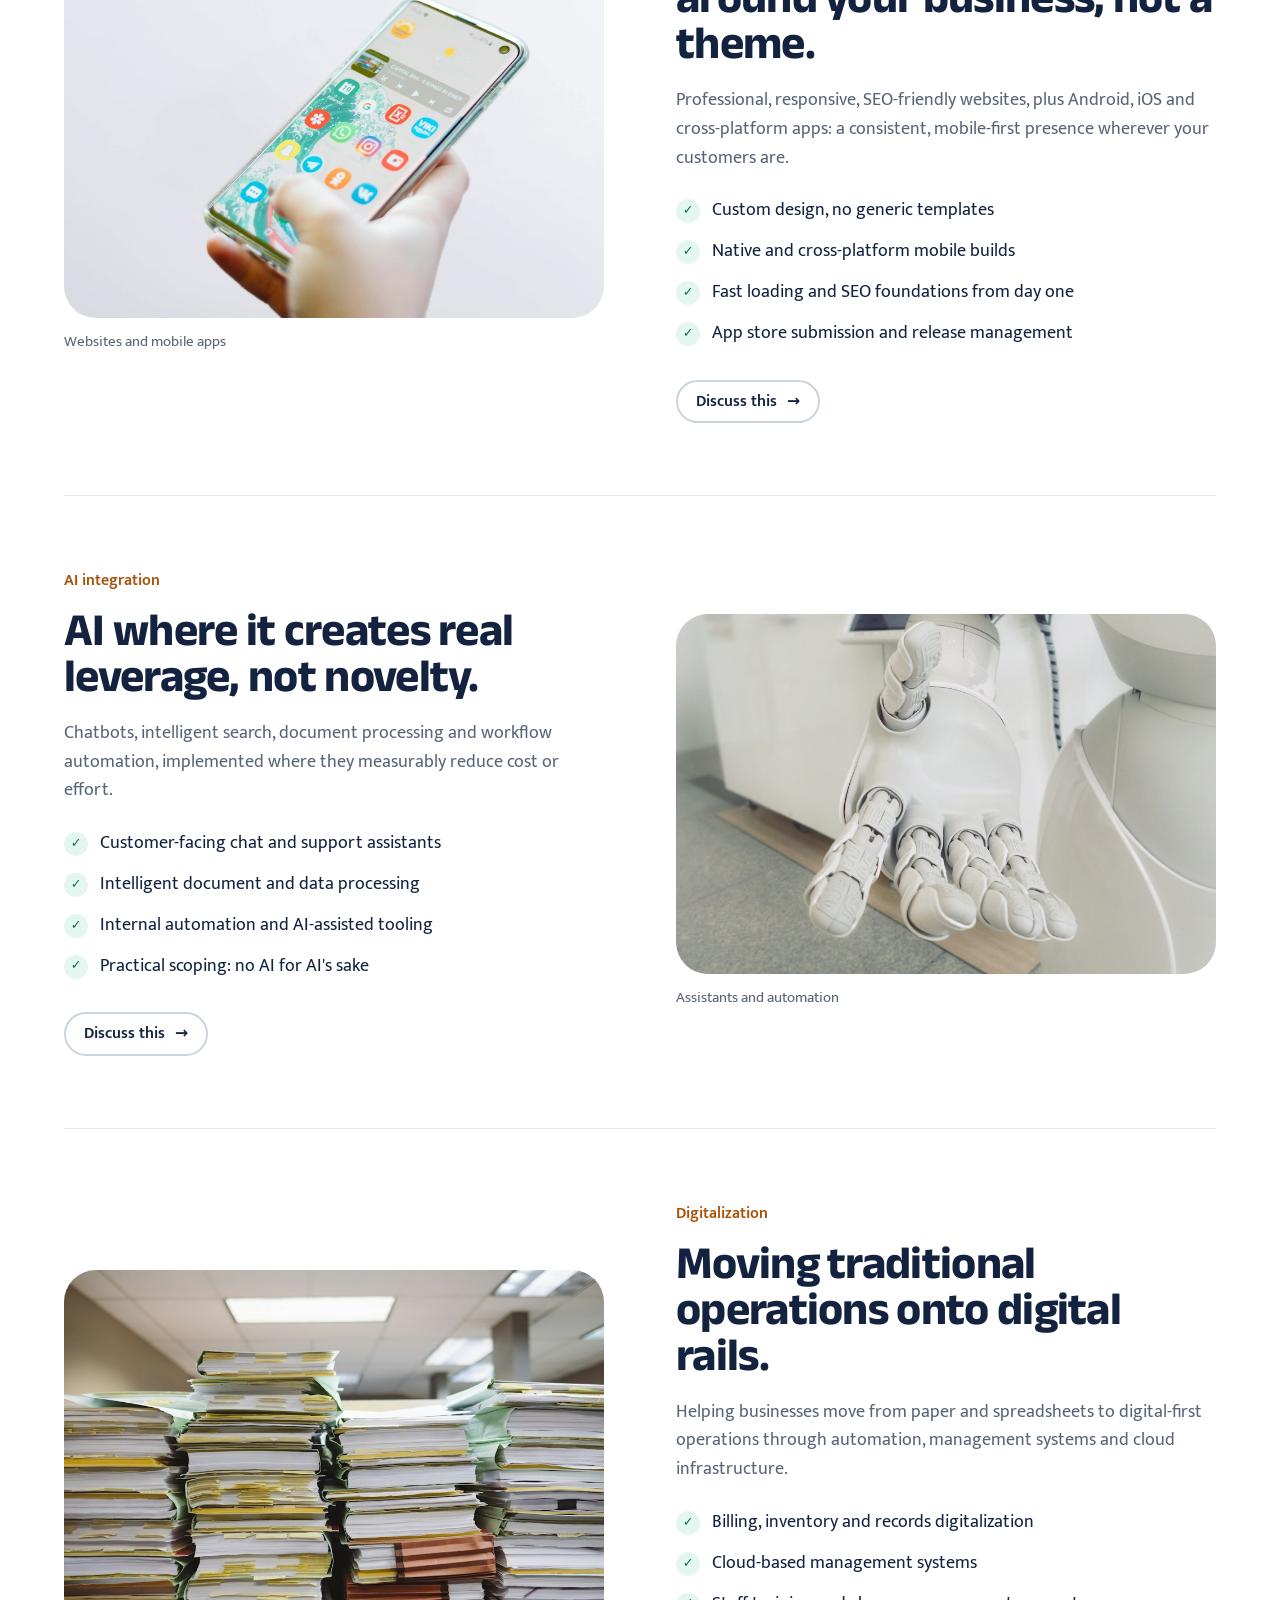
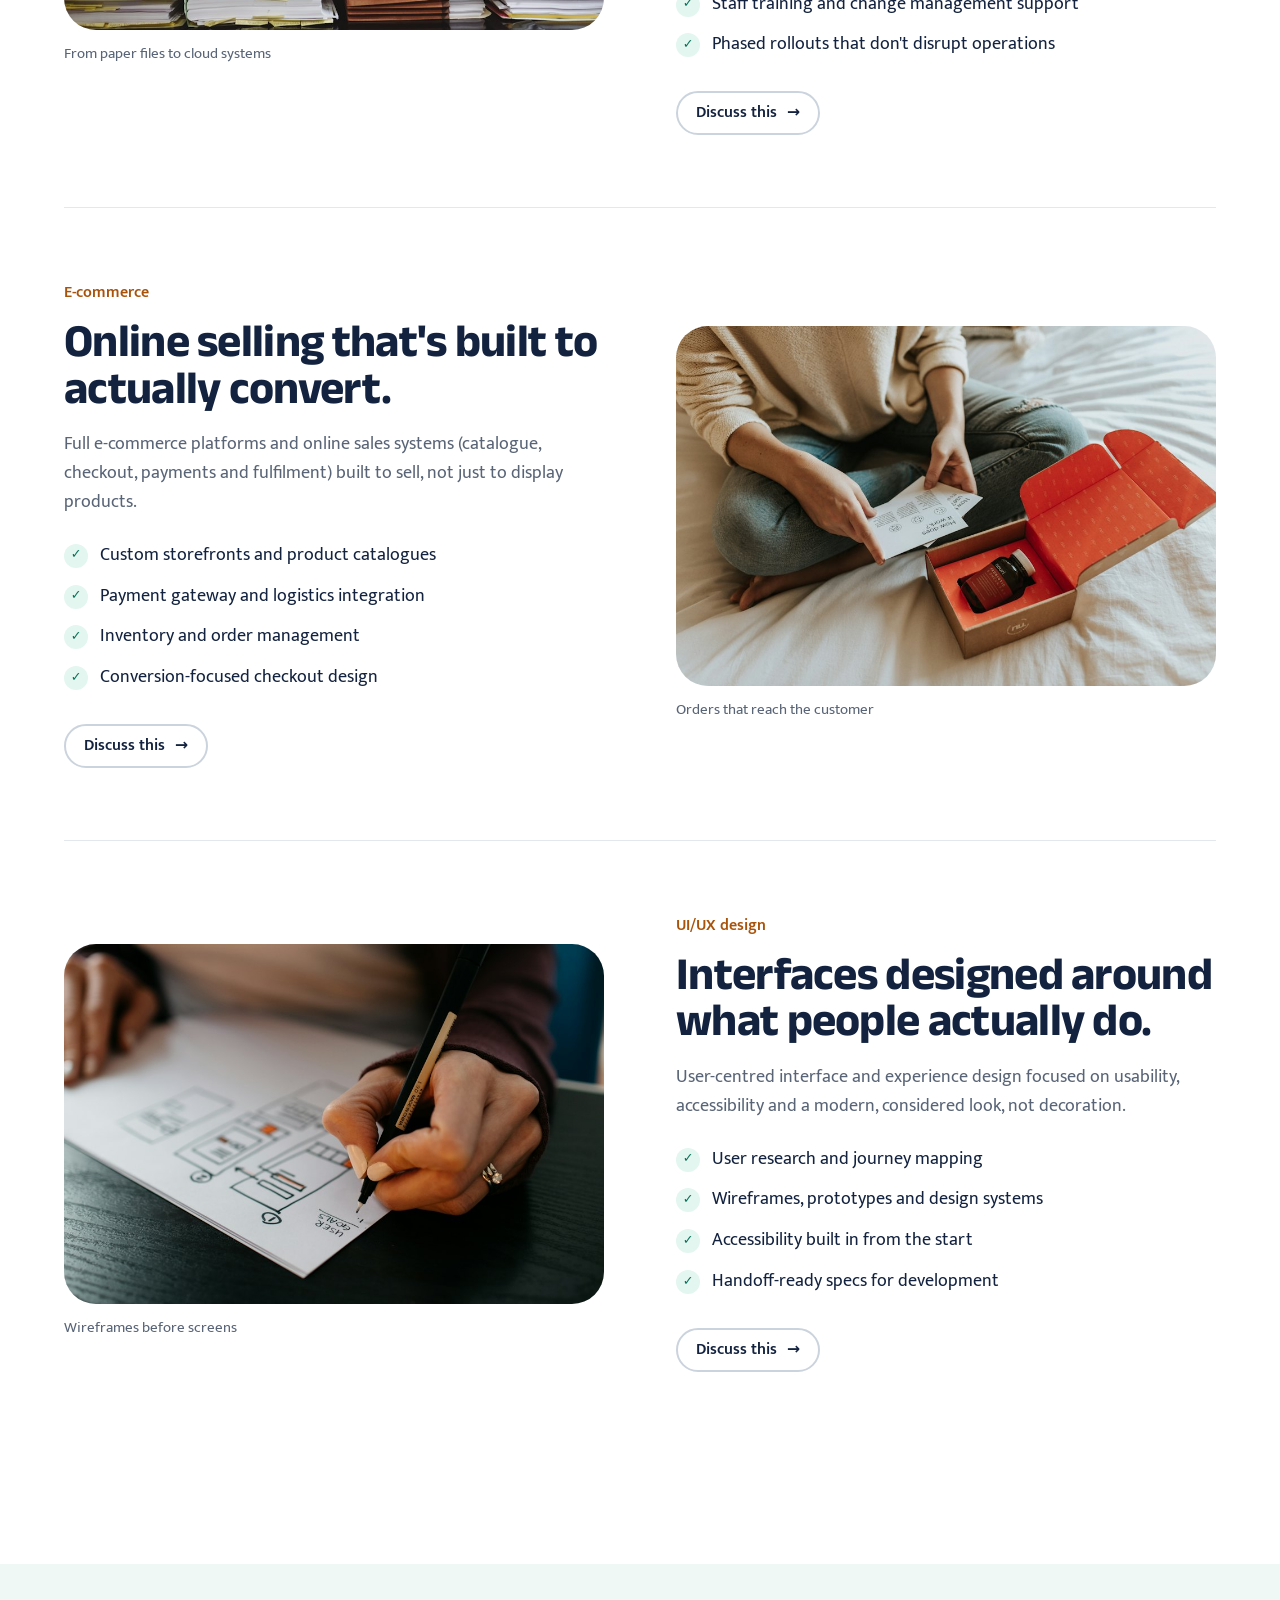
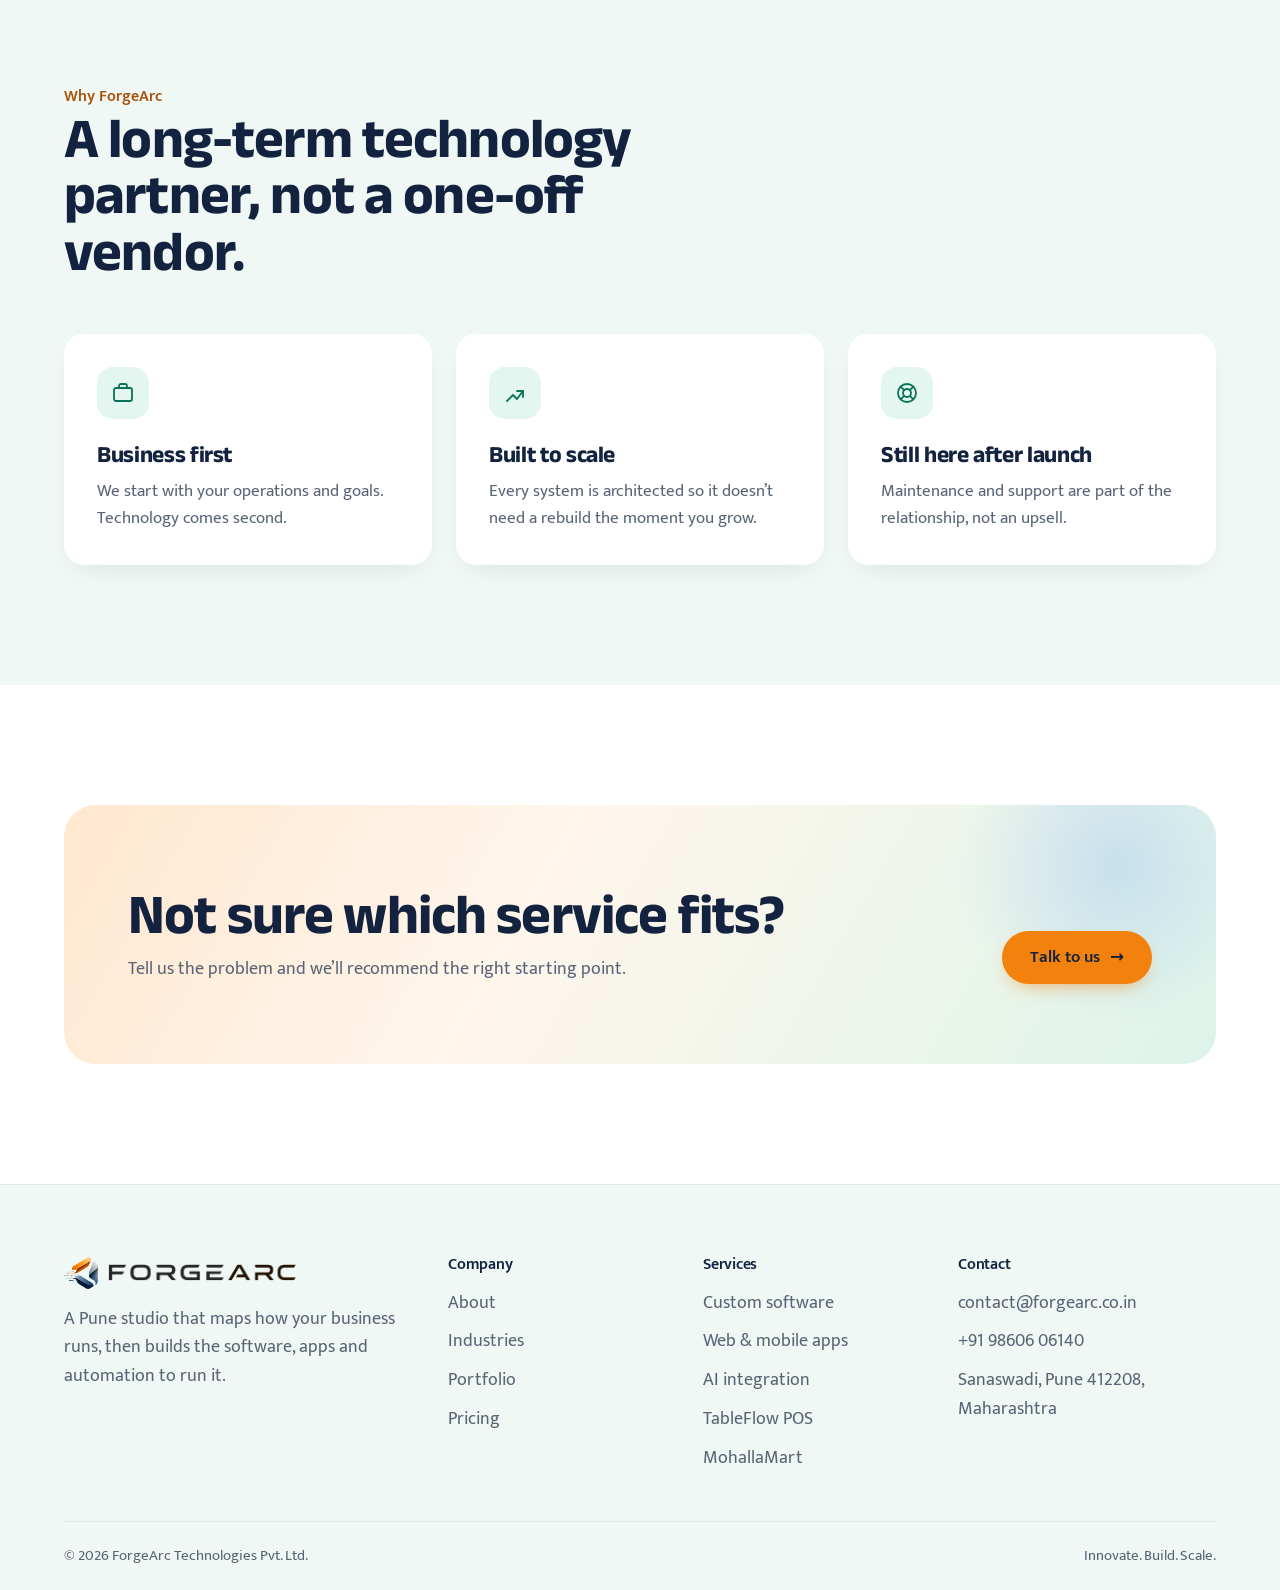
<file: services.html>
<!doctype html>
<html lang="en">
<head>
<meta charset="UTF-8">
<meta name="viewport" content="width=device-width, initial-scale=1.0">
<title>Services | ForgeArc Technologies</title>
<meta name="description" content="Custom software, web and mobile apps, AI integration, digitalization, e-commerce and UI/UX design — ForgeArc&#x27;s six core service lines.">
<meta name="theme-color" content="#FFFFFF">
<link rel="canonical" href="https://www.forgearc.co.in/services.html">
<meta property="og:type" content="website">
<meta property="og:title" content="Services | ForgeArc Technologies">
<meta property="og:description" content="Custom software, web and mobile apps, AI integration, digitalization, e-commerce and UI/UX design — ForgeArc&#x27;s six core service lines.">
<meta property="og:url" content="https://www.forgearc.co.in/services.html">
<meta property="og:image" content="https://www.forgearc.co.in/assets/icon-512.png">
<meta name="twitter:card" content="summary_large_image">
<meta name="twitter:title" content="Services | ForgeArc Technologies">
<meta name="twitter:description" content="Custom software, web and mobile apps, AI integration, digitalization, e-commerce and UI/UX design — ForgeArc&#x27;s six core service lines.">
<meta name="twitter:image" content="https://www.forgearc.co.in/assets/icon-512.png">
<link rel="icon" href="assets/mark.png" type="image/png">
<link rel="apple-touch-icon" href="assets/icon-180.png">
<link rel="preconnect" href="https://fonts.googleapis.com">
<link rel="preconnect" href="https://fonts.gstatic.com" crossorigin>
<link href="https://fonts.googleapis.com/css2?family=Anek+Devanagari:wght@600&family=Anek+Latin:wdth,wght@75..125,400..800&family=Mukta:wght@400;500;600&display=swap" rel="stylesheet">
<link rel="stylesheet" href="css/style.css">
<script>document.documentElement.classList.add('js');</script>
</head>
<body data-page="services">
<a class="skip" href="#main">Skip to content</a>
<header class="site-header" id="site-header"></header>

<main id="main">
<section class="page-head">
  <div class="container">
    <p class="label">Services</p>
    <h1>Six service lines. One accountable partner.</h1>
    <p class="lede">Everything a growing business needs to set up, modernise and scale how it works online and behind the counter.</p>
    <dl class="title-block marks"><div><dt>Service lines</dt><dd>6</dd></div><div><dt>Typical delivery</dt><dd>1&ndash;8 weeks</dd></div><div><dt>Quotes</dt><dd>Fixed, after scoping</dd></div><div><dt>Support</dt><dd>Included with every build</dd></div></dl>
  </div>
</section>

<section class="section">
  <div class="container">
    <nav class="svc-nav" aria-label="Jump to a service"><a href="#custom-software">Custom software</a><a href="#apps">Web &amp; mobile apps</a><a href="#ai">AI integration</a><a href="#digitalization">Digitalization</a><a href="#ecommerce">E-commerce</a><a href="#uiux">UI/UX design</a></nav>
    <article class="svc" id="custom-software">
      <div class="reveal">
        <p class="label">Custom software</p>
        <h2>Applications that replace the spreadsheet.</h2>
        <p>Custom web applications and internal tools that automate business processes: dashboards, portals and workflow systems built to remove manual, error-prone work.</p>
        <ul class="checks"><li>Internal tools and admin dashboards</li><li>Client and partner portals</li><li>Workflow and approvals automation</li><li>Integrations with the tools you already use</li></ul>
        <div class="actions"><a class="btn btn-line btn-sm" href="contact.html">Discuss this <span class="arr" aria-hidden="true">&rarr;</span></a></div>
      </div>
      <figure class="fig marks reveal"><img src="assets/photos/svc-software.jpg" alt="" width="960" height="640" loading="lazy"><figcaption>Dashboards and internal tools</figcaption></figure>
    </article>
<article class="svc" id="apps">
      <div class="reveal">
        <p class="label">Web &amp; mobile apps</p>
        <h2>A digital presence built around your business, not a theme.</h2>
        <p>Professional, responsive, SEO-friendly websites, plus Android, iOS and cross-platform apps: a consistent, mobile-first presence wherever your customers are.</p>
        <ul class="checks"><li>Custom design, no generic templates</li><li>Native and cross-platform mobile builds</li><li>Fast loading and SEO foundations from day one</li><li>App store submission and release management</li></ul>
        <div class="actions"><a class="btn btn-line btn-sm" href="contact.html">Discuss this <span class="arr" aria-hidden="true">&rarr;</span></a></div>
      </div>
      <figure class="fig marks reveal"><img src="assets/photos/svc-apps.jpg" alt="" width="960" height="640" loading="lazy"><figcaption>Websites and mobile apps</figcaption></figure>
    </article>
<article class="svc" id="ai">
      <div class="reveal">
        <p class="label">AI integration</p>
        <h2>AI where it creates real leverage, not novelty.</h2>
        <p>Chatbots, intelligent search, document processing and workflow automation, implemented where they measurably reduce cost or effort.</p>
        <ul class="checks"><li>Customer-facing chat and support assistants</li><li>Intelligent document and data processing</li><li>Internal automation and AI-assisted tooling</li><li>Practical scoping: no AI for AI's sake</li></ul>
        <div class="actions"><a class="btn btn-line btn-sm" href="contact.html">Discuss this <span class="arr" aria-hidden="true">&rarr;</span></a></div>
      </div>
      <figure class="fig marks reveal"><img src="assets/photos/svc-ai.jpg" alt="" width="960" height="640" loading="lazy"><figcaption>Assistants and automation</figcaption></figure>
    </article>
<article class="svc" id="digitalization">
      <div class="reveal">
        <p class="label">Digitalization</p>
        <h2>Moving traditional operations onto digital rails.</h2>
        <p>Helping businesses move from paper and spreadsheets to digital-first operations through automation, management systems and cloud infrastructure.</p>
        <ul class="checks"><li>Billing, inventory and records digitalization</li><li>Cloud-based management systems</li><li>Staff training and change management support</li><li>Phased rollouts that don't disrupt operations</li></ul>
        <div class="actions"><a class="btn btn-line btn-sm" href="contact.html">Discuss this <span class="arr" aria-hidden="true">&rarr;</span></a></div>
      </div>
      <figure class="fig marks reveal"><img src="assets/photos/svc-digital.jpg" alt="" width="960" height="640" loading="lazy"><figcaption>From paper files to cloud systems</figcaption></figure>
    </article>
<article class="svc" id="ecommerce">
      <div class="reveal">
        <p class="label">E-commerce</p>
        <h2>Online selling that's built to actually convert.</h2>
        <p>Full e-commerce platforms and online sales systems (catalogue, checkout, payments and fulfilment) built to sell, not just to display products.</p>
        <ul class="checks"><li>Custom storefronts and product catalogues</li><li>Payment gateway and logistics integration</li><li>Inventory and order management</li><li>Conversion-focused checkout design</li></ul>
        <div class="actions"><a class="btn btn-line btn-sm" href="contact.html">Discuss this <span class="arr" aria-hidden="true">&rarr;</span></a></div>
      </div>
      <figure class="fig marks reveal"><img src="assets/photos/svc-ecommerce.jpg" alt="" width="960" height="640" loading="lazy"><figcaption>Orders that reach the customer</figcaption></figure>
    </article>
<article class="svc" id="uiux">
      <div class="reveal">
        <p class="label">UI/UX design</p>
        <h2>Interfaces designed around what people actually do.</h2>
        <p>User-centred interface and experience design focused on usability, accessibility and a modern, considered look, not decoration.</p>
        <ul class="checks"><li>User research and journey mapping</li><li>Wireframes, prototypes and design systems</li><li>Accessibility built in from the start</li><li>Handoff-ready specs for development</li></ul>
        <div class="actions"><a class="btn btn-line btn-sm" href="contact.html">Discuss this <span class="arr" aria-hidden="true">&rarr;</span></a></div>
      </div>
      <figure class="fig marks reveal"><img src="assets/photos/svc-uiux.jpg" alt="" width="960" height="640" loading="lazy"><figcaption>Wireframes before screens</figcaption></figure>
    </article>

  </div>
</section>

<section class="section band">
  <div class="container">
    <div class="section-head">
      <div><p class="label">Why ForgeArc</p><h2>A long-term technology partner, not a one-off vendor.</h2></div>
    </div>
    <div class="grid g3"><div class="card reveal"><div class="icon"><svg viewBox="0 0 24 24" fill="none" stroke-width="1.8" stroke-linecap="round" stroke-linejoin="round" aria-hidden="true"><rect x="3" y="7" width="18" height="13" rx="2"/><path d="M8 7V5a2 2 0 012-2h4a2 2 0 012 2v2"/></svg></div><h3>Business first</h3><p>We start with your operations and goals. Technology comes second.</p></div><div class="card reveal"><div class="icon"><svg viewBox="0 0 24 24" fill="none" stroke-width="1.8" stroke-linecap="round" stroke-linejoin="round" aria-hidden="true"><path d="M4 20l6-6 4 4 6-8"/><path d="M14 10h6v6"/></svg></div><h3>Built to scale</h3><p>Every system is architected so it doesn&rsquo;t need a rebuild the moment you grow.</p></div><div class="card reveal"><div class="icon"><svg viewBox="0 0 24 24" fill="none" stroke-width="1.8" stroke-linecap="round" stroke-linejoin="round" aria-hidden="true"><circle cx="12" cy="12" r="9"/><circle cx="12" cy="12" r="4"/><path d="M5.6 5.6l3.6 3.6M14.8 14.8l3.6 3.6M18.4 5.6l-3.6 3.6M9.2 14.8l-3.6 3.6"/></svg></div><h3>Still here after launch</h3><p>Maintenance and support are part of the relationship, not an upsell.</p></div></div>
  </div>
</section>

<section class="section">
  <div class="container">
    <div class="cta reveal">
      <div><h2>Not sure which service fits?</h2><p>Tell us the problem and we&rsquo;ll recommend the right starting point.</p></div>
      <a class="btn btn-forge" href="contact.html">Talk to us <span class="arr" aria-hidden="true">&rarr;</span></a>
    </div>
  </div>
</section>

</main>

<footer class="site-footer" id="site-footer"></footer>

<script src="js/layout.js"></script>
<script src="js/schema.js"></script>
<script src="js/script.js"></script>
</body>
</html>
</file>
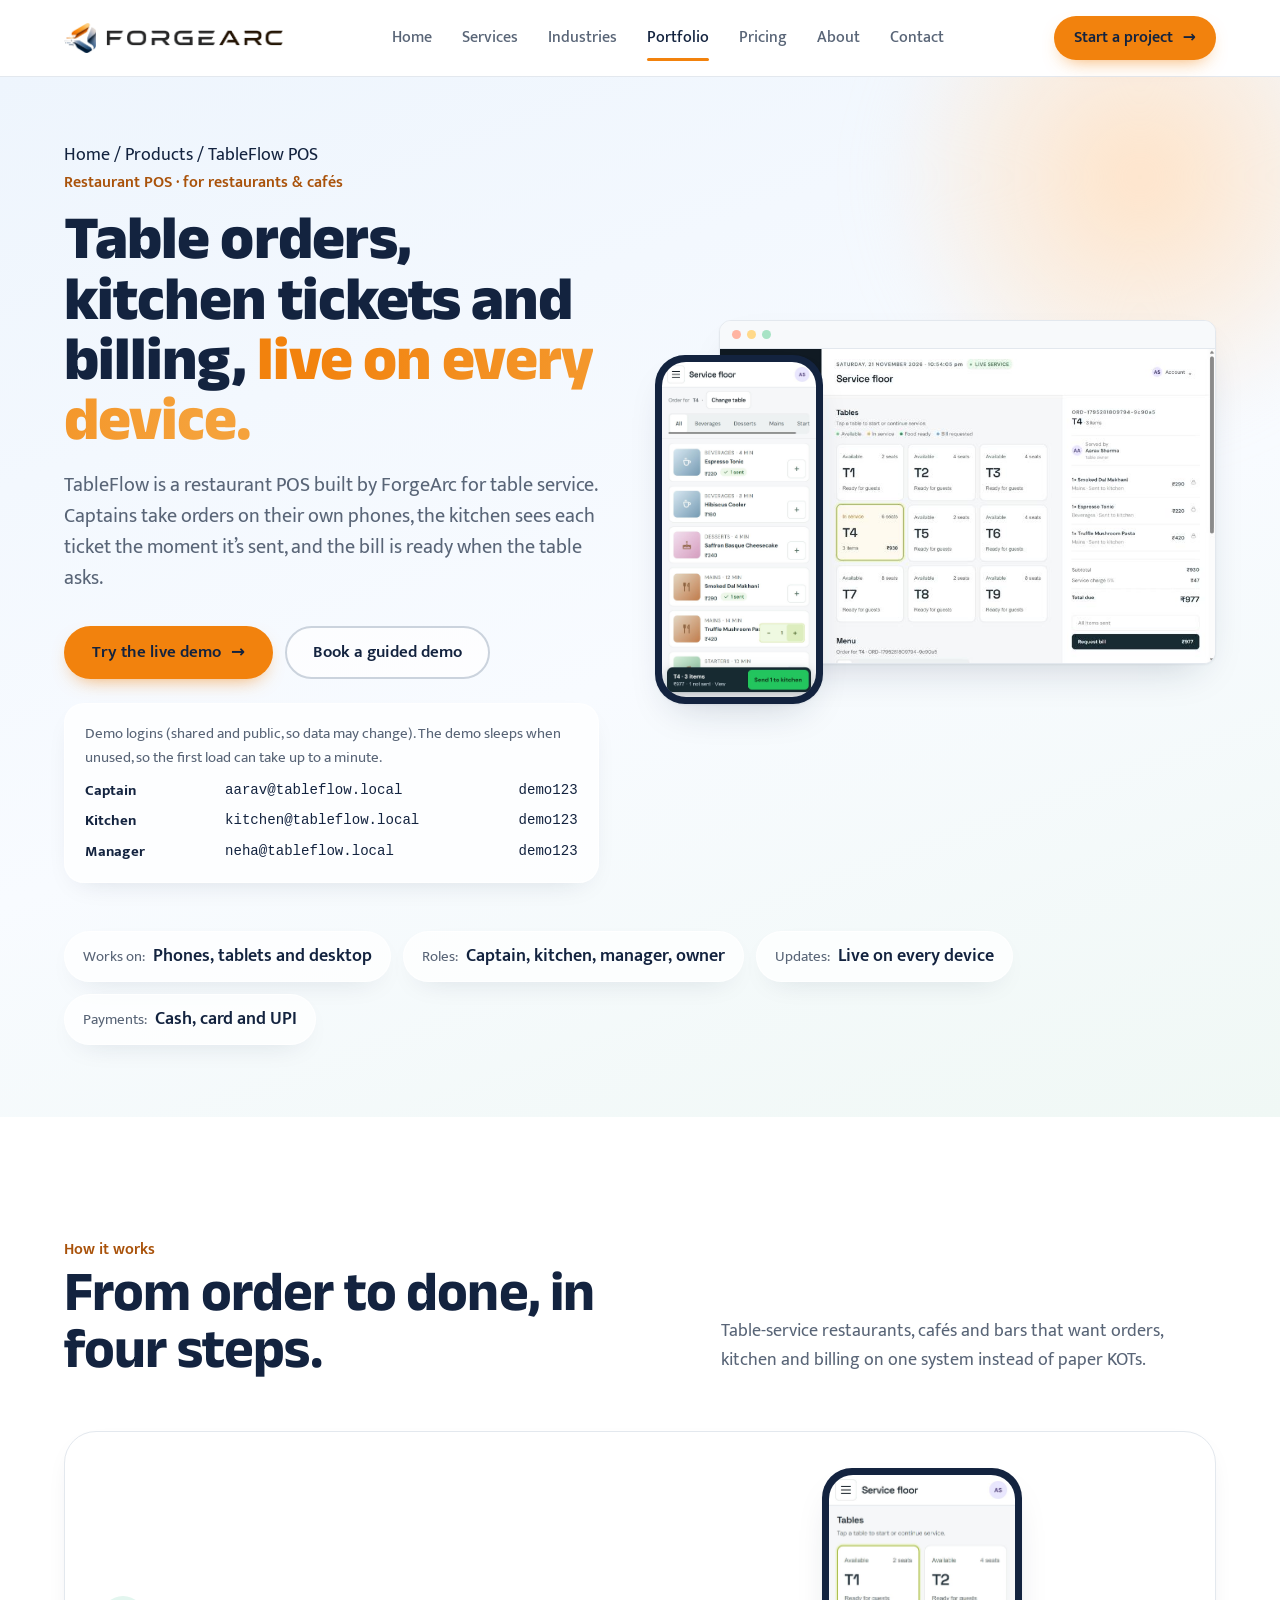
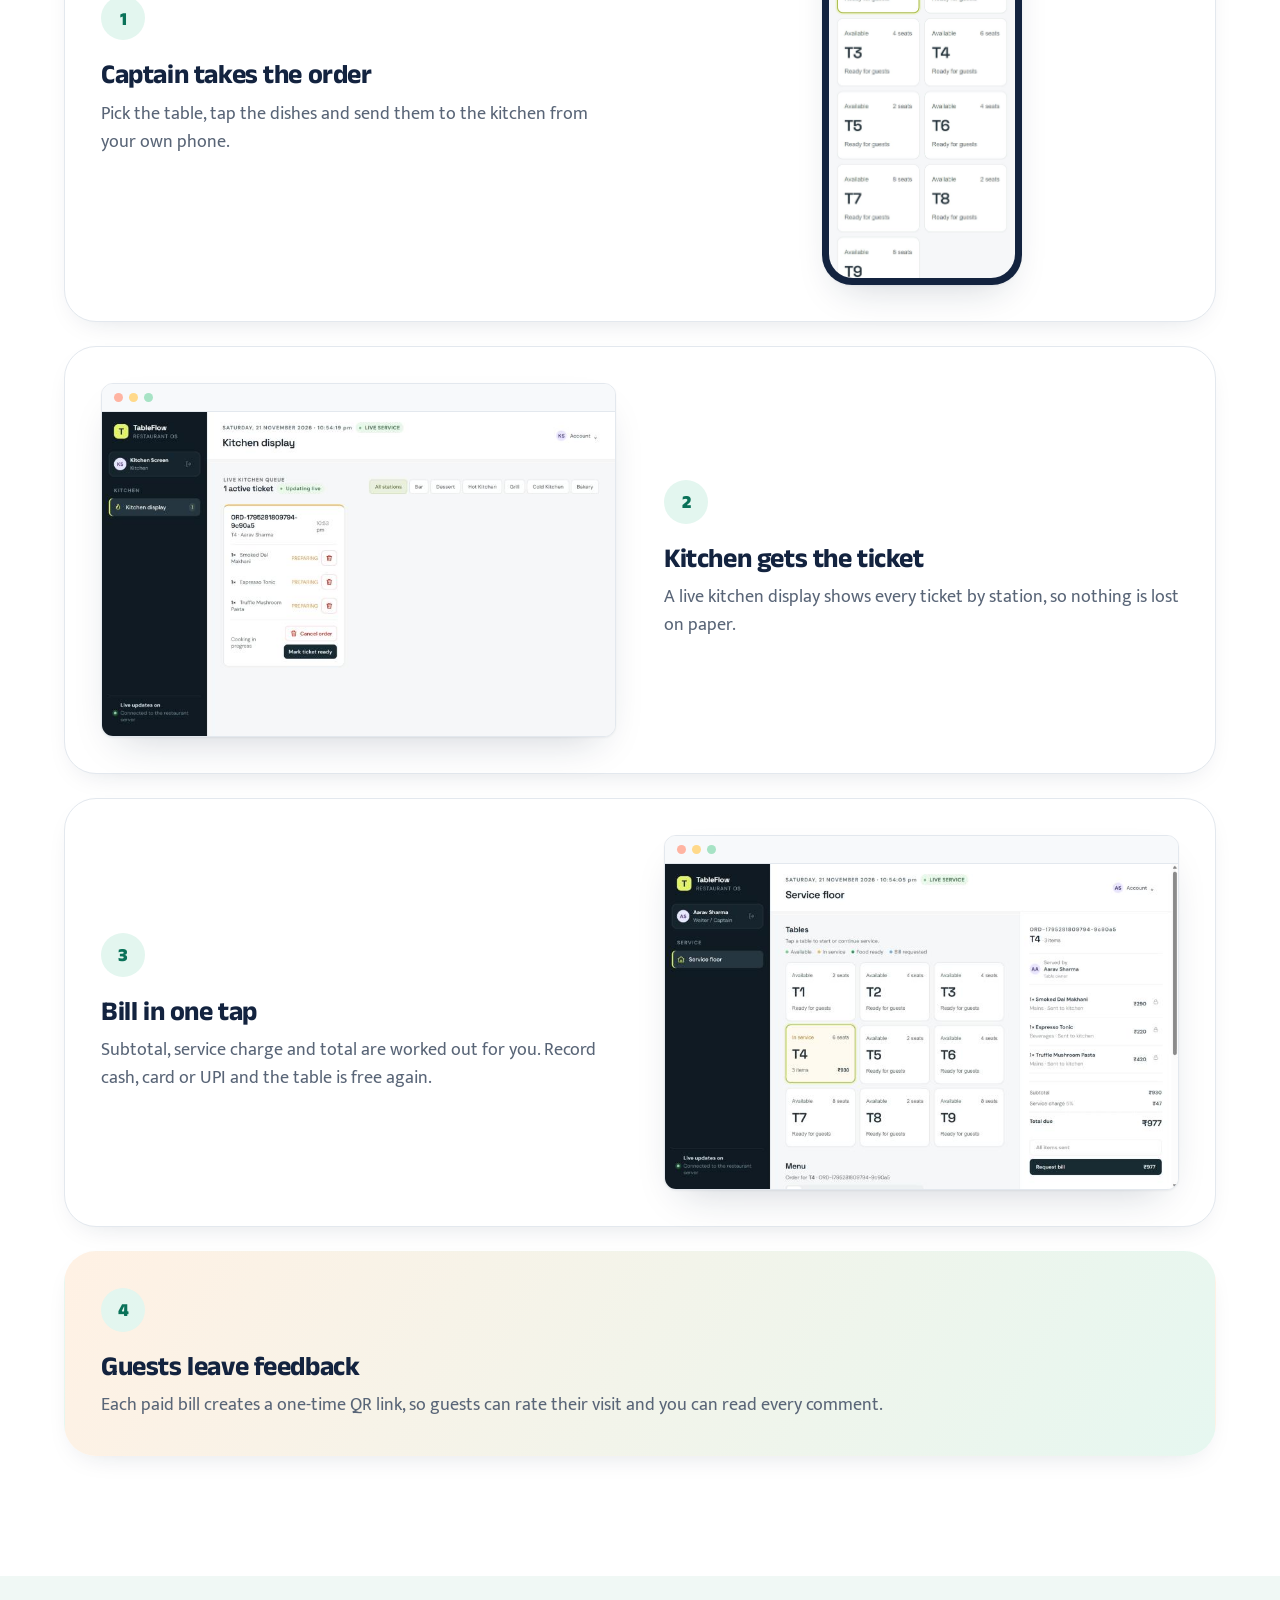
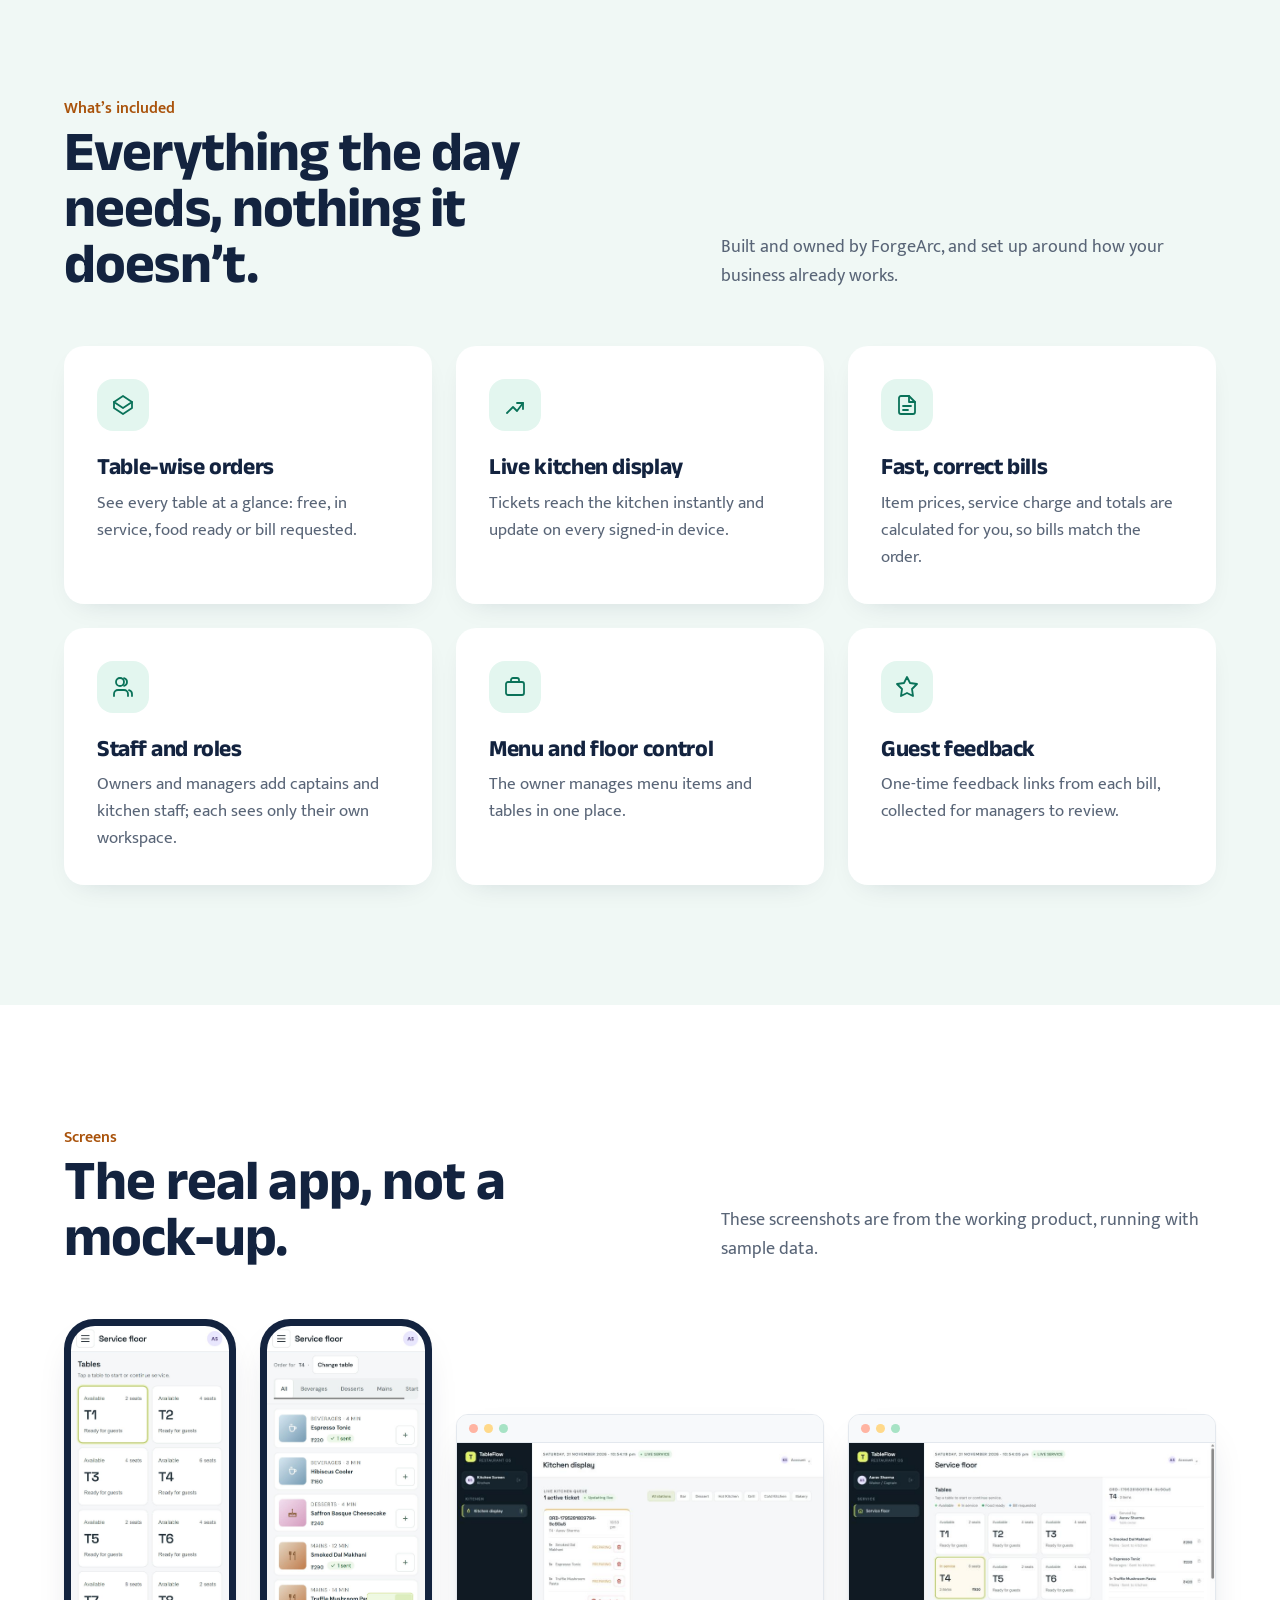
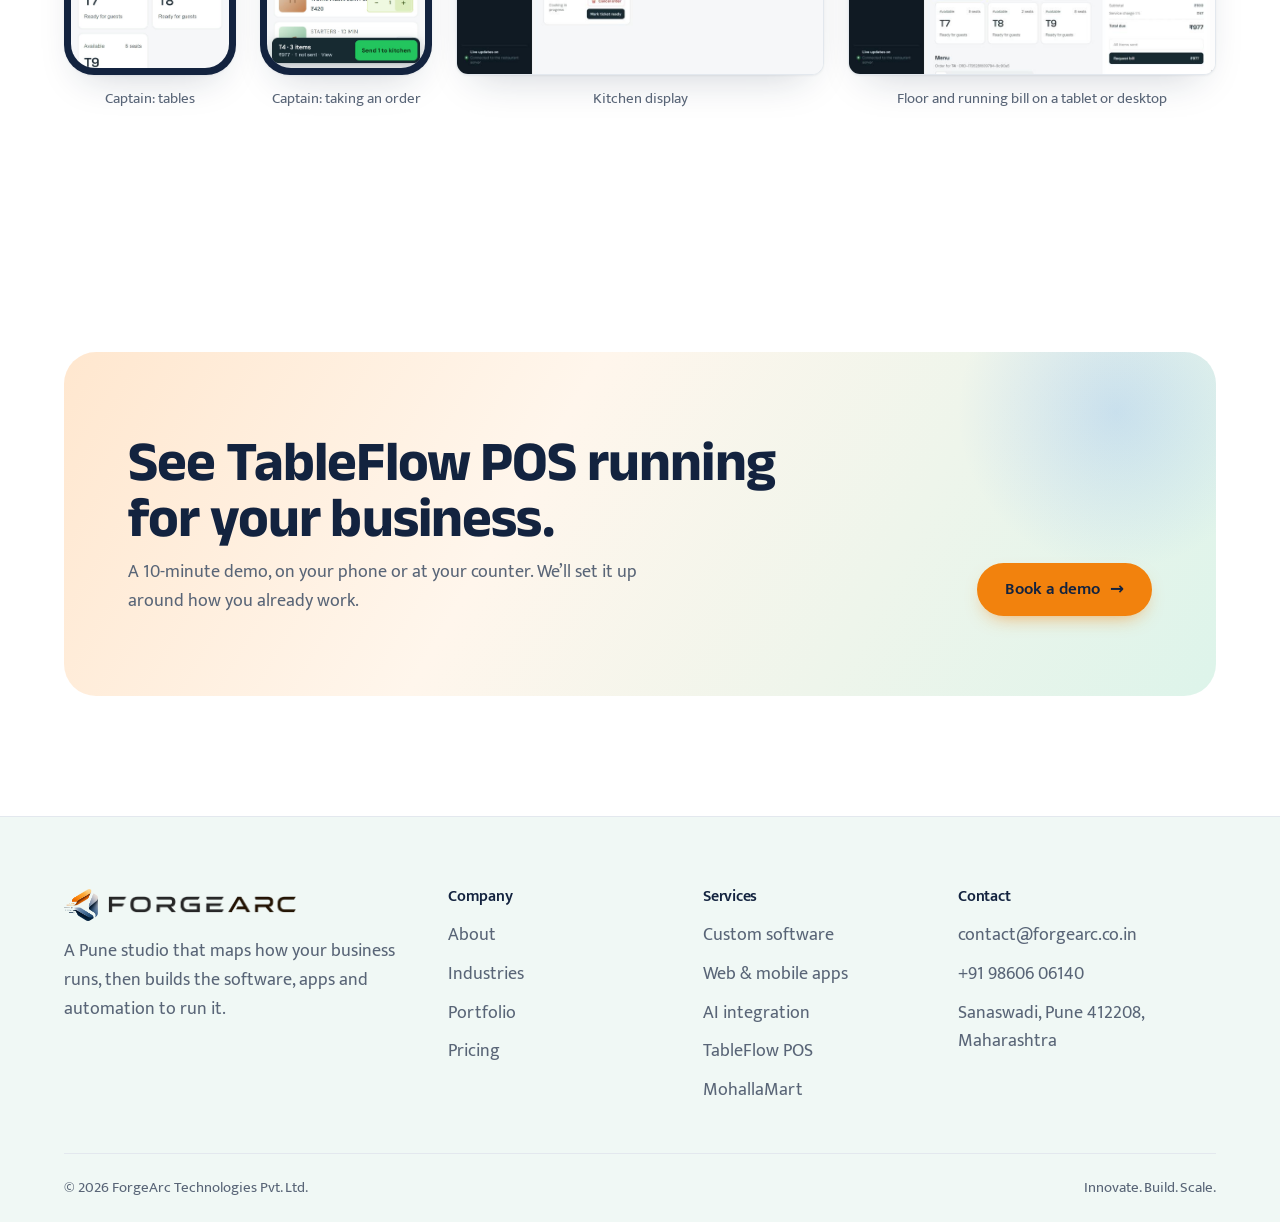
<file: tableflow.html>
<!doctype html>
<html lang="en">
<head>
<meta charset="UTF-8">
<meta name="viewport" content="width=device-width, initial-scale=1.0">
<title>TableFlow POS for restaurants | ForgeArc Technologies</title>
<meta name="description" content="TableFlow is a restaurant POS built by ForgeArc: captains take table orders on their phones, the kitchen sees live tickets, and billing with cash, card or UPI is one tap.">
<meta name="theme-color" content="#FFFFFF">
<link rel="canonical" href="https://www.forgearc.co.in/tableflow.html">
<meta property="og:type" content="website">
<meta property="og:title" content="TableFlow POS for restaurants | ForgeArc Technologies">
<meta property="og:description" content="TableFlow is a restaurant POS built by ForgeArc: captains take table orders on their phones, the kitchen sees live tickets, and billing with cash, card or UPI is one tap.">
<meta property="og:url" content="https://www.forgearc.co.in/tableflow.html">
<meta property="og:image" content="https://www.forgearc.co.in/assets/icon-512.png">
<meta name="twitter:card" content="summary_large_image">
<meta name="twitter:title" content="TableFlow POS for restaurants | ForgeArc Technologies">
<meta name="twitter:description" content="TableFlow is a restaurant POS built by ForgeArc: captains take table orders on their phones, the kitchen sees live tickets, and billing with cash, card or UPI is one tap.">
<meta name="twitter:image" content="https://www.forgearc.co.in/assets/icon-512.png">
<link rel="icon" href="assets/mark.png" type="image/png">
<link rel="apple-touch-icon" href="assets/icon-180.png">
<link rel="preconnect" href="https://fonts.googleapis.com">
<link rel="preconnect" href="https://fonts.gstatic.com" crossorigin>
<link href="https://fonts.googleapis.com/css2?family=Anek+Devanagari:wght@600&family=Anek+Latin:wdth,wght@75..125,400..800&family=Mukta:wght@400;500;600&display=swap" rel="stylesheet">
<link rel="stylesheet" href="css/style.css">
<script>document.documentElement.classList.add('js');</script>
</head>
<body data-page="portfolio">
<a class="skip" href="#main">Skip to content</a>
<header class="site-header" id="site-header"></header>

<main id="main">
<section class="product-hero">
  <div class="container product-grid">
    <div>
      <nav class="breadcrumb" aria-label="Breadcrumb"><a href="index.html">Home</a> <span class="accent">/</span> <a href="portfolio.html">Products</a> <span class="accent">/</span> TableFlow POS</nav>
      <p class="label">Restaurant POS &middot; for restaurants &amp; caf&eacute;s</p>
      <h1>Table orders, kitchen tickets and billing, <em>live on every device.</em></h1>
      <p class="lede">TableFlow is a restaurant POS built by ForgeArc for table service. Captains take orders on their own phones, the kitchen sees each ticket the moment it&rsquo;s sent, and the bill is ready when the table asks.</p>
      <div class="actions">
        <a class="btn btn-forge" href="https://tableflow-demo-vz69.onrender.com" target="_blank" rel="noopener">Try the live demo <span class="arr" aria-hidden="true">&rarr;</span></a>
        <a class="btn btn-line" href="contact.html?industry=Restaurant%20(TableFlow%20POS%20demo)">Book a guided demo</a>
      </div>
      <div class="demo-logins"><p>Demo logins (shared and public, so data may change). The demo sleeps when unused, so the first load can take up to a minute.</p><ul><li><b>Captain</b><span>aarav@tableflow.local</span><span>demo123</span></li><li><b>Kitchen</b><span>kitchen@tableflow.local</span><span>demo123</span></li><li><b>Manager</b><span>neha@tableflow.local</span><span>demo123</span></li></ul></div>
    </div>
    <div class="device-stack">
      <div class="browser-frame"><div class="bar" aria-hidden="true"><i></i><i></i><i></i></div><img src="assets/products/tableflow-desktop.jpg" alt="TableFlow POS on a tablet or desktop" width="800" height="506" loading="lazy"></div>
      <div class="phone-frame"><img src="assets/products/tableflow-order.jpg" alt="TableFlow POS on a phone" width="750" height="1624" loading="lazy"></div>
    </div>
  </div>
  <div class="container"><dl class="title-block"><div><dt>Works on</dt><dd>Phones, tablets and desktop</dd></div><div><dt>Roles</dt><dd>Captain, kitchen, manager, owner</dd></div><div><dt>Updates</dt><dd>Live on every device</dd></div><div><dt>Payments</dt><dd>Cash, card and UPI</dd></div></dl></div>
</section>

<section class="section" id="how">
  <div class="container">
    <div class="section-head">
      <div><p class="label">How it works</p><h2>From order to done, in four steps.</h2></div>
      <p>Table-service restaurants, caf&eacute;s and bars that want orders, kitchen and billing on one system instead of paper KOTs.</p>
    </div>
    <ol class="psteps"><li class="pstep reveal"><div class="ptext"><h3>Captain takes the order</h3><p>Pick the table, tap the dishes and send them to the kitchen from your own phone.</p></div><div class="pmedia"><div class="phone-frame"><img src="assets/products/tableflow-floor.jpg" alt="" width="750" height="1624" loading="lazy"></div></div></li><li class="pstep reveal"><div class="ptext"><h3>Kitchen gets the ticket</h3><p>A live kitchen display shows every ticket by station, so nothing is lost on paper.</p></div><div class="pmedia"><div class="browser-frame"><div class="bar" aria-hidden="true"><i></i><i></i><i></i></div><img src="assets/products/tableflow-kitchen.jpg" alt="" width="800" height="506" loading="lazy"></div></div></li><li class="pstep reveal"><div class="ptext"><h3>Bill in one tap</h3><p>Subtotal, service charge and total are worked out for you. Record cash, card or UPI and the table is free again.</p></div><div class="pmedia"><div class="browser-frame"><div class="bar" aria-hidden="true"><i></i><i></i><i></i></div><img src="assets/products/tableflow-desktop.jpg" alt="" width="800" height="506" loading="lazy"></div></div></li><li class="pstep reveal noimg"><div class="ptext"><h3>Guests leave feedback</h3><p>Each paid bill creates a one-time QR link, so guests can rate their visit and you can read every comment.</p></div></li></ol>
  </div>
</section>

<section class="section band">
  <div class="container">
    <div class="section-head"><div><p class="label">What&rsquo;s included</p><h2>Everything the day needs, nothing it doesn&rsquo;t.</h2></div>
      <p>Built and owned by ForgeArc, and set up around how your business already works.</p></div>
    <div class="grid g3"><div class="card reveal"><div class="icon"><svg viewBox="0 0 24 24" fill="none" stroke-width="1.8" stroke-linecap="round" stroke-linejoin="round" aria-hidden="true"><path d="M3 9l9-6 9 6-9 6-9-6z"/><path d="M3 9v6l9 6 9-6V9"/></svg></div><h3>Table-wise orders</h3><p>See every table at a glance: free, in service, food ready or bill requested.</p></div><div class="card reveal"><div class="icon"><svg viewBox="0 0 24 24" fill="none" stroke-width="1.8" stroke-linecap="round" stroke-linejoin="round" aria-hidden="true"><path d="M4 20l6-6 4 4 6-8"/><path d="M14 10h6v6"/></svg></div><h3>Live kitchen display</h3><p>Tickets reach the kitchen instantly and update on every signed-in device.</p></div><div class="card reveal"><div class="icon"><svg viewBox="0 0 24 24" fill="none" stroke-width="1.8" stroke-linecap="round" stroke-linejoin="round" aria-hidden="true"><path d="M14 3H6a2 2 0 00-2 2v14a2 2 0 002 2h12a2 2 0 002-2V9z"/><path d="M14 3v6h6M8 13h8M8 17h5"/></svg></div><h3>Fast, correct bills</h3><p>Item prices, service charge and totals are calculated for you, so bills match the order.</p></div><div class="card reveal"><div class="icon"><svg viewBox="0 0 24 24" fill="none" stroke-width="1.8" stroke-linecap="round" stroke-linejoin="round" aria-hidden="true"><path d="M17 21v-2a4 4 0 00-4-4H7a4 4 0 00-4 4v2M13 3.13a4 4 0 010 7.75M21 21v-2a4 4 0 00-3-3.87"/><circle cx="9" cy="7" r="4"/></svg></div><h3>Staff and roles</h3><p>Owners and managers add captains and kitchen staff; each sees only their own workspace.</p></div><div class="card reveal"><div class="icon"><svg viewBox="0 0 24 24" fill="none" stroke-width="1.8" stroke-linecap="round" stroke-linejoin="round" aria-hidden="true"><rect x="3" y="7" width="18" height="13" rx="2"/><path d="M8 7V5a2 2 0 012-2h4a2 2 0 012 2v2"/></svg></div><h3>Menu and floor control</h3><p>The owner manages menu items and tables in one place.</p></div><div class="card reveal"><div class="icon"><svg viewBox="0 0 24 24" fill="none" stroke-width="1.8" stroke-linecap="round" stroke-linejoin="round" aria-hidden="true"><path d="M12 2l3 6 7 1-5 5 1 7-6-3-6 3 1-7-5-5 7-1z"/></svg></div><h3>Guest feedback</h3><p>One-time feedback links from each bill, collected for managers to review.</p></div></div>
  </div>
</section>

<section class="section">
  <div class="container">
    <div class="section-head"><div><p class="label">Screens</p><h2>The real app, not a mock-up.</h2></div><p>These screenshots are from the working product, running with sample data.</p></div>
    <div class="gallery"><figure class="gshot phone reveal"><div class="phone-frame"><img src="assets/products/tableflow-floor.jpg" alt="Captain: tables" width="750" height="1624" loading="lazy"></div><figcaption>Captain: tables</figcaption></figure><figure class="gshot phone reveal"><div class="phone-frame"><img src="assets/products/tableflow-order.jpg" alt="Captain: taking an order" width="750" height="1624" loading="lazy"></div><figcaption>Captain: taking an order</figcaption></figure><figure class="gshot desk reveal"><div class="browser-frame"><div class="bar" aria-hidden="true"><i></i><i></i><i></i></div><img src="assets/products/tableflow-kitchen.jpg" alt="Kitchen display" width="800" height="506" loading="lazy"></div><figcaption>Kitchen display</figcaption></figure><figure class="gshot desk reveal"><div class="browser-frame"><div class="bar" aria-hidden="true"><i></i><i></i><i></i></div><img src="assets/products/tableflow-desktop.jpg" alt="Floor and running bill on a tablet or desktop" width="800" height="506" loading="lazy"></div><figcaption>Floor and running bill on a tablet or desktop</figcaption></figure></div>
  </div>
</section>

<section class="section">
  <div class="container">
    <div class="cta reveal">
      <div><h2>See TableFlow POS running for your business.</h2><p>A 10-minute demo, on your phone or at your counter. We&rsquo;ll set it up around how you already work.</p></div>
      <a class="btn btn-forge" href="contact.html?industry=Restaurant%20(TableFlow%20POS%20demo)">Book a demo <span class="arr" aria-hidden="true">&rarr;</span></a>
    </div>
  </div>
</section>

</main>

<footer class="site-footer" id="site-footer"></footer>

<script src="js/layout.js"></script>
<script src="js/schema.js"></script>
<script src="js/script.js"></script>
</body>
</html>
</file>
<file: css/style.css>
/* ==========================================================================
   ForgeArc Technologies — "Fresh" design system (light only)
   Clean, spacious and friendly: white pages with soft mint, sky and peach
   tints, frosted-glass cards, rounded shapes. Brand saffron is kept for
   buttons and highlights; fresh green marks progress and "done" states.
   Type stays with Mumbai's Ek Type foundry (Anek + Mukta), which also sets
   the Marathi line in the hero.
   ========================================================================== */

:root{
  --bg:#FFFFFF;
  --bg-alt:#F0F8F5;       /* mint mist: alternate bands */
  --bg-sky:#EEF5FD;       /* sky mist: page headers */
  --peach:#FFF1E4;
  --ink:#13233F;          /* brand navy, text only */
  --muted:#596577;
  --line:#E3E8EE;
  --line-strong:#CBD3DD;
  --saffron:#F2820D;      /* brand: buttons and highlights */
  --saffron-ink:#A9520A;  /* saffron for small text (AA on white) */
  --saffron-wash:#FFF1E3;
  --mint:#12A37F;         /* fresh accent: icons, ticks, progress */
  --mint-ink:#0A7259;     /* mint for text (AA on white) */
  --mint-wash:#E3F6EF;
  --sky:#4C8DF6;
  --leaf:#12A37F;
  --on-saffron:#13233F;
  --glass:rgba(255,255,255,.72);
  --glass-line:rgba(255,255,255,.9);

  --f-display:'Anek Latin', system-ui, sans-serif;
  --f-deva:'Anek Devanagari', 'Anek Latin', sans-serif;
  --f-body:'Mukta', system-ui, sans-serif;

  --container:1200px;
  --header-h:76px;
  --r-sm:12px;
  --r:20px;
  --r-lg:32px;
  --shadow:0 1px 2px rgba(19,35,63,.05), 0 18px 40px -18px rgba(19,35,63,.22);
  --shadow-soft:0 10px 30px -16px rgba(19,35,63,.18);
}

/* ---------------- Base ---------------- */
*,*::before,*::after{ box-sizing:border-box; }
html{ scroll-behavior:smooth; -webkit-text-size-adjust:100%; }
body{
  margin:0; background:var(--bg); color:var(--ink);
  font-family:var(--f-body); font-size:1.125rem; line-height:1.6;
  -webkit-font-smoothing:antialiased; overflow-x:hidden;
}
img{ max-width:100%; display:block; }
a{ color:inherit; text-decoration:none; }
ul,ol{ margin:0; padding:0; list-style:none; }
button,input,select,textarea{ font:inherit; color:inherit; }
figure{ margin:0; }
p{ margin:0 0 1em; color:var(--muted); }
h1,h2,h3,h4{ margin:0 0 .45em; font-family:var(--f-display); color:var(--ink); font-weight:700; line-height:1; letter-spacing:-0.015em; font-stretch:100%; }
h1{ font-size:clamp(2.8rem, 6.4vw, 5.6rem); line-height:.98; font-weight:800; }
h2{ font-size:clamp(2.2rem, 4.4vw, 3.6rem); }
h3{ font-size:1.45rem; line-height:1.15; }
h1 em, h2 em{ font-style:normal; background:linear-gradient(100deg, var(--saffron) 10%, #F5A23B 90%); -webkit-background-clip:text; background-clip:text; color:transparent; }

:focus-visible{ outline:3px solid var(--saffron); outline-offset:3px; border-radius:4px; }
.skip{ position:absolute; left:16px; top:-60px; z-index:100; background:var(--ink); color:var(--bg); padding:10px 16px; border-radius:var(--r-sm); }
.skip:focus{ top:12px; }
@media (prefers-reduced-motion: reduce){
  html{ scroll-behavior:auto; }
  *,*::before,*::after{ animation-duration:.001ms !important; animation-iteration-count:1 !important; transition-duration:.001ms !important; }
}

.container{ width:100%; max-width:var(--container); margin:0 auto; padding:0 24px; }
@media (max-width:560px){ .container{ padding:0 16px; } }

/* small heading above a heading: plain words, sentence case */
.label{ display:block; font-family:var(--f-body); font-weight:600; font-size:1rem; color:var(--saffron-ink); margin-bottom:12px; }
.lede{ font-size:1.25rem; line-height:1.55; max-width:600px; }

/* ---------------- Buttons ---------------- */
.btn{
  display:inline-flex; border-radius:999px; align-items:center; justify-content:center; gap:10px;
  font-family:var(--f-body); font-weight:600; font-size:1.05rem; line-height:1;
  padding:16px 26px; border:2px solid transparent;
  cursor:pointer; white-space:nowrap; transition:background .18s ease, color .18s ease, border-color .18s ease;
}
.btn .arr{ transition:transform .18s ease; }
.btn:hover .arr{ transform:translateX(3px); }
.btn-forge{ background:var(--saffron); color:var(--on-saffron); box-shadow:0 8px 20px -10px rgba(242,130,13,.8); }
.btn-forge:hover{ background:color-mix(in srgb, var(--saffron) 85%, #000); }
.btn-line{ border-color:var(--line-strong); color:var(--ink); background:var(--glass); }
.btn-line:hover{ border-color:var(--ink); }
.btn-sm{ padding:12px 18px; font-size:.98rem; }
.btn-block{ width:100%; }
.actions{ display:flex; flex-wrap:wrap; gap:12px; margin-top:32px; }

/* ---------------- Header ---------------- */
.site-header{
  position:sticky; top:0; z-index:50; min-height:var(--header-h);
  background:color-mix(in srgb, var(--bg) 92%, transparent);
  backdrop-filter:blur(10px); -webkit-backdrop-filter:blur(10px);
  border-bottom:1px solid var(--line);
}
.header-inner{ height:var(--header-h); display:flex; align-items:center; justify-content:space-between; gap:24px; }
.brand{ display:flex; align-items:center; gap:10px; flex:none; }
.brand .mark{ height:30px; width:auto; }
.brand .word{ height:16px; width:auto; filter:brightness(0.15); }
.nav-links{ display:flex; align-items:center; gap:30px; }
.nav-links a{ font-weight:500; font-size:1.02rem; color:var(--muted); padding:6px 0; position:relative; }
.nav-links a:hover, .nav-links a[aria-current="page"]{ color:var(--ink); }
.nav-links a[aria-current="page"]::after{ content:""; position:absolute; left:0; right:0; bottom:-4px; height:3px; border-radius:3px; background:var(--saffron); }
.header-actions{ display:flex; align-items:center; gap:10px; }
.icon-btn{ width:44px; height:44px; border-radius:999px !important; display:inline-flex; align-items:center; justify-content:center; border:1px solid var(--line-strong); border-radius:var(--r-sm); background:var(--bg); cursor:pointer; color:var(--ink); }
.icon-btn:hover{ border-color:var(--ink); }
.icon-btn svg{ width:19px; height:19px; }
.nav-toggle{ display:none; }
@media (max-width:980px){
  .nav-toggle{ display:inline-flex; }
  .header-actions .btn{ display:none; }
  .nav-links{ position:absolute; top:var(--header-h); left:0; right:0; flex-direction:column; align-items:stretch; gap:0; padding:8px 24px 24px; background:var(--bg); border-bottom:1px solid var(--line); display:none; }
  .nav-links.open{ display:flex; }
  .nav-links a{ padding:14px 0; border-bottom:1px solid var(--line); font-size:1.15rem; }
  .nav-links a[aria-current="page"]::after{ display:none; }
  .nav-links .btn{ margin-top:16px; color:var(--on-saffron); border-bottom:0; }
}
@media (min-width:981px){ .nav-links .btn{ display:none; } }

/* ---------------- Sections ---------------- */
.section{ padding:120px 0; }
.section-tight{ padding:80px 0; }
.band{ background:var(--bg-alt); }
.section-head{ display:grid; grid-template-columns:minmax(0,1.2fr) minmax(0,1fr); gap:24px 64px; align-items:end; margin-bottom:56px; }
.section-head h2{ margin:0; }
.section-head p{ margin:0; max-width:480px; }
@media (max-width:900px){ .section{ padding:88px 0; } .section-head{ grid-template-columns:1fr; margin-bottom:40px; } }

/* ---------------- Home hero ---------------- */
.hero{ padding:64px 0 120px; overflow:hidden; position:relative; isolation:isolate; }
.hero::before, .hero::after{ content:""; position:absolute; z-index:-1; border-radius:50%; filter:blur(60px); pointer-events:none; }
.hero::before{ width:560px; height:560px; right:-120px; top:-140px; background:radial-gradient(circle, #CFF3E6 0%, transparent 70%); }
.hero::after{ width:520px; height:520px; left:-200px; bottom:-220px; background:radial-gradient(circle, #FFE3C7 0%, transparent 70%); }
.hero-grid{ display:grid; grid-template-columns:minmax(0,1.1fr) minmax(0,.9fr); gap:56px; align-items:center; }
.marathi{ font-family:var(--f-deva); font-weight:600; font-size:1.35rem; color:var(--saffron-ink); margin:0 0 18px; }
.hero h1{ margin-bottom:28px; }
.hero-note{ margin-top:28px; font-size:1rem; color:var(--muted); }
.hero-note b{ color:var(--ink); font-weight:600; }
.hero-photo{ position:relative; isolation:isolate; }
.hero-photo > img{ width:100%; height:auto; aspect-ratio:11/13; object-fit:cover; border-radius:var(--r-lg); }
.hero-photo::before{ /* saffron block behind the photo, offset like a signboard */
  content:""; position:absolute; inset:28px -28px -28px 28px; background:linear-gradient(140deg, #BDEBDB 0%, #FFE0BE 100%); border-radius:var(--r-lg); z-index:-1;
}
.float{
  position:absolute; left:-40px; bottom:48px; width:min(300px, 80%);
  background:var(--glass); backdrop-filter:blur(14px) saturate(160%); -webkit-backdrop-filter:blur(14px) saturate(160%);
  border:1px solid var(--glass-line); color:var(--ink); border-radius:var(--r); box-shadow:var(--shadow); padding:18px 20px;
}
.float .t{ font-size:.9rem; color:var(--muted); margin-bottom:10px; }
.float .row{ display:flex; justify-content:space-between; align-items:baseline; padding:6px 0; border-top:1px solid var(--line); }
.float .row b{ font-family:var(--f-display); font-size:1.5rem; font-stretch:90%; }
.float .row span{ font-size:.95rem; color:var(--muted); }
.float .done{ display:flex; align-items:center; gap:8px; margin-top:10px; font-size:.95rem; font-weight:600; color:var(--leaf); }
.float .done{ color:var(--mint-ink); }
.float .done::before{ content:"✓"; display:inline-flex; width:22px; height:22px; border-radius:50%; align-items:center; justify-content:center; background:var(--mint); color:#fff; font-size:.8rem; }
@media (max-width:980px){
  .hero-grid{ grid-template-columns:1fr; gap:64px; }
  .hero{ padding:40px 0 96px; }
  .hero-photo{ margin-right:28px; }
  .float{ left:16px; bottom:16px; }
}

/* ---------------- Signature: "what changes" — crossed-out old way, fresh new way ---------------- */
.shift{ padding:40px 0 0; }
.shift-panel{
  border-radius:var(--r-lg); padding:72px 64px; position:relative; overflow:hidden; isolation:isolate;
  background:linear-gradient(135deg, #FFF1E4 0%, #FDF7EE 45%, #E6F7F0 100%);
}
.shift-panel::after{ content:""; position:absolute; z-index:-1; right:-80px; top:-120px; width:380px; height:380px; border-radius:50%; background:radial-gradient(circle, rgba(76,141,246,.18), transparent 70%); }
.shift h2{ max-width:760px; }
.shift .lead{ font-size:1.2rem; max-width:560px; margin-bottom:40px; }
.shift-rows{ display:grid; gap:12px; }
.shift-row{
  display:grid; grid-template-columns:minmax(0,1fr) 56px minmax(0,1fr); align-items:center; gap:16px;
  padding:22px 28px; border-radius:var(--r);
  background:var(--glass); backdrop-filter:blur(10px); -webkit-backdrop-filter:blur(10px); border:1px solid var(--glass-line);
}
.shift-row .was, .shift-row .now{ font-family:var(--f-display); font-size:clamp(1.25rem, 2.2vw, 1.8rem); line-height:1.15; }
.shift-row .was{ font-weight:500; color:var(--muted); text-decoration:line-through; text-decoration-color:rgba(242,130,13,.7); text-decoration-thickness:2px; }
.shift-row .now{ font-weight:700; color:var(--ink); display:flex; align-items:center; gap:12px; }
.shift-row .now::before{ content:"✓"; flex:none; width:30px; height:30px; border-radius:50%; background:var(--mint); color:#fff; display:inline-flex; align-items:center; justify-content:center; font-size:.95rem; }
.shift-row .to{ width:40px; height:40px; border-radius:50%; background:var(--bg); color:var(--saffron-ink); display:flex; align-items:center; justify-content:center; font-size:1.2rem; justify-self:center; box-shadow:var(--shadow-soft); }
@media (max-width:700px){
  .shift-panel{ padding:40px 20px; }
  .shift-row{ grid-template-columns:1fr; gap:8px; padding:18px 20px; }
  .shift-row .to{ display:none; }
}

/* ---------------- Inner page header ---------------- */
.page-head{ padding:80px 0 72px; background:linear-gradient(160deg, var(--bg-sky) 0%, #F6FAFF 50%, var(--bg-alt) 100%); position:relative; overflow:hidden; isolation:isolate; }
.page-head::after{ content:""; position:absolute; z-index:-1; right:-120px; top:-160px; width:460px; height:460px; border-radius:50%; background:radial-gradient(circle, #FFE3C7, transparent 70%); filter:blur(30px); }
.page-head h1{ font-size:clamp(2.8rem, 6vw, 5.2rem); max-width:900px; margin-bottom:22px; }
.page-head .lede{ margin-bottom:40px; }
.title-block{ display:flex; flex-wrap:wrap; gap:12px; margin:0; }
.title-block div{ background:var(--glass); border:1px solid var(--glass-line); box-shadow:var(--shadow-soft); border-radius:999px; padding:10px 18px; display:flex; gap:8px; align-items:baseline; }
.title-block dt{ font-size:.95rem; color:var(--muted); }
.title-block dt::after{ content:":"; }
.title-block dd{ margin:0; font-weight:600; color:var(--ink); }
@media (max-width:900px){ .page-head{ padding:56px 0 48px; } }

/* ---------------- Starting point (tabs) ---------------- */
.tabs{ display:inline-flex; flex-wrap:wrap; gap:6px; padding:6px; border-radius:999px; background:var(--bg); box-shadow:var(--shadow-soft); margin-bottom:24px; }
.tab{ padding:12px 22px; border:0; border-radius:999px; background:transparent; cursor:pointer; font-weight:600; color:var(--muted); }
.tab:hover{ color:var(--ink); }
.tab[aria-selected="true"]{ background:var(--mint); color:#fff; }
.tab-panel{ display:grid; grid-template-columns:minmax(0,1fr) minmax(0,1fr); gap:16px; }
.tab-panel[hidden]{ display:none; }
.tab-panel > div{ padding:40px; border-radius:var(--r-lg); background:var(--bg); }
.tab-panel > div{ box-shadow:var(--shadow-soft); }
.tab-panel > div + div{ background:linear-gradient(150deg, #FFF4E8, #FFFFFF 70%); }
.tab-panel > div + div p{ color:var(--ink); font-size:1.15rem; }
.tab-panel li{ display:flex; gap:12px; padding:10px 0; border-bottom:1px solid var(--line); color:var(--ink); }
.tab-panel li:last-child{ border-bottom:none; }
.tab-panel li::before{ content:"✕"; color:var(--saffron-ink); font-size:.85rem; margin-top:4px; flex:none; }
.tab-panel h3{ margin-bottom:14px; }
@media (max-width:760px){ .tab-panel{ grid-template-columns:1fr; } .tab-panel > div{ padding:28px; } }

/* ---------------- Process: a real sequence, so numbered ---------------- */
.steps-band{ background:linear-gradient(180deg, var(--bg-sky), #FFFFFF); }
.steps{ display:grid; grid-template-columns:repeat(5, minmax(0,1fr)); gap:16px; counter-reset:step; }
.step{ counter-increment:step; padding:28px 24px; border-radius:var(--r); background:var(--glass); border:1px solid var(--glass-line); box-shadow:var(--shadow-soft); }
.step::before{ content:counter(step); display:block; font-family:var(--f-display); font-weight:800; font-stretch:88%; font-size:1.2rem; line-height:1; color:var(--mint-ink); background:var(--mint-wash); width:48px; height:48px; border-radius:50%; display:flex; align-items:center; justify-content:center; margin-bottom:20px; }
.step h3{ font-size:1.3rem; margin-bottom:8px; }
.step p{ margin:0; font-size:1rem; }
@media (max-width:1000px){ .steps{ grid-template-columns:repeat(2, minmax(0,1fr)); } }
@media (max-width:560px){ .steps{ grid-template-columns:1fr; } }

/* ---------------- Cards, photos, grids ---------------- */
.grid{ display:grid; gap:24px; }
.g2{ grid-template-columns:repeat(2, minmax(0,1fr)); }
.g3{ grid-template-columns:repeat(3, minmax(0,1fr)); }
.g4{ grid-template-columns:repeat(4, minmax(0,1fr)); }
@media (max-width:1000px){ .g4, .g3{ grid-template-columns:repeat(2, minmax(0,1fr)); } }
@media (max-width:640px){ .g2, .g3, .g4{ grid-template-columns:1fr; } }

.card{ background:var(--bg); border:1px solid var(--line); border-radius:var(--r); box-shadow:var(--shadow-soft); padding:32px; position:relative; transition:transform .2s ease, box-shadow .2s ease; }
.band .card{ border-color:transparent; }
a.card:hover, .card.link:hover{ transform:translateY(-4px); box-shadow:var(--shadow); }
.card h3{ margin-bottom:10px; }
.card p{ margin:0; font-size:1.05rem; }
.card .icon{ width:52px; height:52px; display:flex; align-items:center; justify-content:center; border-radius:16px; background:var(--mint-wash); color:var(--mint-ink); margin-bottom:22px; }
.card .icon svg{ width:24px; height:24px; stroke:currentColor; }

.photo-card{ padding:0; overflow:hidden; display:flex; flex-direction:column; }
.photo-card img{ width:100%; height:auto; aspect-ratio:4/3; object-fit:cover; transition:transform .6s ease; }
.photo-card:hover img{ transform:scale(1.04); }
.photo-card .body{ padding:24px 26px 28px; display:flex; flex-direction:column; flex:1; }
.photo-card .more{ margin-top:auto; padding-top:14px; font-weight:600; color:var(--mint-ink); }

.fig img{ width:100%; height:auto; aspect-ratio:3/2; object-fit:cover; border-radius:var(--r-lg); }
.fig figcaption{ margin-top:12px; font-size:.95rem; color:var(--muted); }

.tagline{ display:flex; flex-wrap:wrap; gap:6px; margin-top:18px; }
.tagline span{ font-size:.88rem; padding:4px 12px; border-radius:999px; background:var(--bg-sky); color:#3C5577; }

/* ---------------- Founding-client offer ---------------- */
.offer{ display:grid; grid-template-columns:minmax(0,1fr) minmax(0,1fr); border-radius:var(--r-lg); overflow:hidden; background:var(--bg-alt); }
.offer > div{ padding:56px; }
.offer > div + div{ background:linear-gradient(150deg, #E3F6EF, #F3FBF8); display:flex; align-items:center; }
.offer ul{ display:grid; gap:26px; }
.offer li b{ display:block; font-family:var(--f-display); font-stretch:92%; font-size:1.45rem; color:var(--ink); margin-bottom:4px; }
.offer li span{ color:var(--muted); }
.slots{ display:flex; gap:8px; margin:28px 0 10px; }
.slots i{ width:56px; height:12px; border-radius:6px; background:var(--line-strong); }
.slots i.taken{ background:var(--mint); }
@media (max-width:900px){ .offer{ grid-template-columns:1fr; } .offer > div{ padding:32px 24px; } }

/* ---------------- FAQ ---------------- */
.faq{ display:grid; gap:12px; }
.faq details{ background:var(--bg); border:1px solid var(--line); box-shadow:var(--shadow-soft); border-radius:var(--r); padding:0 28px; }
.faq summary{ list-style:none; cursor:pointer; padding:24px 44px 24px 0; position:relative; font-family:var(--f-display); font-stretch:92%; font-weight:700; font-size:1.4rem; line-height:1.2; color:var(--ink); }
.faq summary::-webkit-details-marker{ display:none; }
.faq summary::after{ content:"+"; position:absolute; right:0; top:50%; transform:translateY(-50%); width:32px; height:32px; border-radius:50%; background:var(--mint-wash); display:flex; align-items:center; justify-content:center; font-size:1.3rem; color:var(--mint-ink); transition:transform .2s ease; }
.faq details[open] summary::after{ transform:translateY(-50%) rotate(45deg); }
.faq details p{ max-width:760px; padding-bottom:26px; margin:0; }
.faq a{ text-decoration:underline; text-underline-offset:3px; color:var(--ink); }

/* ---------------- CTA ---------------- */
.cta{ background:linear-gradient(120deg, #FFE7CF 0%, #FFF6EC 40%, #DDF4EA 100%); color:var(--ink); border-radius:var(--r-lg); padding:80px 64px; display:grid; grid-template-columns:minmax(0,1.4fr) auto; gap:32px; align-items:end; position:relative; overflow:hidden; isolation:isolate; }
.cta::after{ content:""; position:absolute; z-index:-1; right:-60px; top:-100px; width:320px; height:320px; border-radius:50%; background:radial-gradient(circle, rgba(76,141,246,.2), transparent 70%); }
.cta h2{ margin-bottom:14px; max-width:720px; }
.cta p{ margin:0; max-width:540px; }
@media (max-width:760px){ .cta{ grid-template-columns:1fr; padding:48px 24px; } }

/* ---------------- Services page ---------------- */
.svc-nav{ display:flex; flex-wrap:wrap; gap:8px; margin-bottom:24px; }
.svc-nav a{ font-weight:500; padding:10px 18px; border-radius:999px; background:var(--bg-sky); color:#2D4569; }
.svc-nav a:hover{ background:var(--mint); color:#fff; }
.svc{ display:grid; grid-template-columns:minmax(0,1fr) minmax(0,1fr); gap:72px; align-items:center; padding:72px 0; scroll-margin-top:calc(var(--header-h) + 16px); }
.svc + .svc{ border-top:1px solid var(--line); }
.svc:nth-of-type(even) .fig{ order:-1; }
.svc h2{ font-size:clamp(2rem, 3.6vw, 3rem); }
.checks{ display:grid; gap:12px; margin-top:24px; }
.checks li{ display:flex; gap:12px; color:var(--ink); }
.checks li::before{ content:"✓"; flex:none; width:24px; height:24px; border-radius:50%; background:var(--mint-wash); color:var(--mint-ink); display:inline-flex; align-items:center; justify-content:center; font-size:.8rem; font-weight:700; margin-top:3px; }
@media (max-width:900px){ .svc{ grid-template-columns:1fr; gap:32px; padding:56px 0; } .svc:nth-of-type(even) .fig{ order:0; } }

/* ---------------- Industries ---------------- */
.ind{ display:flex; flex-direction:column; cursor:pointer; }
.ind .more{ margin-top:auto; padding-top:22px; font-weight:600; color:var(--mint-ink); }
.ind .tagline{ margin-bottom:4px; }

/* ---------------- About ---------------- */
.quote{ font-family:var(--f-display); font-weight:800; font-stretch:88%; font-size:clamp(2.2rem, 5vw, 4.4rem); line-height:1; color:var(--ink); max-width:1000px; margin:0 0 28px; }
.quote em{ font-style:normal; color:var(--saffron); }
.values{ display:grid; grid-template-columns:repeat(3, minmax(0,1fr)); gap:16px; margin:0; }
.values div{ padding:28px; border-radius:var(--r); background:var(--bg); border:1px solid var(--line); box-shadow:var(--shadow-soft); }
.values dt{ font-family:var(--f-display); font-stretch:92%; font-weight:700; font-size:1.4rem; margin-bottom:8px; }
.values dd{ margin:0; color:var(--muted); }
@media (max-width:900px){ .values{ grid-template-columns:1fr 1fr; } }
@media (max-width:560px){ .values{ grid-template-columns:1fr; } }
.avatar{ width:60px; height:60px; border-radius:50%; background:linear-gradient(135deg, var(--mint), #6FD3B2); color:#fff; display:flex; align-items:center; justify-content:center; font-family:var(--f-display); font-weight:800; font-size:1.3rem; margin-bottom:20px; }

/* ---------------- Portfolio ---------------- */
.method{ display:grid; grid-template-columns:repeat(6, minmax(0,1fr)); gap:12px; counter-reset:m; }
.method li{ counter-increment:m; padding:24px 20px; border-radius:var(--r); background:var(--bg-alt); }
.method li::before{ content:counter(m); display:block; font-family:var(--f-display); font-weight:800; font-stretch:88%; font-size:1.6rem; line-height:1; color:var(--mint-ink); margin-bottom:14px; }
.method b{ font-family:var(--f-display); font-stretch:92%; font-size:1.25rem; display:block; margin-bottom:6px; }
.method span{ font-size:.98rem; color:var(--muted); }
@media (max-width:1000px){ .method{ grid-template-columns:repeat(3, minmax(0,1fr)); } }
@media (max-width:560px){ .method{ grid-template-columns:1fr 1fr; } }
.slot-card .frame{ height:160px; border-radius:var(--r-sm); margin-bottom:22px; display:flex; align-items:center; justify-content:center; text-align:center; padding:16px; font-size:.95rem; color:var(--muted); background:var(--bg-alt); border:2px dashed var(--line-strong); }
.status{ display:inline-flex; align-items:center; gap:8px; font-size:.95rem; font-weight:600; color:var(--muted); margin-bottom:8px; }
.status::before{ content:""; width:10px; height:10px; border-radius:50%; background:var(--line-strong); }
.status.on{ color:var(--mint-ink); }
.status.on::before{ background:var(--mint); }

/* ---------------- Pricing ---------------- */
.tiers{ display:grid; grid-template-columns:repeat(3, minmax(0,1fr)); gap:20px; align-items:stretch; }
.tier{ padding:40px 32px; display:flex; flex-direction:column; border-radius:var(--r-lg); background:var(--bg-alt); }
.tier.featured{ background:var(--bg); box-shadow:0 0 0 2px var(--saffron), var(--shadow); }
.tier .flag{ align-self:flex-start; font-size:.9rem; font-weight:600; padding:6px 12px; border-radius:999px; background:var(--saffron); color:var(--on-saffron); margin-bottom:16px; }
.tier h3{ font-size:2rem; margin-bottom:6px; }
.tier .for{ margin:0 0 28px; }
.price{ font-family:var(--f-display); font-weight:800; font-stretch:88%; font-size:3.6rem; line-height:1; color:var(--ink); }
.price small{ font-family:var(--f-body); font-weight:500; font-size:1rem; color:var(--muted); }
.tier .meta{ font-size:.98rem; color:var(--muted); margin:12px 0 28px; }
.tier .checks{ margin:0 0 32px; flex:1; align-content:start; font-size:1rem; }
.tier .btn-line{ background:var(--bg); }
@media (max-width:980px){ .tiers{ grid-template-columns:1fr; } }

/* ---------------- Contact ---------------- */
.contact-grid{ display:grid; grid-template-columns:minmax(0,1.3fr) minmax(0,1fr); gap:40px; align-items:start; }
@media (max-width:900px){ .contact-grid{ grid-template-columns:1fr; } }
.form{ background:var(--bg-alt); border-radius:var(--r-lg); padding:40px; }
.form-grid{ display:grid; grid-template-columns:1fr 1fr; gap:0 20px; }
.field{ display:flex; flex-direction:column; gap:8px; margin-bottom:20px; }
.field.full{ grid-column:1 / -1; }
.field label{ font-weight:600; font-size:1rem; color:var(--ink); }
.field input, .field select, .field textarea{ width:100%; min-width:0; padding:14px 16px; border:1px solid var(--line-strong); border-radius:var(--r-sm); background:var(--bg); color:var(--ink); font-size:1.05rem; }
.field input:focus, .field select:focus, .field textarea:focus{ outline:none; border-color:var(--saffron); box-shadow:0 0 0 4px var(--saffron-wash); }
.field textarea{ min-height:150px; resize:vertical; }
.form-status{ margin:14px 0 0; font-weight:600; display:none; }
.form-status.show{ display:block; }
.form-status.ok{ color:var(--leaf); }
.form-status.err{ color:#B42318; }
.form-note{ margin:16px 0 0; font-size:.95rem; }
@media (max-width:560px){ .form{ padding:24px 18px; } .form-grid{ grid-template-columns:1fr; } }
.facts{ display:grid; gap:12px; margin:0; }
.facts > div{ padding:20px 24px; border-radius:var(--r); background:var(--bg-alt); }
.facts dt{ font-size:.95rem; color:var(--muted); margin-bottom:2px; }
.facts dd{ margin:0; font-weight:600; overflow-wrap:anywhere; }
.facts dd a:hover{ color:var(--saffron-ink); }
.next{ margin-top:24px; counter-reset:n; display:grid; gap:18px; }
.next li{ counter-increment:n; display:grid; grid-template-columns:36px 1fr; gap:14px; }
.next li::before{ content:counter(n); width:36px; height:36px; border-radius:50%; background:var(--mint-wash); color:var(--mint-ink); display:flex; align-items:center; justify-content:center; font-family:var(--f-display); font-weight:800; }
.next b{ display:block; color:var(--ink); }
.next span{ color:var(--muted); }

/* ---------------- Footer ---------------- */
.site-footer{ background:var(--bg-alt); color:var(--muted); border-top:1px solid var(--line); }
.footer-grid{ display:grid; grid-template-columns:1.6fr 1fr 1fr 1.2fr; gap:40px; padding:72px 0 48px; }
.footer-grid h4{ font-family:var(--f-body); font-size:1rem; font-weight:600; color:var(--ink); margin-bottom:16px; }
.footer-grid ul{ display:grid; gap:10px; }
.footer-grid li{ overflow-wrap:anywhere; }
.footer-grid a:hover{ color:var(--mint-ink); }
.footer-brand{ display:flex; align-items:center; gap:10px; margin-bottom:16px; }
.footer-brand .mark{ height:32px; }
.footer-brand .word{ height:17px; filter:brightness(0.15); }
.footer-bottom{ display:flex; justify-content:space-between; flex-wrap:wrap; gap:12px; padding:22px 0; border-top:1px solid var(--line); font-size:.95rem; }
@media (max-width:900px){ .footer-grid{ grid-template-columns:1fr 1fr; } }
@media (max-width:560px){ .footer-grid{ grid-template-columns:1fr; } }

/* ---------------- Reveal on scroll ---------------- */
.js .reveal{ opacity:0; transform:translateY(18px); transition:opacity .7s ease, transform .7s cubic-bezier(.2,.7,.2,1); }
.js .reveal.in{ opacity:1; transform:none; }

/* ---------------- Products: device frames ---------------- */
.browser-frame{ background:var(--bg); border:1px solid var(--line); border-radius:var(--r-sm); overflow:hidden; box-shadow:var(--shadow); }
.browser-frame .bar{ display:flex; gap:6px; padding:9px 12px; border-bottom:1px solid var(--line); background:#F7F9FB; }
.browser-frame .bar i{ width:9px; height:9px; border-radius:50%; background:var(--line-strong); }
.browser-frame .bar i:first-child{ background:#FFB4A2; }
.browser-frame .bar i:nth-child(2){ background:#FFD98A; }
.browser-frame .bar i:nth-child(3){ background:#A7E3C5; }
.browser-frame img{ width:100%; height:auto; display:block; }
.phone-frame{ background:#13233F; padding:7px; border-radius:30px; box-shadow:var(--shadow); }
.phone-frame img{ width:100%; height:auto; display:block; border-radius:24px; }

/* product hero: tablet/desktop screen with a phone overlapping it */
.product-hero{ padding:64px 0 72px; position:relative; overflow:hidden; isolation:isolate; background:linear-gradient(160deg, var(--bg-sky) 0%, #F8FBFF 55%, var(--bg-alt) 100%); }
.product-hero::after{ content:""; position:absolute; z-index:-1; right:-120px; top:-160px; width:520px; height:520px; border-radius:50%; background:radial-gradient(circle, #FFE3C7, transparent 70%); filter:blur(30px); }
.product-grid{ display:grid; grid-template-columns:minmax(0,1fr) minmax(0,1.05fr); gap:56px; align-items:center; margin-bottom:48px; }
.product-hero h1{ font-size:clamp(2.4rem, 4.8vw, 4rem); margin-bottom:22px; }
.device-stack{ position:relative; padding:0 0 40px 64px; }
.device-stack .phone-frame{ position:absolute; left:0; bottom:0; width:30%; max-width:190px; }
@media (max-width:980px){ .product-grid{ grid-template-columns:1fr; } .device-stack{ padding-left:40px; } }

/* how it works: alternating text and screen */
.psteps{ display:grid; gap:24px; counter-reset:ps; }
.pstep{ counter-increment:ps; display:grid; grid-template-columns:minmax(0,1fr) minmax(0,1fr); gap:48px; align-items:center; padding:36px; border-radius:var(--r-lg); background:var(--bg); border:1px solid var(--line); box-shadow:var(--shadow-soft); }
.pstep .ptext::before{ content:counter(ps); display:flex; width:44px; height:44px; border-radius:50%; align-items:center; justify-content:center; background:var(--mint-wash); color:var(--mint-ink); font-family:var(--f-display); font-weight:800; font-size:1.15rem; margin-bottom:18px; }
.pstep h3{ font-size:1.7rem; margin-bottom:10px; }
.pstep p{ margin:0; font-size:1.1rem; }
.pstep .pmedia{ display:flex; justify-content:center; }
.pstep .pmedia .phone-frame{ width:min(200px, 60%); }
.pstep .pmedia .browser-frame{ width:100%; }
.pstep.noimg{ grid-template-columns:1fr; background:linear-gradient(120deg, #FFF1E4, #E6F7F0); border-color:transparent; }
.pstep:nth-child(even) .pmedia{ order:-1; }
@media (max-width:860px){ .pstep{ grid-template-columns:1fr; gap:28px; padding:24px; } .pstep:nth-child(even) .pmedia{ order:0; } }

/* screens gallery */
.gallery{ display:grid; grid-template-columns:repeat(6, minmax(0,1fr)); gap:24px; align-items:end; }
.gshot.phone{ grid-column:span 1; }
.gshot.desk{ grid-column:span 2; }
.gshot figcaption{ margin-top:12px; font-size:.95rem; color:var(--muted); text-align:center; }
@media (max-width:980px){ .gallery{ grid-template-columns:repeat(2, minmax(0,1fr)); } .gshot.phone, .gshot.desk{ grid-column:span 1; } .gshot.desk{ grid-column:span 2; } }

/* product cards on home and portfolio */
.product-card{ padding:0; overflow:hidden; display:flex; flex-direction:column; }
.pc-media{ position:relative; padding:28px 28px 28px 116px; background:linear-gradient(140deg, var(--bg-sky), var(--bg-alt)); }
.pc-media .browser-frame{ box-shadow:var(--shadow-soft); }
.pc-media .phone-frame{ position:absolute; left:22px; bottom:20px; width:110px; padding:5px; border-radius:20px; }
.pc-media .phone-frame img{ border-radius:16px; }
.product-card .body{ padding:28px 28px 30px; display:flex; flex-direction:column; flex:1; }
.product-card .more{ margin-top:auto; padding-top:16px; font-weight:600; color:var(--mint-ink); }

/* live demo logins under a product hero */
.demo-logins{ margin-top:24px; padding:18px 20px; border-radius:var(--r); background:var(--glass); border:1px solid var(--glass-line); box-shadow:var(--shadow-soft); max-width:560px; }
.demo-logins p{ font-size:.92rem; margin:0 0 10px; }
.demo-logins ul{ display:grid; gap:6px; }
.demo-logins li{ display:grid; grid-template-columns:130px 1fr auto; gap:10px; font-size:.95rem; }
.demo-logins li span{ font-family:ui-monospace, SFMono-Regular, Menlo, monospace; font-size:.88rem; color:var(--ink); overflow-wrap:anywhere; }
@media (max-width:480px){ .demo-logins li{ grid-template-columns:1fr; gap:0; padding-bottom:6px; border-bottom:1px solid var(--line); } }
</file>
